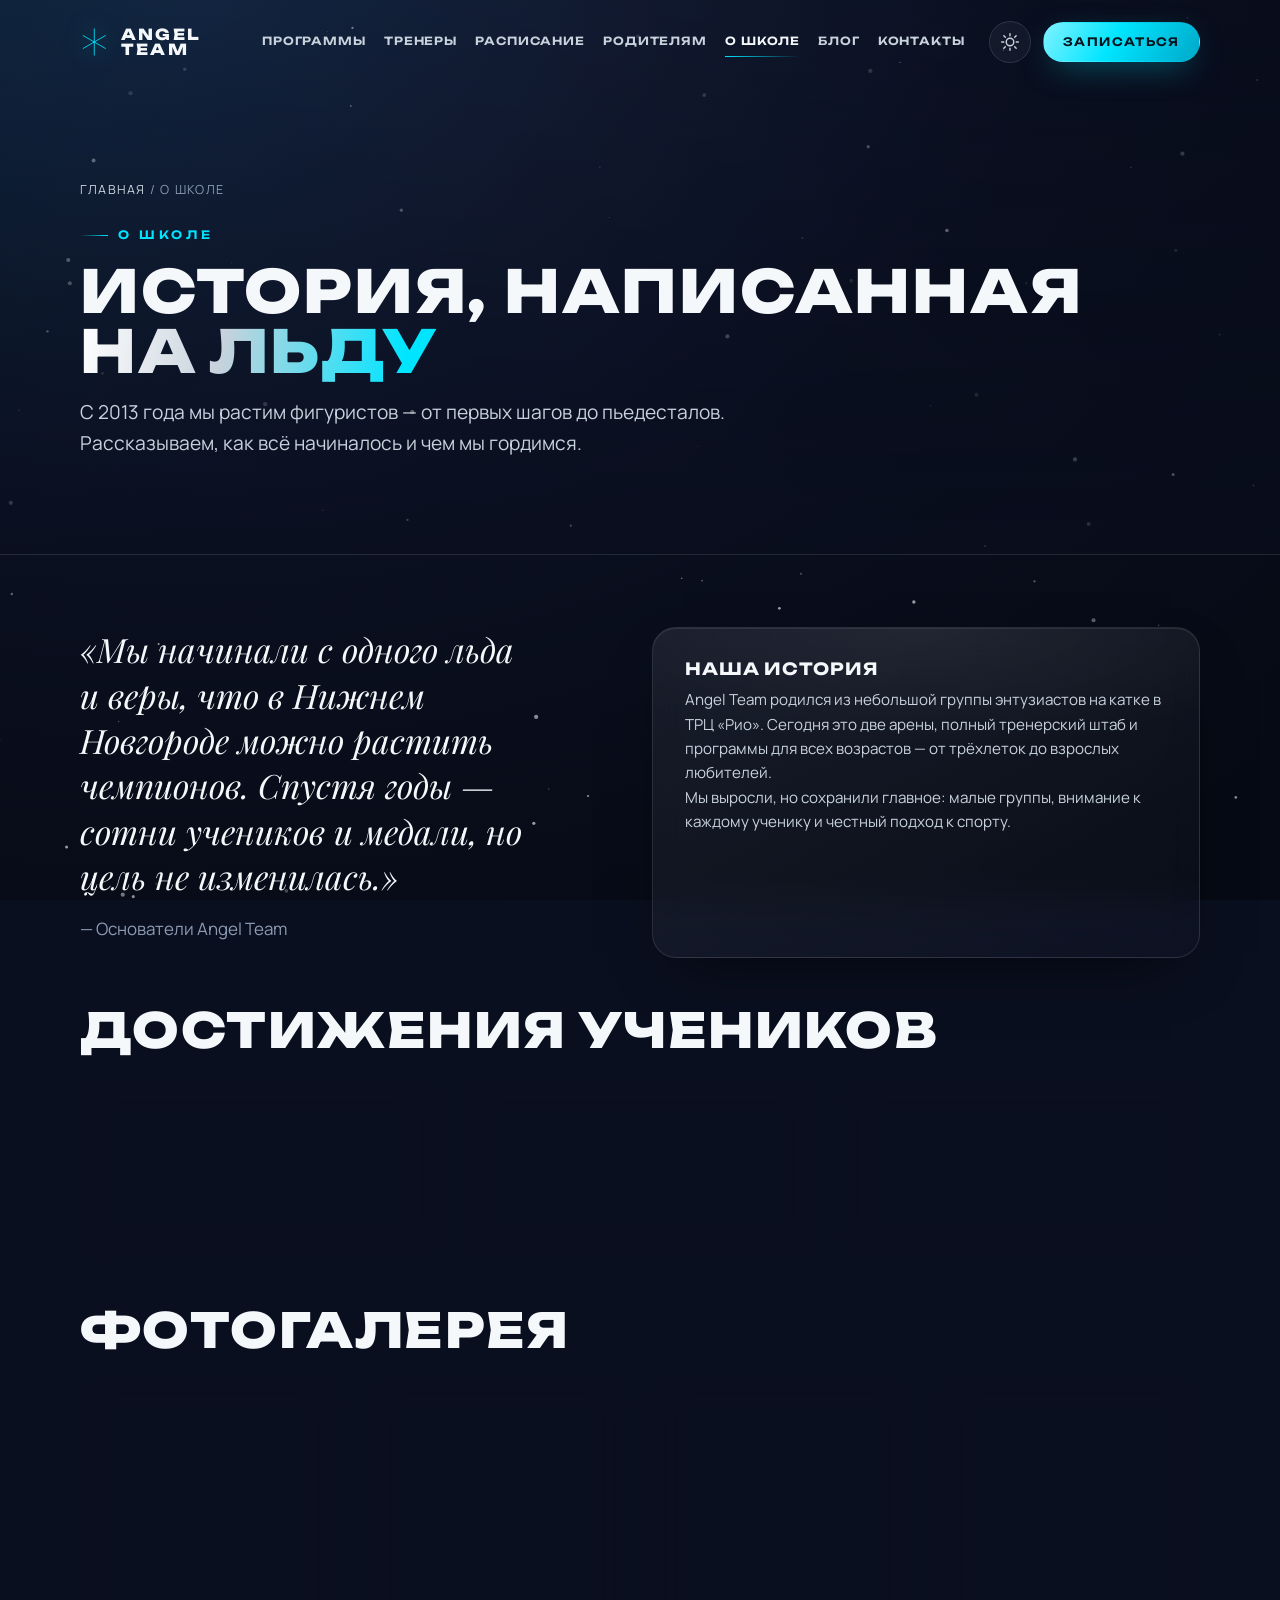
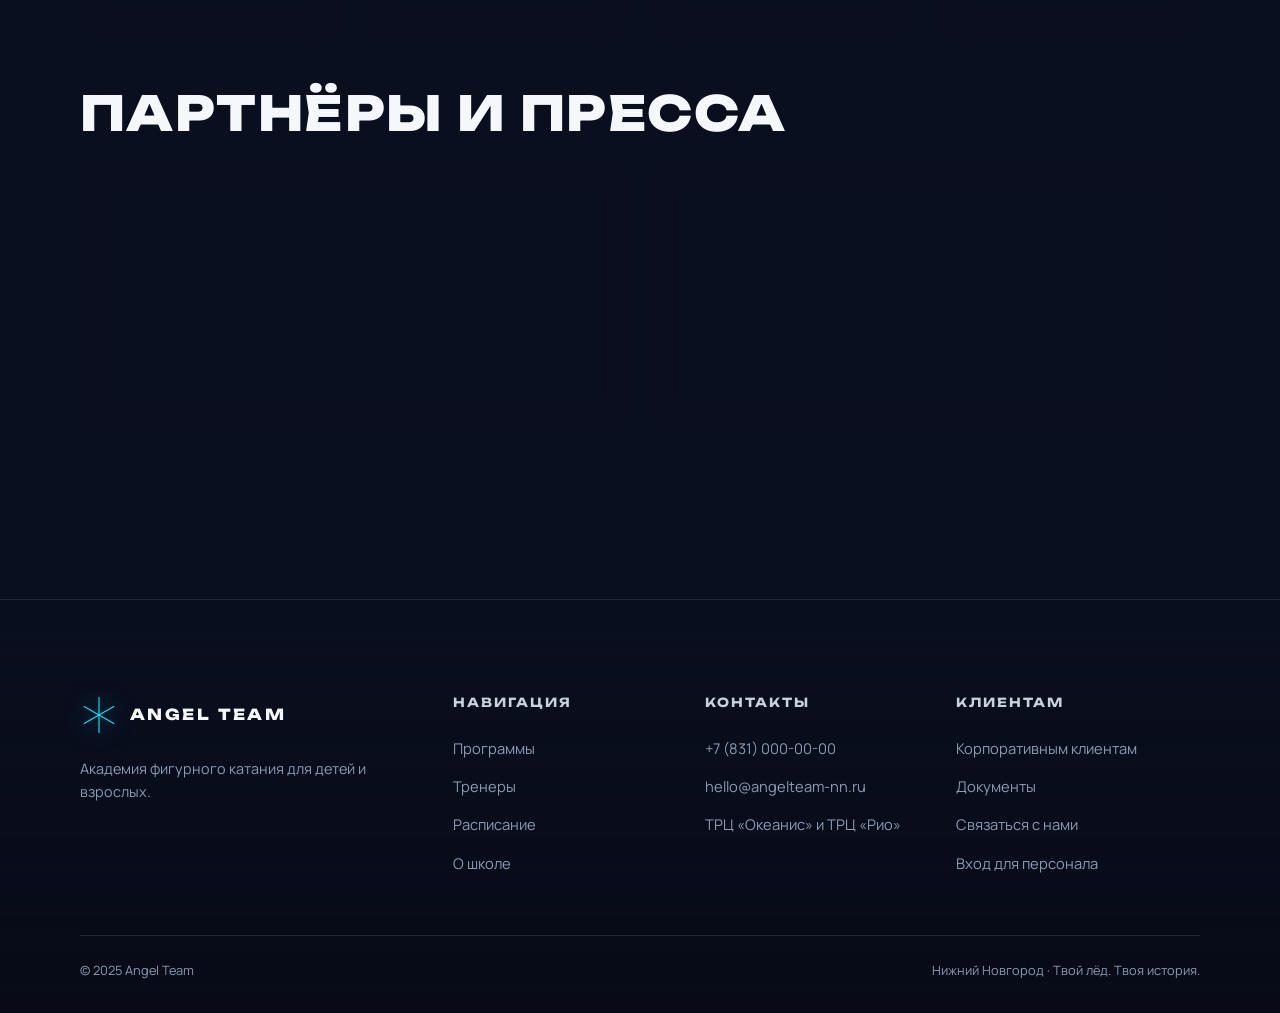
<file: about.html>
<!DOCTYPE html>
<html lang="ru">
<head>
  <meta charset="UTF-8" />
  <meta name="viewport" content="width=device-width, initial-scale=1.0" />
  <title>О школе — Angel Team · Школа фигурного катания</title>
  <meta name="description" content="История школы фигурного катания Angel Team, достижения учеников, фотогалерея с соревнований, партнёры и пресса о нас." />
  <link rel="canonical" href="https://angelteam-nn.ru/about.html" />
  <link rel="preconnect" href="https://fonts.googleapis.com" />
  <link rel="preconnect" href="https://fonts.gstatic.com" crossorigin />
  <link href="https://fonts.googleapis.com/css2?family=Unbounded:wght@400;600;700;800&family=Manrope:wght@300;400;500;600;700&family=Playfair+Display:ital,wght@1,400;1,500&display=swap" rel="stylesheet" />
  <link rel="stylesheet" href="assets/css/style.css" />
</head>
<body>
  <a class="skip-link" href="#main">Перейти к содержимому</a>
  <canvas id="snow" aria-hidden="true"></canvas>

  <header class="nav" data-nav>
    <div class="container nav__inner">
      <a class="logo" href="index.html" aria-label="Angel Team — на главную">
        <svg class="logo__mark" viewBox="0 0 100 100" fill="none" aria-hidden="true"><g class="flake" stroke="currentColor" stroke-width="3" stroke-linecap="round"><path d="M50 4v92"/><path d="M11 27.5l78 45"/><path d="M11 72.5l78-45"/><circle cx="50" cy="50" r="3" fill="currentColor" stroke="none"/></g></svg>
        <span class="logo__word">Angel Team<span class="logo__sub">школа фигурного катания</span></span>
      </a>
      <nav class="nav__menu" id="menu" aria-label="Основная навигация">
        <a class="nav__link" href="programs.html">Программы</a>
        <a class="nav__link" href="trainers.html">Тренеры</a>
        <a class="nav__link" href="schedule.html">Расписание</a>
        <a class="nav__link" href="parents.html">Родителям</a>
        <a class="nav__link is-active" href="about.html">О школе</a>
        <a class="nav__link" href="blog.html">Блог</a>
        <a class="nav__link" href="contacts.html">Контакты</a>
        <button class="nav__theme" data-theme-toggle aria-label="Переключить тему" aria-pressed="false">
          <svg class="sun" viewBox="0 0 24 24" fill="none" stroke="currentColor" stroke-width="1.7" stroke-linecap="round" stroke-linejoin="round"><circle cx="12" cy="12" r="4.5"/><path d="M12 2v2.5M12 19.5V22M2 12h2.5M19.5 12H22M4.6 4.6l1.8 1.8M17.6 17.6l1.8 1.8M4.6 19.4l1.8-1.8M17.6 6.4l1.8-1.8"/></svg>
          <svg class="moon" viewBox="0 0 24 24" fill="none" stroke="currentColor" stroke-width="1.7" stroke-linecap="round" stroke-linejoin="round"><path d="M20 14.5A8.5 8.5 0 0 1 9.5 4a8.5 8.5 0 1 0 10.5 10.5z"/></svg>
          <span>Тема</span>
        </button>
      </nav>
      <div class="nav__actions">
        <button class="icon-btn theme-toggle" data-theme-toggle aria-label="Переключить тему" aria-pressed="false">
          <svg class="sun" viewBox="0 0 24 24" fill="none" stroke="currentColor" stroke-width="1.7" stroke-linecap="round" stroke-linejoin="round"><circle cx="12" cy="12" r="4.5"/><path d="M12 2v2.5M12 19.5V22M2 12h2.5M19.5 12H22M4.6 4.6l1.8 1.8M17.6 17.6l1.8 1.8M4.6 19.4l1.8-1.8M17.6 6.4l1.8-1.8"/></svg>
          <svg class="moon" viewBox="0 0 24 24" fill="none" stroke="currentColor" stroke-width="1.7" stroke-linecap="round" stroke-linejoin="round"><path d="M20 14.5A8.5 8.5 0 0 1 9.5 4a8.5 8.5 0 1 0 10.5 10.5z"/></svg>
        </button>
        <a class="btn btn-primary btn-sm nav__cta" href="contacts.html#form">Записаться</a>
        <button class="burger nav__burger" aria-label="Открыть меню" aria-expanded="false" aria-controls="menu"><span></span><span></span><span></span></button>
      </div>
    </div>
  </header>

  <main id="main">
    <section class="page-hero">
      <div class="page-hero__bg" aria-hidden="true"></div>
      <div class="container">
        <nav class="crumb" aria-label="Хлебные крошки"><a href="index.html">Главная</a> / О школе</nav>
        <p class="eyebrow reveal">О школе</p>
        <h1 class="display display--xl reveal" data-delay="1">История, написанная<br /><span class="text-gradient">на льду</span></h1>
        <p class="lead reveal" data-delay="2">С 2013 года мы растим фигуристов — от первых шагов до пьедесталов. Рассказываем, как всё начиналось и чем мы гордимся.</p>
      </div>
    </section>

    <section class="section section--tight">
      <div class="container">
        <div class="grid-2">
          <div class="reveal">
            <p class="quote">«Мы начинали с одного льда и веры, что в Нижнем Новгороде можно растить чемпионов. Спустя годы — сотни учеников и медали, но цель не изменилась.»</p>
            <p class="mt-2" style="color:var(--txt-faint)">— Основатели Angel Team</p>
          </div>
          <div class="glass feature reveal" data-delay="1">
            <h3>Наша история</h3>
            <p style="color:var(--txt-muted)">Angel Team родился из небольшой группы энтузиастов на катке в ТРЦ «Рио». Сегодня это две арены, полный тренерский штаб и программы для всех возрастов — от трёхлеток до взрослых любителей.</p>
            <p style="color:var(--txt-muted); margin:0">Мы выросли, но сохранили главное: малые группы, внимание к каждому ученику и честный подход к спорту.</p>
          </div>
        </div>

        <h2 class="display display--lg mt-5 reveal">Достижения учеников</h2>
        <div class="grid-3 mt-3">
          <article class="glass adv reveal"><div class="adv__num">150+</div><h3>Медалей</h3><p>На городских, областных и всероссийских соревнованиях за время работы школы.</p></article>
          <article class="glass adv reveal" data-delay="1"><div class="adv__num">40+</div><h3>Разрядников</h3><p>Учеников, выполнивших юношеские и взрослые спортивные разряды.</p></article>
          <article class="glass adv reveal" data-delay="2"><div class="adv__num">3</div><h3>Победителя ПФО</h3><p>Наши спортсмены поднимались на пьедестал первенства Приволжского округа.</p></article>
        </div>

        <h2 class="display display--lg mt-5 reveal">Фотогалерея</h2>
        <div class="grid-4 mt-3">
          <div class="glass card-link reveal" style="aspect-ratio:1; background:linear-gradient(150deg,#1a2845,#0a0f1f); display:grid; place-items:center"><span style="color:var(--txt-faint); font-size:0.8rem">Фото с турнира</span></div>
          <div class="glass card-link reveal" data-delay="1" style="aspect-ratio:1; background:linear-gradient(150deg,#16233f,#0a0f1f); display:grid; place-items:center"><span style="color:var(--txt-faint); font-size:0.8rem">Прокаты</span></div>
          <div class="glass card-link reveal" data-delay="2" style="aspect-ratio:1; background:linear-gradient(150deg,#13203c,#0a0f1f); display:grid; place-items:center"><span style="color:var(--txt-faint); font-size:0.8rem">Тренировки</span></div>
          <div class="glass card-link reveal" data-delay="3" style="aspect-ratio:1; background:linear-gradient(150deg,#1b2a4a,#0a0f1f); display:grid; place-items:center"><span style="color:var(--txt-faint); font-size:0.8rem">Награждения</span></div>
        </div>

        <h2 class="display display--lg mt-5 reveal">Партнёры и пресса</h2>
        <div class="grid-2 mt-3">
          <div class="glass feature reveal">
            <h3>Партнёры</h3>
            <ul class="meta-list">
              <li><span class="k">Арены</span><span>ТРЦ «Океанис», ТРЦ «Рио»</span></li>
              <li><span class="k">Магазины</span><span>Спортивные магазины коньков и экипировки (скидка ученикам)</span></li>
              <li><span class="k">Федерация</span><span>Федерация фигурного катания региона</span></li>
            </ul>
          </div>
          <div class="glass feature reveal" data-delay="1">
            <h3>Пресса о нас</h3>
            <ul class="meta-list">
              <li><span class="k">2024</span><span>«Angel Team: как частная школа растит чемпионов» — городской портал</span></li>
              <li><span class="k">2023</span><span>Репортаж о летних сборах школы — региональное ТВ</span></li>
              <li><span class="k">2022</span><span>Интервью с тренерами о детском спорте — журнал о здоровье</span></li>
            </ul>
          </div>
        </div>
      </div>
    </section>
  </main>

  <footer class="footer">
    <div class="container">
      <div class="footer__grid">
        <div>
          <a class="logo" href="index.html" aria-label="Angel Team — на главную">
            <svg class="logo__mark" viewBox="0 0 100 100" fill="none" aria-hidden="true"><g class="flake" stroke="currentColor" stroke-width="3" stroke-linecap="round"><path d="M50 4v92"/><path d="M11 27.5l78 45"/><path d="M11 72.5l78-45"/><circle cx="50" cy="50" r="3" fill="currentColor" stroke="none"/></g></svg>
            <span class="logo__word">Angel Team</span>
          </a>
          <p class="mt-2" style="color:var(--txt-faint); font-size:0.9rem">Академия фигурного катания для детей и взрослых.</p>
        </div>
        <nav aria-label="Навигация в подвале">
          <h4>Навигация</h4>
          <ul>
            <li><a href="programs.html">Программы</a></li>
            <li><a href="trainers.html">Тренеры</a></li>
            <li><a href="schedule.html">Расписание</a></li>
            <li><a href="about.html">О школе</a></li>
          </ul>
          <button class="nav__theme" data-theme-toggle aria-label="Переключить тему" aria-pressed="false">
          <svg class="sun" viewBox="0 0 24 24" fill="none" stroke="currentColor" stroke-width="1.7" stroke-linecap="round" stroke-linejoin="round"><circle cx="12" cy="12" r="4.5"/><path d="M12 2v2.5M12 19.5V22M2 12h2.5M19.5 12H22M4.6 4.6l1.8 1.8M17.6 17.6l1.8 1.8M4.6 19.4l1.8-1.8M17.6 6.4l1.8-1.8"/></svg>
          <svg class="moon" viewBox="0 0 24 24" fill="none" stroke="currentColor" stroke-width="1.7" stroke-linecap="round" stroke-linejoin="round"><path d="M20 14.5A8.5 8.5 0 0 1 9.5 4a8.5 8.5 0 1 0 10.5 10.5z"/></svg>
          <span>Тема</span>
        </button>
      </nav>
        <div>
          <h4>Контакты</h4>
          <ul>
            <li><a href="tel:+78310000000">+7 (831) 000-00-00</a></li>
            <li><a href="mailto:hello@angelteam-nn.ru">hello@angelteam-nn.ru</a></li>
            <li><span>ТРЦ «Океанис» и ТРЦ «Рио»</span></li>
          </ul>
        </div>
        <div>
          <h4>Клиентам</h4>
          <ul>
            <li><a href="corporate.html">Корпоративным клиентам</a></li>
            <li><a href="parents.html#docs">Документы</a></li>
            <li><a href="contacts.html">Связаться с нами</a></li>
            <li><a href="admin.html">Вход для персонала</a></li>
          </ul>
        </div>
      </div>
      <div class="footer__bottom"><span>© 2025 Angel Team</span><span>Нижний Новгород · Твой лёд. Твоя история.</span></div>
    </div>
  </footer>

  <script src="assets/js/main.js"></script>
</body>
</html>
</file>
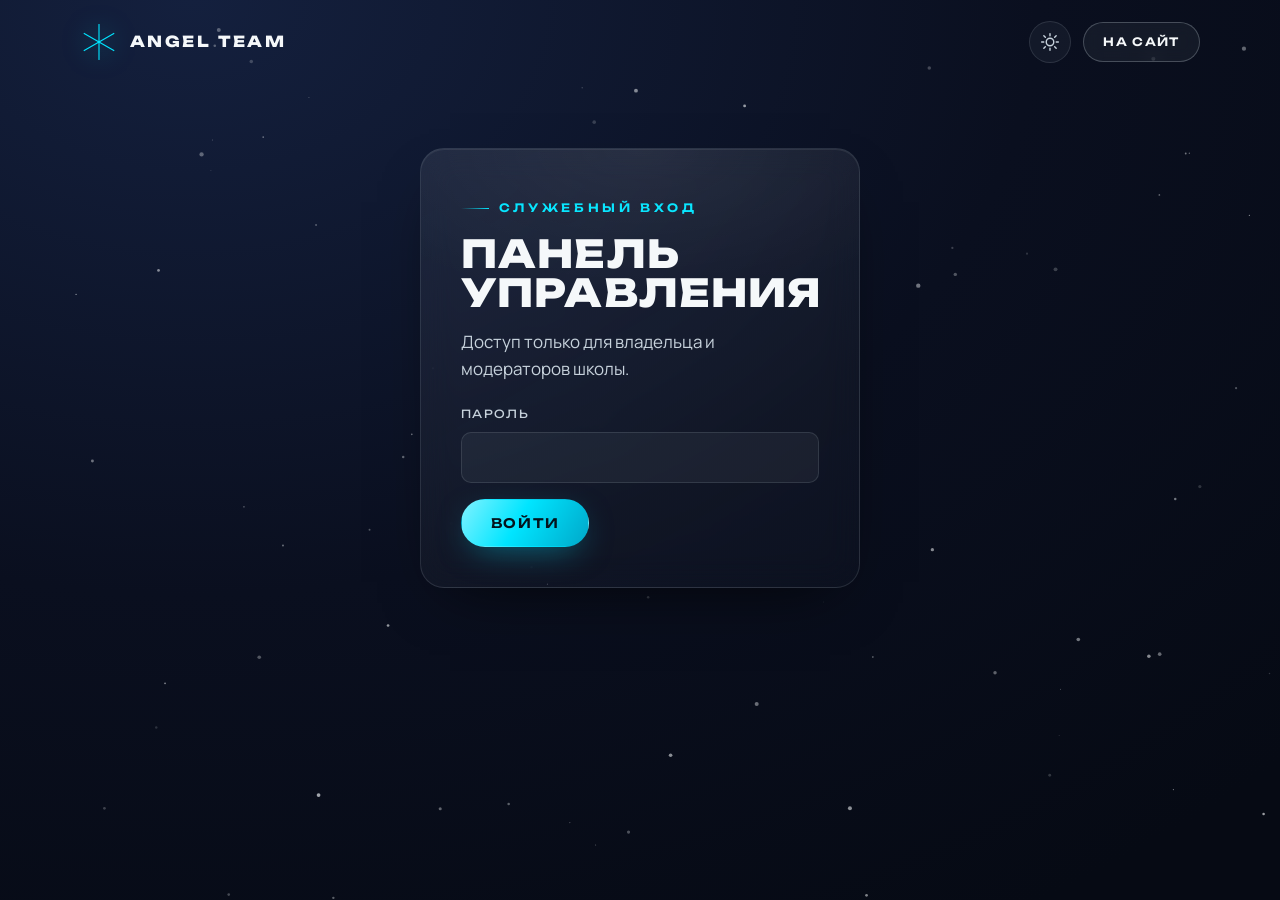
<file: admin.html>
<!DOCTYPE html>
<html lang="ru">
<head>
  <meta charset="UTF-8" />
  <meta name="viewport" content="width=device-width, initial-scale=1.0" />
  <meta name="robots" content="noindex, nofollow" />
  <title>Панель управления — Angel Team</title>
  <link rel="preconnect" href="https://fonts.googleapis.com" />
  <link rel="preconnect" href="https://fonts.gstatic.com" crossorigin />
  <link href="https://fonts.googleapis.com/css2?family=Unbounded:wght@400;600;700;800&family=Manrope:wght@300;400;500;600;700&family=Playfair+Display:ital,wght@1,400;1,500&display=swap" rel="stylesheet" />
  <link rel="stylesheet" href="assets/css/style.css" />
</head>
<body>
  <a class="skip-link" href="#main">Перейти к содержимому</a>
  <canvas id="snow" aria-hidden="true"></canvas>

  <header class="nav" data-nav>
    <div class="container nav__inner">
      <a class="logo" href="index.html" aria-label="Angel Team — на главную">
        <svg class="logo__mark" viewBox="0 0 100 100" fill="none" aria-hidden="true"><g class="flake" stroke="currentColor" stroke-width="3" stroke-linecap="round"><path d="M50 4v92"/><path d="M11 27.5l78 45"/><path d="M11 72.5l78-45"/><circle cx="50" cy="50" r="3" fill="currentColor" stroke="none"/></g></svg>
        <span class="logo__word">Angel Team<span class="logo__sub">панель управления</span></span>
      </a>
      <div class="nav__actions">
        <button class="icon-btn theme-toggle" data-theme-toggle aria-label="Переключить тему" aria-pressed="false">
          <svg class="sun" viewBox="0 0 24 24" fill="none" stroke="currentColor" stroke-width="1.7" stroke-linecap="round" stroke-linejoin="round"><circle cx="12" cy="12" r="4.5"/><path d="M12 2v2.5M12 19.5V22M2 12h2.5M19.5 12H22M4.6 4.6l1.8 1.8M17.6 17.6l1.8 1.8M4.6 19.4l1.8-1.8M17.6 6.4l1.8-1.8"/></svg>
          <svg class="moon" viewBox="0 0 24 24" fill="none" stroke="currentColor" stroke-width="1.7" stroke-linecap="round" stroke-linejoin="round"><path d="M20 14.5A8.5 8.5 0 0 1 9.5 4a8.5 8.5 0 1 0 10.5 10.5z"/></svg>
        </button>
        <a class="btn btn-ghost btn-sm" href="index.html">На сайт</a>
      </div>
    </div>
  </header>

  <main id="main" class="admin">
    <div class="container">

      <!-- ===== LOGIN ===== -->
      <section data-login-view>
        <div class="glass admin-login">
          <p class="eyebrow">Служебный вход</p>
          <h1 class="display display--md">Панель управления</h1>
          <p style="color:var(--txt-muted)">Доступ только для владельца и модераторов школы.</p>
          <form class="mt-3" data-admin-login>
            <div class="field">
              <label for="admin-pass">Пароль</label>
              <input type="password" id="admin-pass" name="password" autocomplete="current-password" required />
              <span class="error">Введите пароль</span>
            </div>
            <button class="btn btn-primary mt-2" type="submit">Войти</button>
            <div class="form-status" role="alert" aria-live="polite"></div>
          </form>
        </div>
      </section>

      <!-- ===== DASHBOARD ===== -->
      <section data-dashboard hidden>
        <div class="admin-head">
          <div>
            <p class="eyebrow">Панель управления</p>
            <h1 class="display display--md">Angel Team</h1>
          </div>
          <div class="flex gap-2 flex-wrap">
            <button class="btn btn-danger btn-sm" data-logout>Выйти</button>
          </div>
        </div>

        <div class="admin-tabs" role="tablist">
          <button class="chip is-active" data-tab="schedule" role="tab">Расписание</button>
          <button class="chip" data-tab="blog" role="tab">Блог</button>
        </div>

        <!-- Schedule -->
        <div class="admin-pane is-open" data-pane="schedule">
          <div class="admin-head">
            <h2 style="font-size:1.15rem; margin:0" class="display">Занятия на неделе</h2>
            <button class="btn btn-primary btn-sm" data-add-schedule>+ Добавить занятие</button>
          </div>

          <form class="admin-form" data-schedule-form hidden>
            <input type="hidden" data-s-id />
            <div class="form-grid">
              <div class="field">
                <label for="s-day">День</label>
                <select id="s-day" data-s-day>
                  <option value="1">Понедельник</option>
                  <option value="2">Вторник</option>
                  <option value="3">Среда</option>
                  <option value="4">Четверг</option>
                  <option value="5">Пятница</option>
                  <option value="6">Суббота</option>
                  <option value="7">Воскресенье</option>
                </select>
              </div>
              <div class="field">
                <label for="s-time">Время</label>
                <input id="s-time" type="text" data-s-time placeholder="17:00" />
              </div>
              <div class="field full">
                <label for="s-name">Программа</label>
                <input id="s-name" type="text" data-s-name placeholder="Малыши 3–5 лет" />
              </div>
              <div class="field">
                <label for="s-level">Уровень</label>
                <select id="s-level" data-s-level>
                  <option value="kids">Дети</option>
                  <option value="sport">Спорт</option>
                  <option value="adult">Взрослые</option>
                </select>
              </div>
              <div class="field">
                <label for="s-venue">Площадка</label>
                <select id="s-venue" data-s-venue>
                  <option value="okeanis">ТРЦ «Океанис»</option>
                  <option value="rio">ТРЦ «Рио»</option>
                </select>
              </div>
            </div>
            <div class="flex gap-2 mt-2">
              <button class="btn btn-primary btn-sm" type="submit">Сохранить</button>
              <button class="btn btn-quiet btn-sm" type="button" data-s-cancel>Отмена</button>
            </div>
          </form>

          <div data-schedule-list></div>
          <button class="btn btn-quiet btn-sm mt-3" data-reset-schedule>Сбросить к демо-данным</button>
        </div>

        <!-- Blog -->
        <div class="admin-pane" data-pane="blog">
          <div class="admin-head">
            <h2 style="font-size:1.15rem; margin:0" class="display">Публикации</h2>
            <button class="btn btn-primary btn-sm" data-add-blog>+ Добавить запись</button>
          </div>

          <form class="admin-form" data-blog-form hidden>
            <input type="hidden" data-b-id />
            <div class="form-grid">
              <div class="field full">
                <label for="b-title">Заголовок</label>
                <input id="b-title" type="text" data-b-title placeholder="Заголовок публикации" />
              </div>
              <div class="field">
                <label for="b-date">Дата</label>
                <input id="b-date" type="text" data-b-date placeholder="12 мая 2025" />
              </div>
              <div class="field">
                <label for="b-cat">Категория</label>
                <input id="b-cat" type="text" data-b-cat placeholder="Анонс / Новость / Статья" />
              </div>
              <div class="field full">
                <label for="b-body">Текст</label>
                <textarea id="b-body" rows="4" data-b-body placeholder="Текст публикации…"></textarea>
              </div>
            </div>
            <div class="flex gap-2 mt-2">
              <button class="btn btn-primary btn-sm" type="submit">Сохранить</button>
              <button class="btn btn-quiet btn-sm" type="button" data-b-cancel>Отмена</button>
            </div>
          </form>

          <div data-blog-list></div>
          <button class="btn btn-quiet btn-sm mt-3" data-reset-blog>Сбросить к демо-данным</button>
        </div>
      </section>

    </div>
  </main>

  <script src="assets/js/main.js"></script>
  <script>
    (function () {
      "use strict";
      var PASS_HASH = "9498d2eecedc1a481002fbcd560cb2662026aefa5986f15125adb50f0bb8c0dd"; // sha256("angel2025")
      var SESSION_KEY = "at_admin";
      var SESSION_MS = 8 * 3600 * 1000;

      var store = window.AT_STORE;
      var loginView = document.querySelector("[data-login-view]");
      var dashView = document.querySelector("[data-dashboard]");
      var loginForm = document.querySelector("[data-admin-login]");
      var loginStatus = loginForm ? loginForm.querySelector(".form-status") : null;

      function escapeHtml(s) {
        return String(s == null ? "" : s).replace(/[&<>"']/g, function (c) {
          return { "&": "&amp;", "<": "&lt;", ">": "&gt;", '"': "&quot;", "'": "&#39;" }[c];
        });
      }

      async function sha256(str) {
        var buf = await crypto.subtle.digest("SHA-256", new TextEncoder().encode(str));
        return Array.from(new Uint8Array(buf)).map(function (b) { return b.toString(16).padStart(2, "0"); }).join("");
      }

      function isAuthed() {
        try { return Number(localStorage.getItem(SESSION_KEY)) > Date.now(); } catch (e) { return false; }
      }
      function setAuthed() {
        try { localStorage.setItem(SESSION_KEY, String(Date.now() + SESSION_MS)); } catch (e) {}
      }
      function clearAuth() {
        try { localStorage.removeItem(SESSION_KEY); } catch (e) {}
      }

      function show(authed) {
        loginView.hidden = authed;
        dashView.hidden = !authed;
        if (authed) renderAll();
      }

      /* ---- login ---- */
      loginForm.addEventListener("submit", async function (e) {
        e.preventDefault();
        var field = loginForm.querySelector(".field");
        var pass = loginForm.querySelector("#admin-pass").value;
        var hash;
        try { hash = await sha256(pass); }
        catch (err) {
          loginStatus.className = "form-status is-visible bad";
          loginStatus.textContent = "Браузер не поддерживает безопасное хеширование. Откройте сайт через https или локальный сервер.";
          return;
        }
        if (hash === PASS_HASH) {
          setAuthed();
          loginStatus.className = "form-status is-visible ok";
          loginStatus.textContent = "Доступ разрешён.";
          show(true);
          loginForm.reset();
        } else {
          loginStatus.className = "form-status is-visible bad";
          loginStatus.textContent = "Неверный пароль.";
        }
      });

      document.querySelector("[data-logout]").addEventListener("click", function () {
        clearAuth();
        show(false);
      });

      /* ---- tabs ---- */
      document.querySelectorAll("[data-tab]").forEach(function (t) {
        t.addEventListener("click", function () {
          document.querySelectorAll("[data-tab]").forEach(function (x) { x.classList.remove("is-active"); });
          t.classList.add("is-active");
          document.querySelectorAll("[data-pane]").forEach(function (p) { p.classList.remove("is-open"); });
          document.querySelector('[data-pane="' + t.dataset.tab + '"]').classList.add("is-open");
        });
      });

      /* ---- schedule CRUD ---- */
      var sForm = document.querySelector("[data-schedule-form]");
      var sList = document.querySelector("[data-schedule-list]");
      var DAYS = ["Пн", "Вт", "Ср", "Чт", "Пт", "Сб", "Вс"];
      var VENUES = { okeanis: "Океанис", rio: "Рио" };
      var LEVELS = { kids: "Дети", sport: "Спорт", adult: "Взрослые" };

      function renderSchedule() {
        var items = store.getSchedule().sort(function (a, b) {
          return (+a.day - +b.day) || (a.time || "").localeCompare(b.time || "");
        });
        if (!items.length) { sList.innerHTML = '<p style="color:var(--txt-faint)">Нет занятий.</p>'; return; }
        sList.innerHTML = items.map(function (it) {
          return '<div class="admin-row">' +
            '<div class="admin-row__main">' +
            '<div class="admin-row__title">' + escapeHtml(it.name) + "</div>" +
            '<div class="admin-row__sub">' + DAYS[(+it.day - 1)] + " · " + escapeHtml(it.time) + " · " + (LEVELS[it.level] || it.level) + " · " + (VENUES[it.venue] || it.venue) + "</div>" +
            "</div>" +
            '<div class="admin-row__actions">' +
            '<button class="btn btn-quiet btn-sm" data-s-edit="' + it.id + '">Изменить</button>' +
            '<button class="btn btn-danger btn-sm" data-s-del="' + it.id + '">Удалить</button>' +
            "</div></div>";
        }).join("");
      }

      function openScheduleForm(item) {
        sForm.hidden = false;
        sForm.querySelector("[data-s-id]").value = item ? item.id : "";
        sForm.querySelector("[data-s-day]").value = item ? item.day : 1;
        sForm.querySelector("[data-s-time]").value = item ? item.time : "";
        sForm.querySelector("[data-s-name]").value = item ? item.name : "";
        sForm.querySelector("[data-s-level]").value = item ? item.level : "kids";
        sForm.querySelector("[data-s-venue]").value = item ? item.venue : "okeanis";
        sForm.scrollIntoView({ behavior: "smooth", block: "start" });
      }

      document.querySelector("[data-add-schedule]").addEventListener("click", function () { openScheduleForm(null); });
      document.querySelector("[data-s-cancel]").addEventListener("click", function () { sForm.hidden = true; });

      sForm.addEventListener("submit", function (e) {
        e.preventDefault();
        var items = store.getSchedule();
        var id = sForm.querySelector("[data-s-id]").value;
        var obj = {
          day: +sForm.querySelector("[data-s-day]").value,
          time: sForm.querySelector("[data-s-time]").value.trim(),
          name: sForm.querySelector("[data-s-name]").value.trim(),
          level: sForm.querySelector("[data-s-level]").value,
          venue: sForm.querySelector("[data-s-venue]").value
        };
        if (!obj.name || !obj.time) { alert("Заполните время и название программы."); return; }
        if (id) {
          items = items.map(function (it) { return String(it.id) === String(id) ? Object.assign({}, it, obj) : it; });
        } else {
          obj.id = store.nextId(items);
          items.push(obj);
        }
        store.saveSchedule(items);
        sForm.hidden = true;
        renderSchedule();
      });

      sList.addEventListener("click", function (e) {
        var ed = e.target.closest("[data-s-edit]");
        var del = e.target.closest("[data-s-del]");
        var items = store.getSchedule();
        if (ed) {
          var it = items.find(function (x) { return String(x.id) === String(ed.dataset.sEdit); });
          if (it) openScheduleForm(it);
        }
        if (del) {
          if (confirm("Удалить занятие?")) {
            store.saveSchedule(items.filter(function (x) { return String(x.id) !== String(del.dataset.sDel); }));
            renderSchedule();
          }
        }
      });

      document.querySelector("[data-reset-schedule]").addEventListener("click", function () {
        if (confirm("Вернуть демо-расписание?")) { store.resetSchedule(); renderSchedule(); }
      });

      /* ---- blog CRUD ---- */
      var bForm = document.querySelector("[data-blog-form]");
      var bList = document.querySelector("[data-blog-list]");

      function renderBlog() {
        var items = store.getBlog();
        if (!items.length) { bList.innerHTML = '<p style="color:var(--txt-faint)">Нет публикаций.</p>'; return; }
        bList.innerHTML = items.map(function (it) {
          return '<div class="admin-row">' +
            '<div class="admin-row__main">' +
            '<div class="admin-row__title">' + escapeHtml(it.title) + "</div>" +
            '<div class="admin-row__sub">' + escapeHtml(it.date) + " · " + escapeHtml(it.category) + "</div>" +
            "</div>" +
            '<div class="admin-row__actions">' +
            '<button class="btn btn-quiet btn-sm" data-b-edit="' + it.id + '">Изменить</button>' +
            '<button class="btn btn-danger btn-sm" data-b-del="' + it.id + '">Удалить</button>' +
            "</div></div>";
        }).join("");
      }

      function openBlogForm(item) {
        bForm.hidden = false;
        bForm.querySelector("[data-b-id]").value = item ? item.id : "";
        bForm.querySelector("[data-b-title]").value = item ? item.title : "";
        bForm.querySelector("[data-b-date]").value = item ? item.date : "";
        bForm.querySelector("[data-b-cat]").value = item ? item.category : "";
        bForm.querySelector("[data-b-body]").value = item ? item.body : "";
        bForm.scrollIntoView({ behavior: "smooth", block: "start" });
      }

      document.querySelector("[data-add-blog]").addEventListener("click", function () { openBlogForm(null); });
      document.querySelector("[data-b-cancel]").addEventListener("click", function () { bForm.hidden = true; });

      bForm.addEventListener("submit", function (e) {
        e.preventDefault();
        var items = store.getBlog();
        var id = bForm.querySelector("[data-b-id]").value;
        var obj = {
          title: bForm.querySelector("[data-b-title]").value.trim(),
          date: bForm.querySelector("[data-b-date]").value.trim(),
          category: bForm.querySelector("[data-b-cat]").value.trim(),
          body: bForm.querySelector("[data-b-body]").value.trim()
        };
        if (!obj.title) { alert("Укажите заголовок."); return; }
        if (id) {
          items = items.map(function (it) { return String(it.id) === String(id) ? Object.assign({}, it, obj) : it; });
        } else {
          obj.id = store.nextId(items);
          items.unshift(obj);
        }
        store.saveBlog(items);
        bForm.hidden = true;
        renderBlog();
      });

      bList.addEventListener("click", function (e) {
        var ed = e.target.closest("[data-b-edit]");
        var del = e.target.closest("[data-b-del]");
        var items = store.getBlog();
        if (ed) {
          var it = items.find(function (x) { return String(x.id) === String(ed.dataset.bEdit); });
          if (it) openBlogForm(it);
        }
        if (del) {
          if (confirm("Удалить публикацию?")) {
            store.saveBlog(items.filter(function (x) { return String(x.id) !== String(del.dataset.bDel); }));
            renderBlog();
          }
        }
      });

      document.querySelector("[data-reset-blog]").addEventListener("click", function () {
        if (confirm("Вернуть демо-записи блога?")) { store.resetBlog(); renderBlog(); }
      });

      function renderAll() { renderSchedule(); renderBlog(); }

      show(isAuthed());
    })();
  </script>
</body>
</html>
</file>
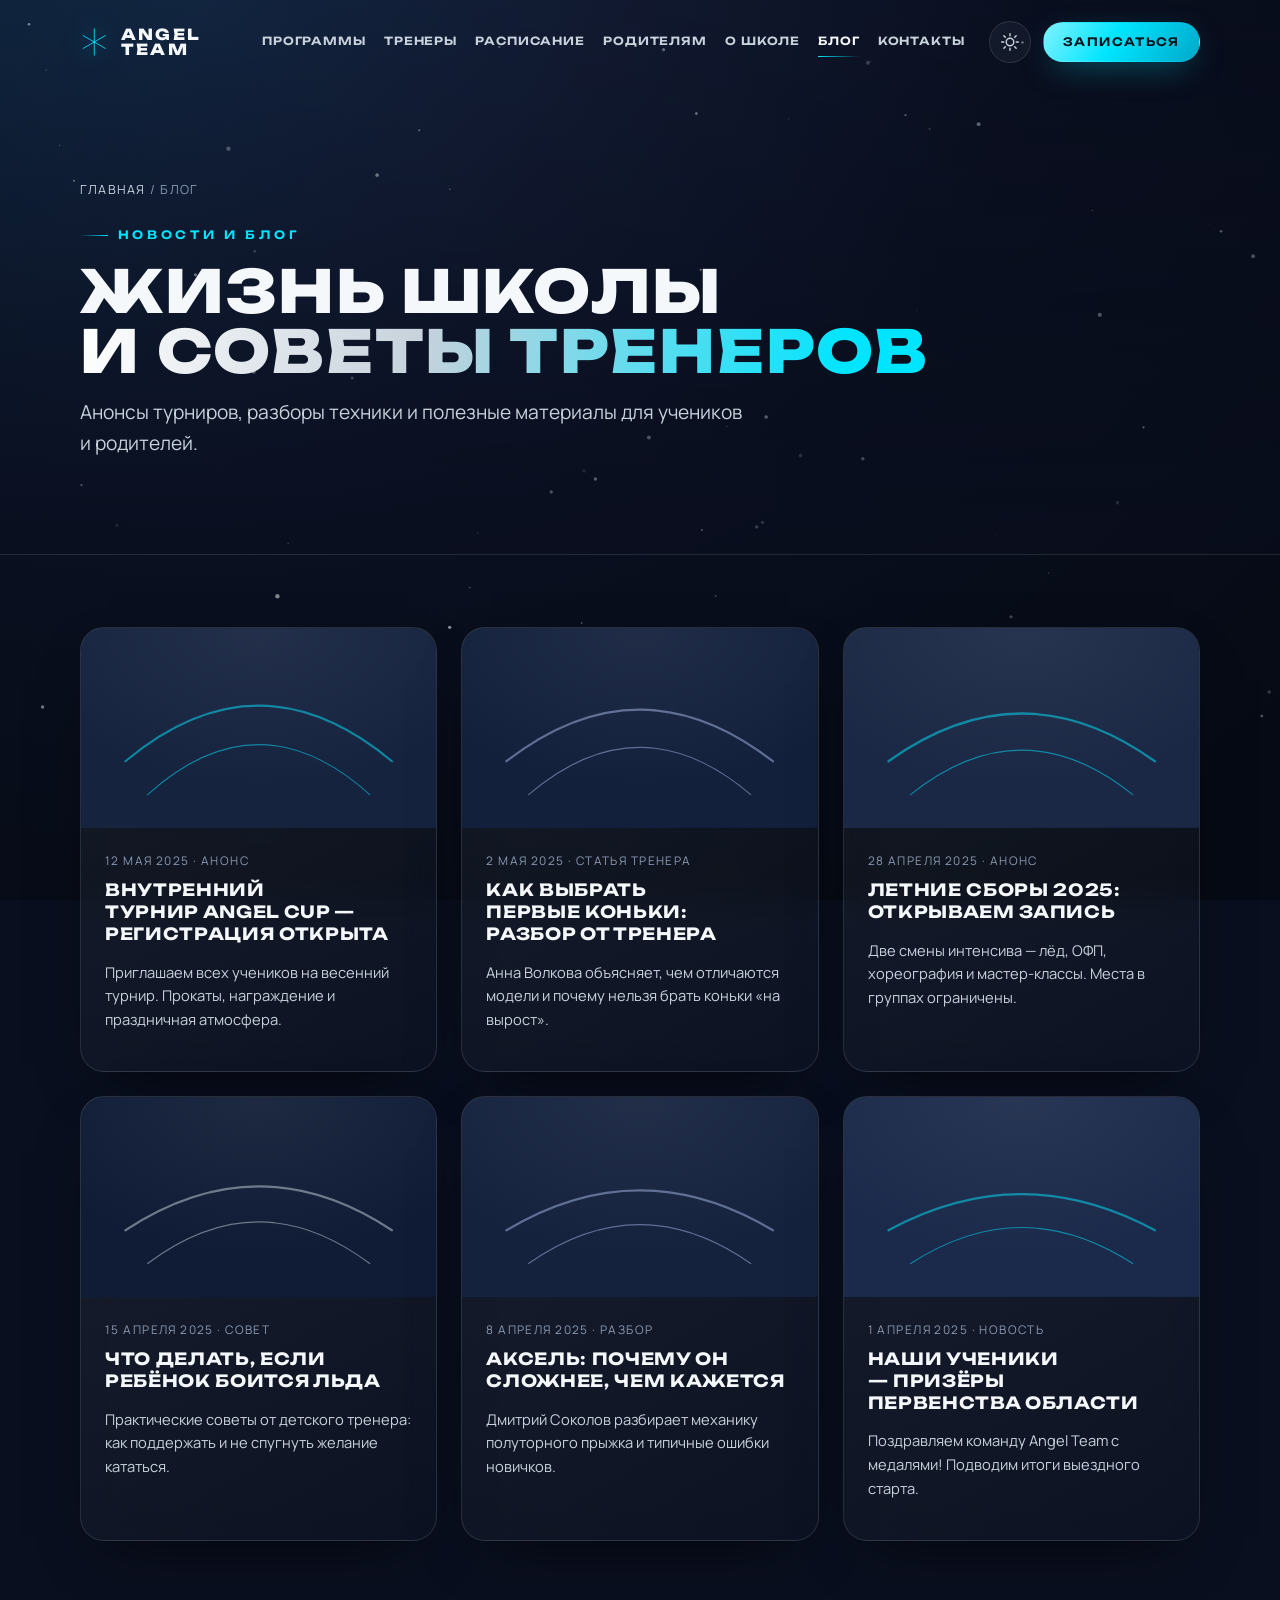
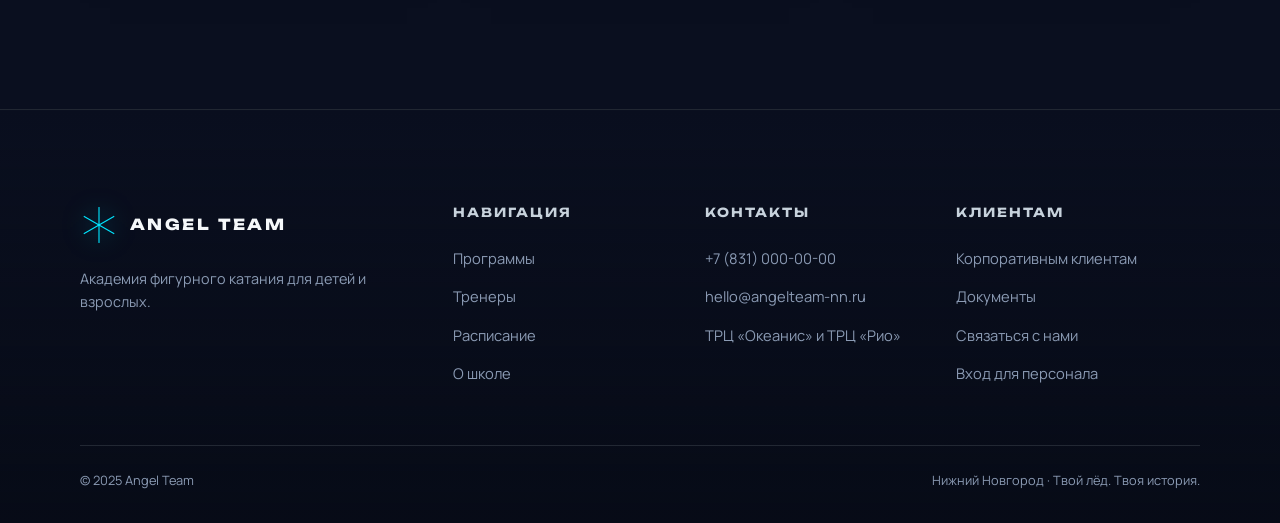
<file: blog.html>
<!DOCTYPE html>
<html lang="ru">
<head>
  <meta charset="UTF-8" />
  <meta name="viewport" content="width=device-width, initial-scale=1.0" />
  <title>Новости и блог — Angel Team · Школа фигурного катания</title>
  <meta name="description" content="Новости школы фигурного катания Angel Team: анонсы турниров и сборов, статьи тренеров, советы и разборы техники." />
  <link rel="canonical" href="https://angelteam-nn.ru/blog.html" />
  <link rel="preconnect" href="https://fonts.googleapis.com" />
  <link rel="preconnect" href="https://fonts.gstatic.com" crossorigin />
  <link href="https://fonts.googleapis.com/css2?family=Unbounded:wght@400;600;700;800&family=Manrope:wght@300;400;500;600;700&family=Playfair+Display:ital,wght@1,400;1,500&display=swap" rel="stylesheet" />
  <link rel="stylesheet" href="assets/css/style.css" />
</head>
<body>
  <a class="skip-link" href="#main">Перейти к содержимому</a>
  <canvas id="snow" aria-hidden="true"></canvas>

  <header class="nav" data-nav>
    <div class="container nav__inner">
      <a class="logo" href="index.html" aria-label="Angel Team — на главную">
        <svg class="logo__mark" viewBox="0 0 100 100" fill="none" aria-hidden="true"><g class="flake" stroke="currentColor" stroke-width="3" stroke-linecap="round"><path d="M50 4v92"/><path d="M11 27.5l78 45"/><path d="M11 72.5l78-45"/><circle cx="50" cy="50" r="3" fill="currentColor" stroke="none"/></g></svg>
        <span class="logo__word">Angel Team<span class="logo__sub">школа фигурного катания</span></span>
      </a>
      <nav class="nav__menu" id="menu" aria-label="Основная навигация">
        <a class="nav__link" href="programs.html">Программы</a>
        <a class="nav__link" href="trainers.html">Тренеры</a>
        <a class="nav__link" href="schedule.html">Расписание</a>
        <a class="nav__link" href="parents.html">Родителям</a>
        <a class="nav__link" href="about.html">О школе</a>
        <a class="nav__link is-active" href="blog.html">Блог</a>
        <a class="nav__link" href="contacts.html">Контакты</a>
        <button class="nav__theme" data-theme-toggle aria-label="Переключить тему" aria-pressed="false">
          <svg class="sun" viewBox="0 0 24 24" fill="none" stroke="currentColor" stroke-width="1.7" stroke-linecap="round" stroke-linejoin="round"><circle cx="12" cy="12" r="4.5"/><path d="M12 2v2.5M12 19.5V22M2 12h2.5M19.5 12H22M4.6 4.6l1.8 1.8M17.6 17.6l1.8 1.8M4.6 19.4l1.8-1.8M17.6 6.4l1.8-1.8"/></svg>
          <svg class="moon" viewBox="0 0 24 24" fill="none" stroke="currentColor" stroke-width="1.7" stroke-linecap="round" stroke-linejoin="round"><path d="M20 14.5A8.5 8.5 0 0 1 9.5 4a8.5 8.5 0 1 0 10.5 10.5z"/></svg>
          <span>Тема</span>
        </button>
      </nav>
      <div class="nav__actions">
        <button class="icon-btn theme-toggle" data-theme-toggle aria-label="Переключить тему" aria-pressed="false">
          <svg class="sun" viewBox="0 0 24 24" fill="none" stroke="currentColor" stroke-width="1.7" stroke-linecap="round" stroke-linejoin="round"><circle cx="12" cy="12" r="4.5"/><path d="M12 2v2.5M12 19.5V22M2 12h2.5M19.5 12H22M4.6 4.6l1.8 1.8M17.6 17.6l1.8 1.8M4.6 19.4l1.8-1.8M17.6 6.4l1.8-1.8"/></svg>
          <svg class="moon" viewBox="0 0 24 24" fill="none" stroke="currentColor" stroke-width="1.7" stroke-linecap="round" stroke-linejoin="round"><path d="M20 14.5A8.5 8.5 0 0 1 9.5 4a8.5 8.5 0 1 0 10.5 10.5z"/></svg>
        </button>
        <a class="btn btn-primary btn-sm nav__cta" href="contacts.html#form">Записаться</a>
        <button class="burger nav__burger" aria-label="Открыть меню" aria-expanded="false" aria-controls="menu"><span></span><span></span><span></span></button>
      </div>
    </div>
  </header>

  <main id="main">
    <section class="page-hero">
      <div class="page-hero__bg" aria-hidden="true"></div>
      <div class="container">
        <nav class="crumb" aria-label="Хлебные крошки"><a href="index.html">Главная</a> / Блог</nav>
        <p class="eyebrow reveal">Новости и блог</p>
        <h1 class="display display--xl reveal" data-delay="1">Жизнь школы<br /><span class="text-gradient">и советы тренеров</span></h1>
        <p class="lead reveal" data-delay="2">Анонсы турниров, разборы техники и полезные материалы для учеников и родителей.</p>
      </div>
    </section>

    <section class="section section--tight">
      <div class="container">
        <div class="grid-3" data-blog-grid></div>
      </div>
    </section>
  </main>

  <footer class="footer">
    <div class="container">
      <div class="footer__grid">
        <div>
          <a class="logo" href="index.html" aria-label="Angel Team — на главную">
            <svg class="logo__mark" viewBox="0 0 100 100" fill="none" aria-hidden="true"><g class="flake" stroke="currentColor" stroke-width="3" stroke-linecap="round"><path d="M50 4v92"/><path d="M11 27.5l78 45"/><path d="M11 72.5l78-45"/><circle cx="50" cy="50" r="3" fill="currentColor" stroke="none"/></g></svg>
            <span class="logo__word">Angel Team</span>
          </a>
          <p class="mt-2" style="color:var(--txt-faint); font-size:0.9rem">Академия фигурного катания для детей и взрослых.</p>
        </div>
        <nav aria-label="Навигация в подвале">
          <h4>Навигация</h4>
          <ul>
            <li><a href="programs.html">Программы</a></li>
            <li><a href="trainers.html">Тренеры</a></li>
            <li><a href="schedule.html">Расписание</a></li>
            <li><a href="about.html">О школе</a></li>
          </ul>
          <button class="nav__theme" data-theme-toggle aria-label="Переключить тему" aria-pressed="false">
          <svg class="sun" viewBox="0 0 24 24" fill="none" stroke="currentColor" stroke-width="1.7" stroke-linecap="round" stroke-linejoin="round"><circle cx="12" cy="12" r="4.5"/><path d="M12 2v2.5M12 19.5V22M2 12h2.5M19.5 12H22M4.6 4.6l1.8 1.8M17.6 17.6l1.8 1.8M4.6 19.4l1.8-1.8M17.6 6.4l1.8-1.8"/></svg>
          <svg class="moon" viewBox="0 0 24 24" fill="none" stroke="currentColor" stroke-width="1.7" stroke-linecap="round" stroke-linejoin="round"><path d="M20 14.5A8.5 8.5 0 0 1 9.5 4a8.5 8.5 0 1 0 10.5 10.5z"/></svg>
          <span>Тема</span>
        </button>
      </nav>
        <div>
          <h4>Контакты</h4>
          <ul>
            <li><a href="tel:+78310000000">+7 (831) 000-00-00</a></li>
            <li><a href="mailto:hello@angelteam-nn.ru">hello@angelteam-nn.ru</a></li>
            <li><span>ТРЦ «Океанис» и ТРЦ «Рио»</span></li>
          </ul>
        </div>
        <div>
          <h4>Клиентам</h4>
          <ul>
            <li><a href="corporate.html">Корпоративным клиентам</a></li>
            <li><a href="parents.html#docs">Документы</a></li>
            <li><a href="contacts.html">Связаться с нами</a></li>
            <li><a href="admin.html">Вход для персонала</a></li>
          </ul>
        </div>
      </div>
      <div class="footer__bottom"><span>© 2025 Angel Team</span><span>Нижний Новгород · Твой лёд. Твоя история.</span></div>
    </div>
  </footer>

  <script src="assets/js/main.js"></script>
  <script>
    (function () {
      "use strict";
      var store = window.AT_STORE;
      var grid = document.querySelector("[data-blog-grid]");
      if (!grid || !store) return;

      // Цветовые заглушки-обложки (под реальные фото заменяются на <img>)
      var TONES = ["#16233f", "#13203c", "#1a2845", "#101c36", "#15223e", "#1b2a4a", "#14203e", "#182640"];
      var STROKES = ["#00E5FF", "#A8B8E8", "#00E5FF", "#C7D2DC", "#A8B8E8", "#00E5FF", "#C7D2DC", "#00E5FF"];

      function render() {
        var posts = store.getBlog();
        if (!posts.length) {
          grid.innerHTML = '<p style="color:var(--txt-faint)">Пока нет публикаций.</p>';
          return;
        }
        grid.innerHTML = posts.map(function (p, i) {
          var tone = TONES[i % TONES.length];
          var stroke = STROKES[i % STROKES.length];
          var media = '<svg viewBox="0 0 320 180" preserveAspectRatio="xMidYMid slice" aria-hidden="true">' +
            '<rect width="320" height="180" fill="' + tone + '"/>' +
            '<g fill="none" stroke="' + stroke + '" stroke-opacity=".5" stroke-linecap="round">' +
            '<path d="M40 120 Q160 ' + (20 + i * 7) + ' 280 120" stroke-width="2"/>' +
            '<path d="M60 150 Q160 ' + (60 + i * 5) + ' 260 150" stroke-width="1"/></g></svg>';

          return '<article class="glass card-link post-card reveal is-visible">' +
            '<div class="post-card__media">' + media + "</div>" +
            '<div class="post-card__body">' +
            '<div class="post-card__date">' + (p.date || "") + " · " + (p.category || "") + "</div>" +
            "<h3>" + escapeHtml(p.title) + "</h3>" +
            "<p>" + escapeHtml(p.body) + "</p>" +
            "</div></article>";
        }).join("");
      }

      function escapeHtml(s) {
        return String(s == null ? "" : s).replace(/[&<>"']/g, function (c) {
          return { "&": "&amp;", "<": "&lt;", ">": "&gt;", '"': "&quot;", "'": "&#39;" }[c];
        });
      }

      render();
    })();
  </script>
</body>
</html>
</file>
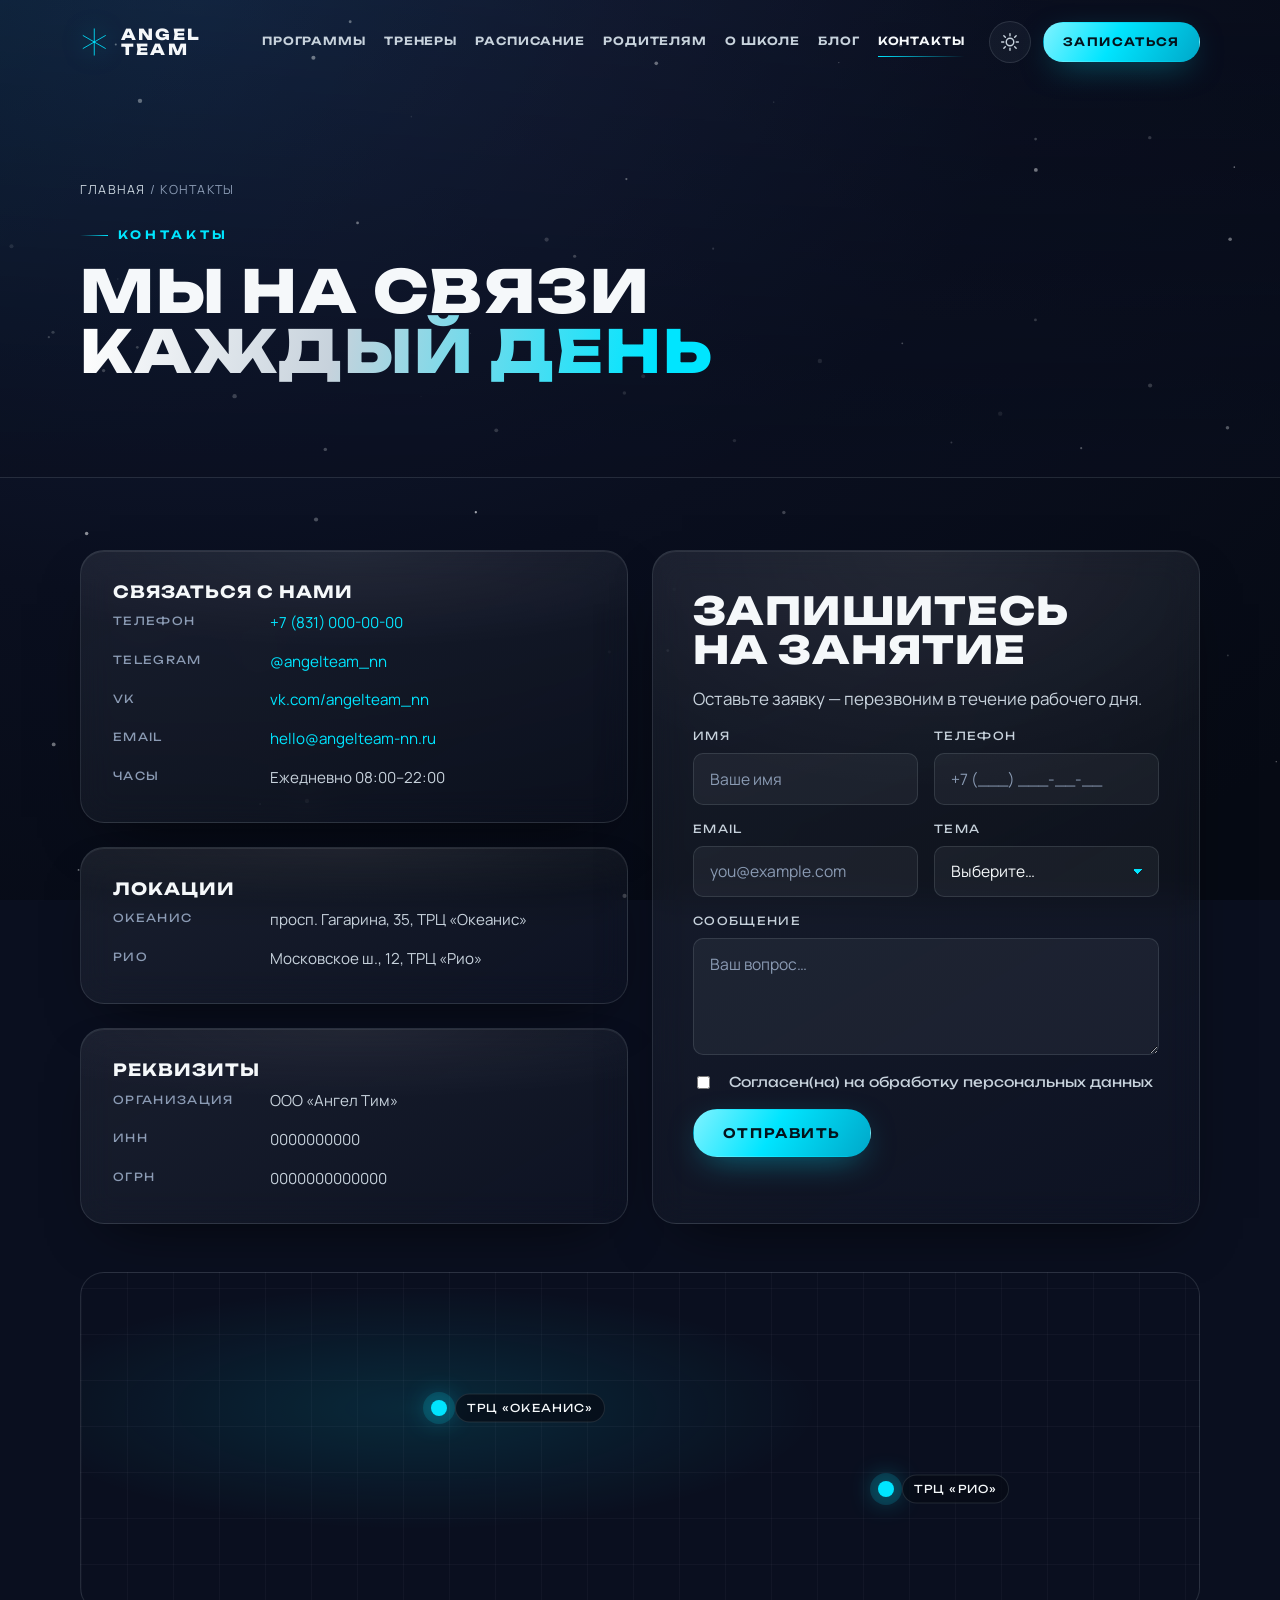
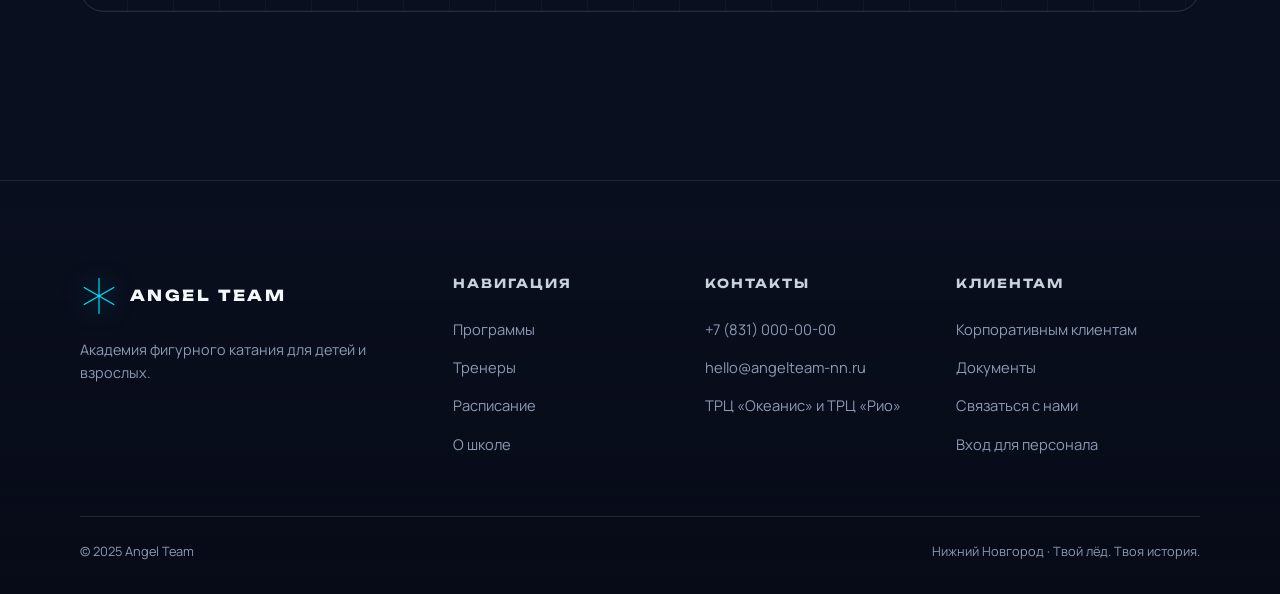
<file: contacts.html>
<!DOCTYPE html>
<html lang="ru">
<head>
  <meta charset="UTF-8" />
  <meta name="viewport" content="width=device-width, initial-scale=1.0" />
  <title>Контакты — Angel Team · Школа фигурного катания</title>
  <meta name="description" content="Контакты школы фигурного катания Angel Team: телефоны, мессенджеры, email, карта локаций, реквизиты и форма обратной связи." />
  <link rel="canonical" href="https://angelteam-nn.ru/contacts.html" />
  <link rel="preconnect" href="https://fonts.googleapis.com" />
  <link rel="preconnect" href="https://fonts.gstatic.com" crossorigin />
  <link href="https://fonts.googleapis.com/css2?family=Unbounded:wght@400;600;700;800&family=Manrope:wght@300;400;500;600;700&family=Playfair+Display:ital,wght@1,400;1,500&display=swap" rel="stylesheet" />
  <link rel="stylesheet" href="assets/css/style.css" />
</head>
<body>
  <a class="skip-link" href="#main">Перейти к содержимому</a>
  <canvas id="snow" aria-hidden="true"></canvas>

  <header class="nav" data-nav>
    <div class="container nav__inner">
      <a class="logo" href="index.html" aria-label="Angel Team — на главную">
        <svg class="logo__mark" viewBox="0 0 100 100" fill="none" aria-hidden="true"><g class="flake" stroke="currentColor" stroke-width="3" stroke-linecap="round"><path d="M50 4v92"/><path d="M11 27.5l78 45"/><path d="M11 72.5l78-45"/><circle cx="50" cy="50" r="3" fill="currentColor" stroke="none"/></g></svg>
        <span class="logo__word">Angel Team<span class="logo__sub">школа фигурного катания</span></span>
      </a>
      <nav class="nav__menu" id="menu" aria-label="Основная навигация">
        <a class="nav__link" href="programs.html">Программы</a>
        <a class="nav__link" href="trainers.html">Тренеры</a>
        <a class="nav__link" href="schedule.html">Расписание</a>
        <a class="nav__link" href="parents.html">Родителям</a>
        <a class="nav__link" href="about.html">О школе</a>
        <a class="nav__link" href="blog.html">Блог</a>
        <a class="nav__link is-active" href="contacts.html">Контакты</a>
        <button class="nav__theme" data-theme-toggle aria-label="Переключить тему" aria-pressed="false">
          <svg class="sun" viewBox="0 0 24 24" fill="none" stroke="currentColor" stroke-width="1.7" stroke-linecap="round" stroke-linejoin="round"><circle cx="12" cy="12" r="4.5"/><path d="M12 2v2.5M12 19.5V22M2 12h2.5M19.5 12H22M4.6 4.6l1.8 1.8M17.6 17.6l1.8 1.8M4.6 19.4l1.8-1.8M17.6 6.4l1.8-1.8"/></svg>
          <svg class="moon" viewBox="0 0 24 24" fill="none" stroke="currentColor" stroke-width="1.7" stroke-linecap="round" stroke-linejoin="round"><path d="M20 14.5A8.5 8.5 0 0 1 9.5 4a8.5 8.5 0 1 0 10.5 10.5z"/></svg>
          <span>Тема</span>
        </button>
      </nav>
      <div class="nav__actions">
        <button class="icon-btn theme-toggle" data-theme-toggle aria-label="Переключить тему" aria-pressed="false">
          <svg class="sun" viewBox="0 0 24 24" fill="none" stroke="currentColor" stroke-width="1.7" stroke-linecap="round" stroke-linejoin="round"><circle cx="12" cy="12" r="4.5"/><path d="M12 2v2.5M12 19.5V22M2 12h2.5M19.5 12H22M4.6 4.6l1.8 1.8M17.6 17.6l1.8 1.8M4.6 19.4l1.8-1.8M17.6 6.4l1.8-1.8"/></svg>
          <svg class="moon" viewBox="0 0 24 24" fill="none" stroke="currentColor" stroke-width="1.7" stroke-linecap="round" stroke-linejoin="round"><path d="M20 14.5A8.5 8.5 0 0 1 9.5 4a8.5 8.5 0 1 0 10.5 10.5z"/></svg>
        </button>
        <a class="btn btn-primary btn-sm nav__cta" href="contacts.html#form">Записаться</a>
        <button class="burger nav__burger" aria-label="Открыть меню" aria-expanded="false" aria-controls="menu"><span></span><span></span><span></span></button>
      </div>
    </div>
  </header>

  <main id="main">
    <section class="page-hero">
      <div class="page-hero__bg" aria-hidden="true"></div>
      <div class="container">
        <nav class="crumb" aria-label="Хлебные крошки"><a href="index.html">Главная</a> / Контакты</nav>
        <p class="eyebrow reveal">Контакты</p>
        <h1 class="display display--xl reveal" data-delay="1">Мы на связи<br /><span class="text-gradient">каждый день</span></h1>
      </div>
    </section>

    <section class="section section--tight">
      <div class="container">
        <div class="grid-2">
          <div>
            <div class="glass feature reveal">
              <h3>Связаться с нами</h3>
              <ul class="meta-list">
                <li><span class="k">Телефон</span><a href="tel:+78310000000">+7 (831) 000-00-00</a></li>
                <li><span class="k">Telegram</span><a href="https://t.me/angelteam_nn" target="_blank" rel="noopener">@angelteam_nn</a></li>
                <li><span class="k">VK</span><a href="https://vk.com/angelteam_nn" target="_blank" rel="noopener">vk.com/angelteam_nn</a></li>
                <li><span class="k">Email</span><a href="mailto:hello@angelteam-nn.ru">hello@angelteam-nn.ru</a></li>
                <li><span class="k">Часы</span><span>Ежедневно 08:00–22:00</span></li>
              </ul>
            </div>

            <div class="glass feature mt-3 reveal" data-delay="1">
              <h3>Локации</h3>
              <ul class="meta-list">
                <li><span class="k">Океанис</span><span>просп. Гагарина, 35, ТРЦ «Океанис»</span></li>
                <li><span class="k">Рио</span><span>Московское ш., 12, ТРЦ «Рио»</span></li>
              </ul>
            </div>

            <div class="glass feature mt-3 reveal" data-delay="2">
              <h3>Реквизиты</h3>
              <ul class="meta-list">
                <li><span class="k">Организация</span><span>ООО «Ангел Тим»</span></li>
                <li><span class="k">ИНН</span><span>0000000000</span></li>
                <li><span class="k">ОГРН</span><span>0000000000000</span></li>
              </ul>
            </div>
          </div>

          <div class="glass reveal" data-delay="1" id="form" style="padding: clamp(1.5rem, 4vw, 2.5rem)">
            <h2 class="display display--md">Запишитесь на занятие</h2>
            <p style="color:var(--txt-muted)">Оставьте заявку — перезвоним в течение рабочего дня.</p>
            <form class="form-grid" data-validate novalidate>
              <div class="field">
                <label for="k-name">Имя</label>
                <input id="k-name" name="name" type="text" placeholder="Ваше имя" required />
                <span class="error">Укажите имя</span>
              </div>
              <div class="field">
                <label for="k-phone">Телефон</label>
                <input id="k-phone" name="phone" type="tel" placeholder="+7 (___) ___-__-__" required />
                <span class="error">Укажите телефон</span>
              </div>
              <div class="field">
                <label for="k-email">Email</label>
                <input id="k-email" name="email" type="email" placeholder="you@example.com" />
                <span class="error">Проверьте email</span>
              </div>
              <div class="field">
                <label for="k-topic">Тема</label>
                <select id="k-topic" name="topic" required>
                  <option value="">Выберите…</option>
                  <option>Запись на занятие</option>
                  <option>Вопрос по программам</option>
                  <option>Сотрудничество</option>
                  <option>Другое</option>
                </select>
                <span class="error">Выберите тему</span>
              </div>
              <div class="field full">
                <label for="k-msg">Сообщение</label>
                <textarea id="k-msg" name="message" rows="4" placeholder="Ваш вопрос…"></textarea>
              </div>
              <div class="field full">
                <label class="flex items-center gap-2" style="font-size:0.85rem; letter-spacing:0; text-transform:none; cursor:pointer">
                  <input type="checkbox" data-consent style="width:auto" /> Согласен(на) на обработку персональных данных
                </label>
                <span class="error">Необходимо согласие</span>
              </div>
              <div class="full">
                <button class="btn btn-primary" type="submit">Отправить</button>
                <div class="form-status" role="status" aria-live="polite"></div>
              </div>
            </form>
          </div>
        </div>

        <div class="loc__map mt-5 reveal" style="min-height:340px" role="img" aria-label="Карта расположения арен Angel Team">
          <span class="loc__pin" style="left:32%; top:40%" data-label="ТРЦ «Океанис»"></span>
          <span class="loc__pin" style="left:72%; top:64%" data-label="ТРЦ «Рио»"></span>
        </div>
      </div>
    </section>
  </main>

  <footer class="footer">
    <div class="container">
      <div class="footer__grid">
        <div>
          <a class="logo" href="index.html" aria-label="Angel Team — на главную">
            <svg class="logo__mark" viewBox="0 0 100 100" fill="none" aria-hidden="true"><g class="flake" stroke="currentColor" stroke-width="3" stroke-linecap="round"><path d="M50 4v92"/><path d="M11 27.5l78 45"/><path d="M11 72.5l78-45"/><circle cx="50" cy="50" r="3" fill="currentColor" stroke="none"/></g></svg>
            <span class="logo__word">Angel Team</span>
          </a>
          <p class="mt-2" style="color:var(--txt-faint); font-size:0.9rem">Академия фигурного катания для детей и взрослых.</p>
        </div>
        <nav aria-label="Навигация в подвале">
          <h4>Навигация</h4>
          <ul>
            <li><a href="programs.html">Программы</a></li>
            <li><a href="trainers.html">Тренеры</a></li>
            <li><a href="schedule.html">Расписание</a></li>
            <li><a href="about.html">О школе</a></li>
          </ul>
          <button class="nav__theme" data-theme-toggle aria-label="Переключить тему" aria-pressed="false">
          <svg class="sun" viewBox="0 0 24 24" fill="none" stroke="currentColor" stroke-width="1.7" stroke-linecap="round" stroke-linejoin="round"><circle cx="12" cy="12" r="4.5"/><path d="M12 2v2.5M12 19.5V22M2 12h2.5M19.5 12H22M4.6 4.6l1.8 1.8M17.6 17.6l1.8 1.8M4.6 19.4l1.8-1.8M17.6 6.4l1.8-1.8"/></svg>
          <svg class="moon" viewBox="0 0 24 24" fill="none" stroke="currentColor" stroke-width="1.7" stroke-linecap="round" stroke-linejoin="round"><path d="M20 14.5A8.5 8.5 0 0 1 9.5 4a8.5 8.5 0 1 0 10.5 10.5z"/></svg>
          <span>Тема</span>
        </button>
      </nav>
        <div>
          <h4>Контакты</h4>
          <ul>
            <li><a href="tel:+78310000000">+7 (831) 000-00-00</a></li>
            <li><a href="mailto:hello@angelteam-nn.ru">hello@angelteam-nn.ru</a></li>
            <li><span>ТРЦ «Океанис» и ТРЦ «Рио»</span></li>
          </ul>
        </div>
        <div>
          <h4>Клиентам</h4>
          <ul>
            <li><a href="corporate.html">Корпоративным клиентам</a></li>
            <li><a href="parents.html#docs">Документы</a></li>
            <li><a href="contacts.html">Связаться с нами</a></li>
            <li><a href="admin.html">Вход для персонала</a></li>
          </ul>
        </div>
      </div>
      <div class="footer__bottom"><span>© 2025 Angel Team</span><span>Нижний Новгород · Твой лёд. Твоя история.</span></div>
    </div>
  </footer>

  <script src="assets/js/main.js"></script>
</body>
</html>
</file>
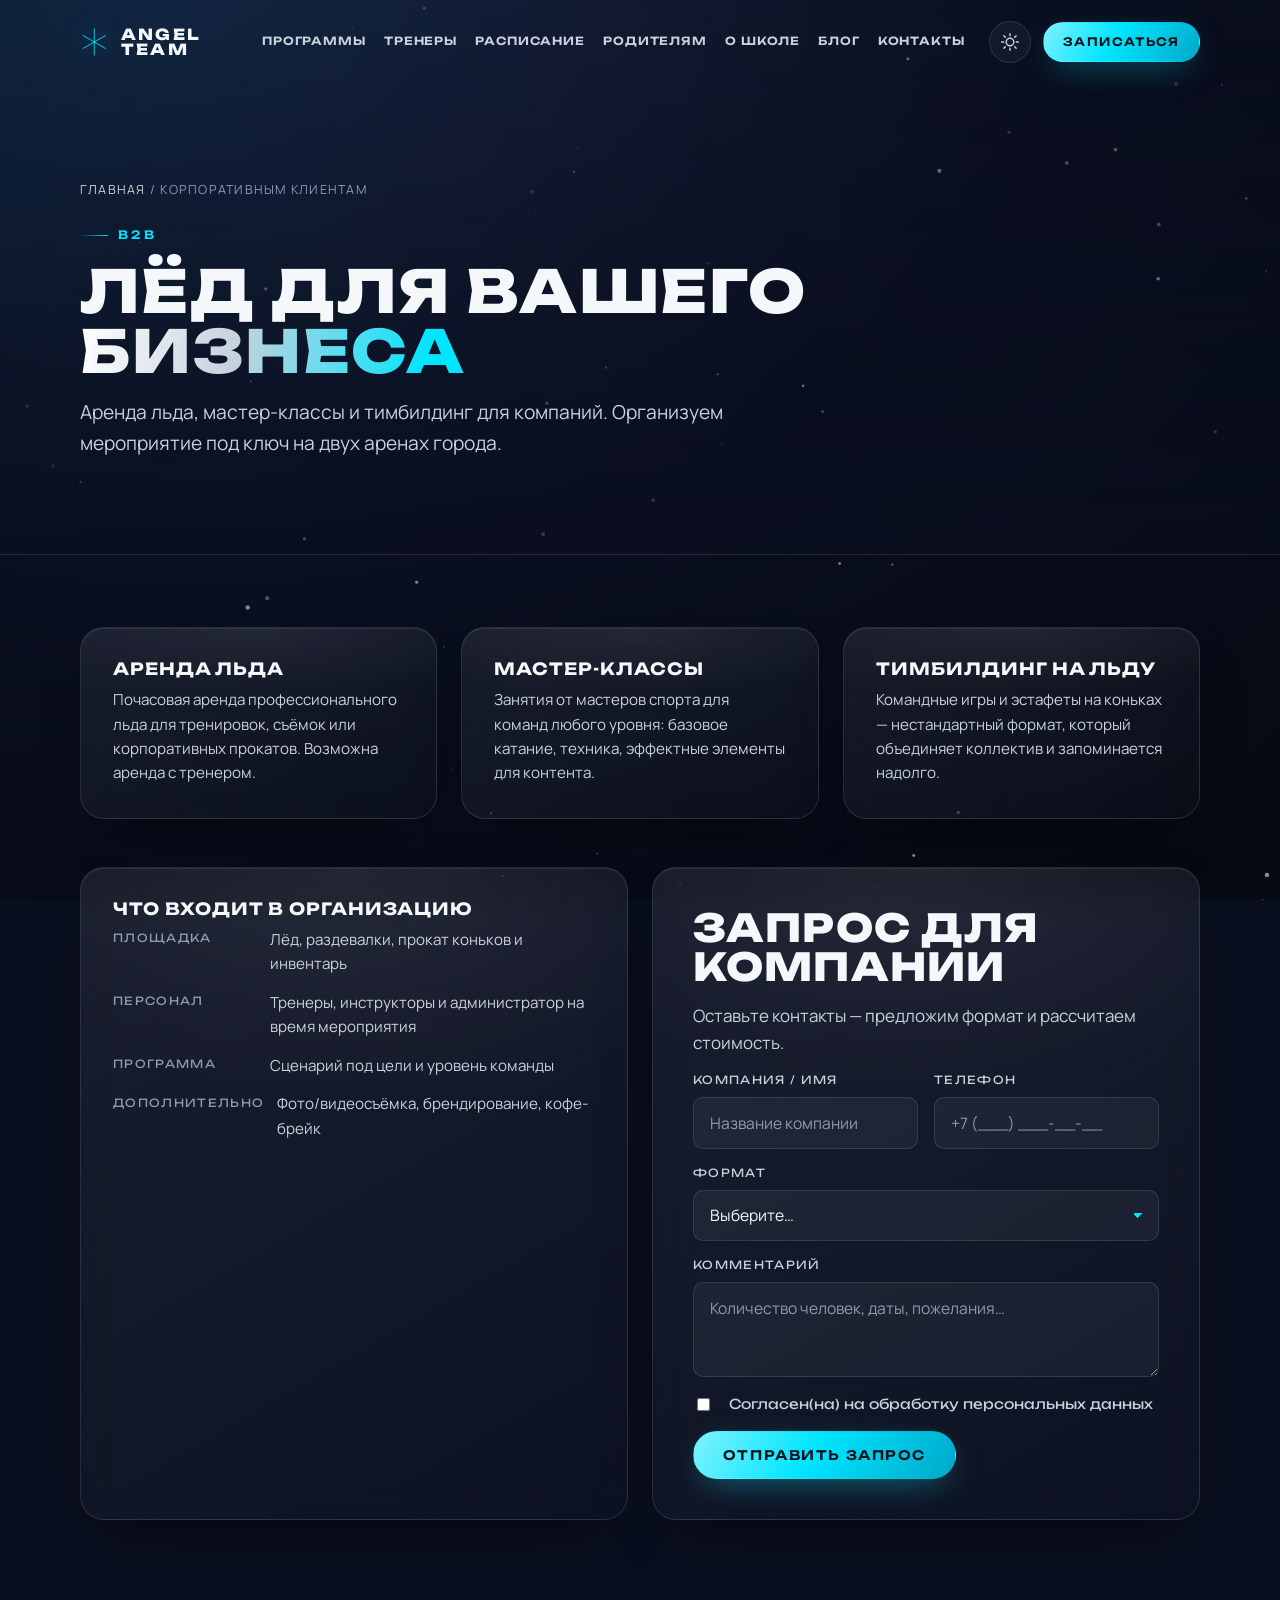
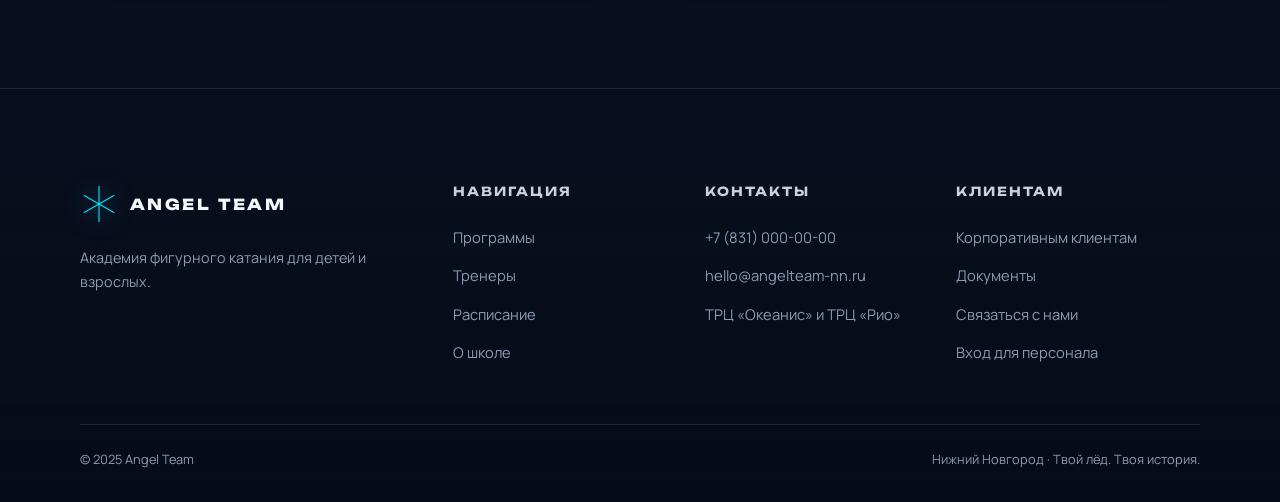
<file: corporate.html>
<!DOCTYPE html>
<html lang="ru">
<head>
  <meta charset="UTF-8" />
  <meta name="viewport" content="width=device-width, initial-scale=1.0" />
  <title>Корпоративным клиентам — Angel Team · Аренда льда и тимбилдинг</title>
  <meta name="description" content="B2B-предложения Angel Team: аренда льда, мастер-классы для компаний и тимбилдинг на льду в Нижнем Новгороде. Оставьте запрос." />
  <link rel="canonical" href="https://angelteam-nn.ru/corporate.html" />
  <link rel="preconnect" href="https://fonts.googleapis.com" />
  <link rel="preconnect" href="https://fonts.gstatic.com" crossorigin />
  <link href="https://fonts.googleapis.com/css2?family=Unbounded:wght@400;600;700;800&family=Manrope:wght@300;400;500;600;700&family=Playfair+Display:ital,wght@1,400;1,500&display=swap" rel="stylesheet" />
  <link rel="stylesheet" href="assets/css/style.css" />
</head>
<body>
  <a class="skip-link" href="#main">Перейти к содержимому</a>
  <canvas id="snow" aria-hidden="true"></canvas>

  <header class="nav" data-nav>
    <div class="container nav__inner">
      <a class="logo" href="index.html" aria-label="Angel Team — на главную">
        <svg class="logo__mark" viewBox="0 0 100 100" fill="none" aria-hidden="true"><g class="flake" stroke="currentColor" stroke-width="3" stroke-linecap="round"><path d="M50 4v92"/><path d="M11 27.5l78 45"/><path d="M11 72.5l78-45"/><circle cx="50" cy="50" r="3" fill="currentColor" stroke="none"/></g></svg>
        <span class="logo__word">Angel Team<span class="logo__sub">школа фигурного катания</span></span>
      </a>
      <nav class="nav__menu" id="menu" aria-label="Основная навигация">
        <a class="nav__link" href="programs.html">Программы</a>
        <a class="nav__link" href="trainers.html">Тренеры</a>
        <a class="nav__link" href="schedule.html">Расписание</a>
        <a class="nav__link" href="parents.html">Родителям</a>
        <a class="nav__link" href="about.html">О школе</a>
        <a class="nav__link" href="blog.html">Блог</a>
        <a class="nav__link" href="contacts.html">Контакты</a>
        <button class="nav__theme" data-theme-toggle aria-label="Переключить тему" aria-pressed="false">
          <svg class="sun" viewBox="0 0 24 24" fill="none" stroke="currentColor" stroke-width="1.7" stroke-linecap="round" stroke-linejoin="round"><circle cx="12" cy="12" r="4.5"/><path d="M12 2v2.5M12 19.5V22M2 12h2.5M19.5 12H22M4.6 4.6l1.8 1.8M17.6 17.6l1.8 1.8M4.6 19.4l1.8-1.8M17.6 6.4l1.8-1.8"/></svg>
          <svg class="moon" viewBox="0 0 24 24" fill="none" stroke="currentColor" stroke-width="1.7" stroke-linecap="round" stroke-linejoin="round"><path d="M20 14.5A8.5 8.5 0 0 1 9.5 4a8.5 8.5 0 1 0 10.5 10.5z"/></svg>
          <span>Тема</span>
        </button>
      </nav>
      <div class="nav__actions">
        <button class="icon-btn theme-toggle" data-theme-toggle aria-label="Переключить тему" aria-pressed="false">
          <svg class="sun" viewBox="0 0 24 24" fill="none" stroke="currentColor" stroke-width="1.7" stroke-linecap="round" stroke-linejoin="round"><circle cx="12" cy="12" r="4.5"/><path d="M12 2v2.5M12 19.5V22M2 12h2.5M19.5 12H22M4.6 4.6l1.8 1.8M17.6 17.6l1.8 1.8M4.6 19.4l1.8-1.8M17.6 6.4l1.8-1.8"/></svg>
          <svg class="moon" viewBox="0 0 24 24" fill="none" stroke="currentColor" stroke-width="1.7" stroke-linecap="round" stroke-linejoin="round"><path d="M20 14.5A8.5 8.5 0 0 1 9.5 4a8.5 8.5 0 1 0 10.5 10.5z"/></svg>
        </button>
        <a class="btn btn-primary btn-sm nav__cta" href="contacts.html#form">Записаться</a>
        <button class="burger nav__burger" aria-label="Открыть меню" aria-expanded="false" aria-controls="menu"><span></span><span></span><span></span></button>
      </div>
    </div>
  </header>

  <main id="main">
    <section class="page-hero">
      <div class="page-hero__bg" aria-hidden="true"></div>
      <div class="container">
        <nav class="crumb" aria-label="Хлебные крошки"><a href="index.html">Главная</a> / Корпоративным клиентам</nav>
        <p class="eyebrow reveal">B2B</p>
        <h1 class="display display--xl reveal" data-delay="1">Лёд для вашего<br /><span class="text-gradient">бизнеса</span></h1>
        <p class="lead reveal" data-delay="2">Аренда льда, мастер-классы и тимбилдинг для компаний. Организуем мероприятие под ключ на двух аренах города.</p>
      </div>
    </section>

    <section class="section section--tight">
      <div class="container">
        <div class="grid-3">
          <article class="glass feature reveal" data-ice-sound>
            <h3>Аренда льда</h3>
            <p>Почасовая аренда профессионального льда для тренировок, съёмок или корпоративных прокатов. Возможна аренда с тренером.</p>
          </article>
          <article class="glass feature reveal" data-delay="1" data-ice-sound>
            <h3>Мастер-классы</h3>
            <p>Занятия от мастеров спорта для команд любого уровня: базовое катание, техника, эффектные элементы для контента.</p>
          </article>
          <article class="glass feature reveal" data-delay="2" data-ice-sound>
            <h3>Тимбилдинг на льду</h3>
            <p>Командные игры и эстафеты на коньках — нестандартный формат, который объединяет коллектив и запоминается надолго.</p>
          </article>
        </div>

        <div class="grid-2 mt-5">
          <div class="glass feature reveal">
            <h3>Что входит в организацию</h3>
            <ul class="meta-list">
              <li><span class="k">Площадка</span><span>Лёд, раздевалки, прокат коньков и инвентарь</span></li>
              <li><span class="k">Персонал</span><span>Тренеры, инструкторы и администратор на время мероприятия</span></li>
              <li><span class="k">Программа</span><span>Сценарий под цели и уровень команды</span></li>
              <li><span class="k">Дополнительно</span><span>Фото/видеосъёмка, брендирование, кофе-брейк</span></li>
            </ul>
          </div>

          <div class="glass reveal" data-delay="1" style="padding: clamp(1.5rem, 4vw, 2.5rem)">
            <h2 class="display display--md">Запрос для компании</h2>
            <p style="color:var(--txt-muted)">Оставьте контакты — предложим формат и рассчитаем стоимость.</p>
            <form class="form-grid" data-validate novalidate>
              <div class="field">
                <label for="b-name">Компания / имя</label>
                <input id="b-name" name="company" type="text" placeholder="Название компании" required />
                <span class="error">Укажите название</span>
              </div>
              <div class="field">
                <label for="b-phone">Телефон</label>
                <input id="b-phone" name="phone" type="tel" placeholder="+7 (___) ___-__-__" required />
                <span class="error">Укажите телефон</span>
              </div>
              <div class="field full">
                <label for="b-type">Формат</label>
                <select id="b-type" name="format" required>
                  <option value="">Выберите…</option>
                  <option>Аренда льда</option>
                  <option>Мастер-класс</option>
                  <option>Тимбилдинг</option>
                  <option>Смешанный формат</option>
                </select>
                <span class="error">Выберите формат</span>
              </div>
              <div class="field full">
                <label for="b-msg">Комментарий</label>
                <textarea id="b-msg" name="message" rows="3" placeholder="Количество человек, даты, пожелания…"></textarea>
              </div>
              <div class="field full">
                <label class="flex items-center gap-2" style="font-size:0.85rem; letter-spacing:0; text-transform:none; cursor:pointer">
                  <input type="checkbox" data-consent style="width:auto" /> Согласен(на) на обработку персональных данных
                </label>
                <span class="error">Необходимо согласие</span>
              </div>
              <div class="full">
                <button class="btn btn-primary" type="submit">Отправить запрос</button>
                <div class="form-status" role="status" aria-live="polite"></div>
              </div>
            </form>
          </div>
        </div>
      </div>
    </section>
  </main>

  <footer class="footer">
    <div class="container">
      <div class="footer__grid">
        <div>
          <a class="logo" href="index.html" aria-label="Angel Team — на главную">
            <svg class="logo__mark" viewBox="0 0 100 100" fill="none" aria-hidden="true"><g class="flake" stroke="currentColor" stroke-width="3" stroke-linecap="round"><path d="M50 4v92"/><path d="M11 27.5l78 45"/><path d="M11 72.5l78-45"/><circle cx="50" cy="50" r="3" fill="currentColor" stroke="none"/></g></svg>
            <span class="logo__word">Angel Team</span>
          </a>
          <p class="mt-2" style="color:var(--txt-faint); font-size:0.9rem">Академия фигурного катания для детей и взрослых.</p>
        </div>
        <nav aria-label="Навигация в подвале">
          <h4>Навигация</h4>
          <ul>
            <li><a href="programs.html">Программы</a></li>
            <li><a href="trainers.html">Тренеры</a></li>
            <li><a href="schedule.html">Расписание</a></li>
            <li><a href="about.html">О школе</a></li>
          </ul>
          <button class="nav__theme" data-theme-toggle aria-label="Переключить тему" aria-pressed="false">
          <svg class="sun" viewBox="0 0 24 24" fill="none" stroke="currentColor" stroke-width="1.7" stroke-linecap="round" stroke-linejoin="round"><circle cx="12" cy="12" r="4.5"/><path d="M12 2v2.5M12 19.5V22M2 12h2.5M19.5 12H22M4.6 4.6l1.8 1.8M17.6 17.6l1.8 1.8M4.6 19.4l1.8-1.8M17.6 6.4l1.8-1.8"/></svg>
          <svg class="moon" viewBox="0 0 24 24" fill="none" stroke="currentColor" stroke-width="1.7" stroke-linecap="round" stroke-linejoin="round"><path d="M20 14.5A8.5 8.5 0 0 1 9.5 4a8.5 8.5 0 1 0 10.5 10.5z"/></svg>
          <span>Тема</span>
        </button>
      </nav>
        <div>
          <h4>Контакты</h4>
          <ul>
            <li><a href="tel:+78310000000">+7 (831) 000-00-00</a></li>
            <li><a href="mailto:hello@angelteam-nn.ru">hello@angelteam-nn.ru</a></li>
            <li><span>ТРЦ «Океанис» и ТРЦ «Рио»</span></li>
          </ul>
        </div>
        <div>
          <h4>Клиентам</h4>
          <ul>
            <li><a href="corporate.html">Корпоративным клиентам</a></li>
            <li><a href="parents.html#docs">Документы</a></li>
            <li><a href="contacts.html">Связаться с нами</a></li>
            <li><a href="admin.html">Вход для персонала</a></li>
          </ul>
        </div>
      </div>
      <div class="footer__bottom"><span>© 2025 Angel Team</span><span>Нижний Новгород · Твой лёд. Твоя история.</span></div>
    </div>
  </footer>

  <script src="assets/js/main.js"></script>
</body>
</html>
</file>
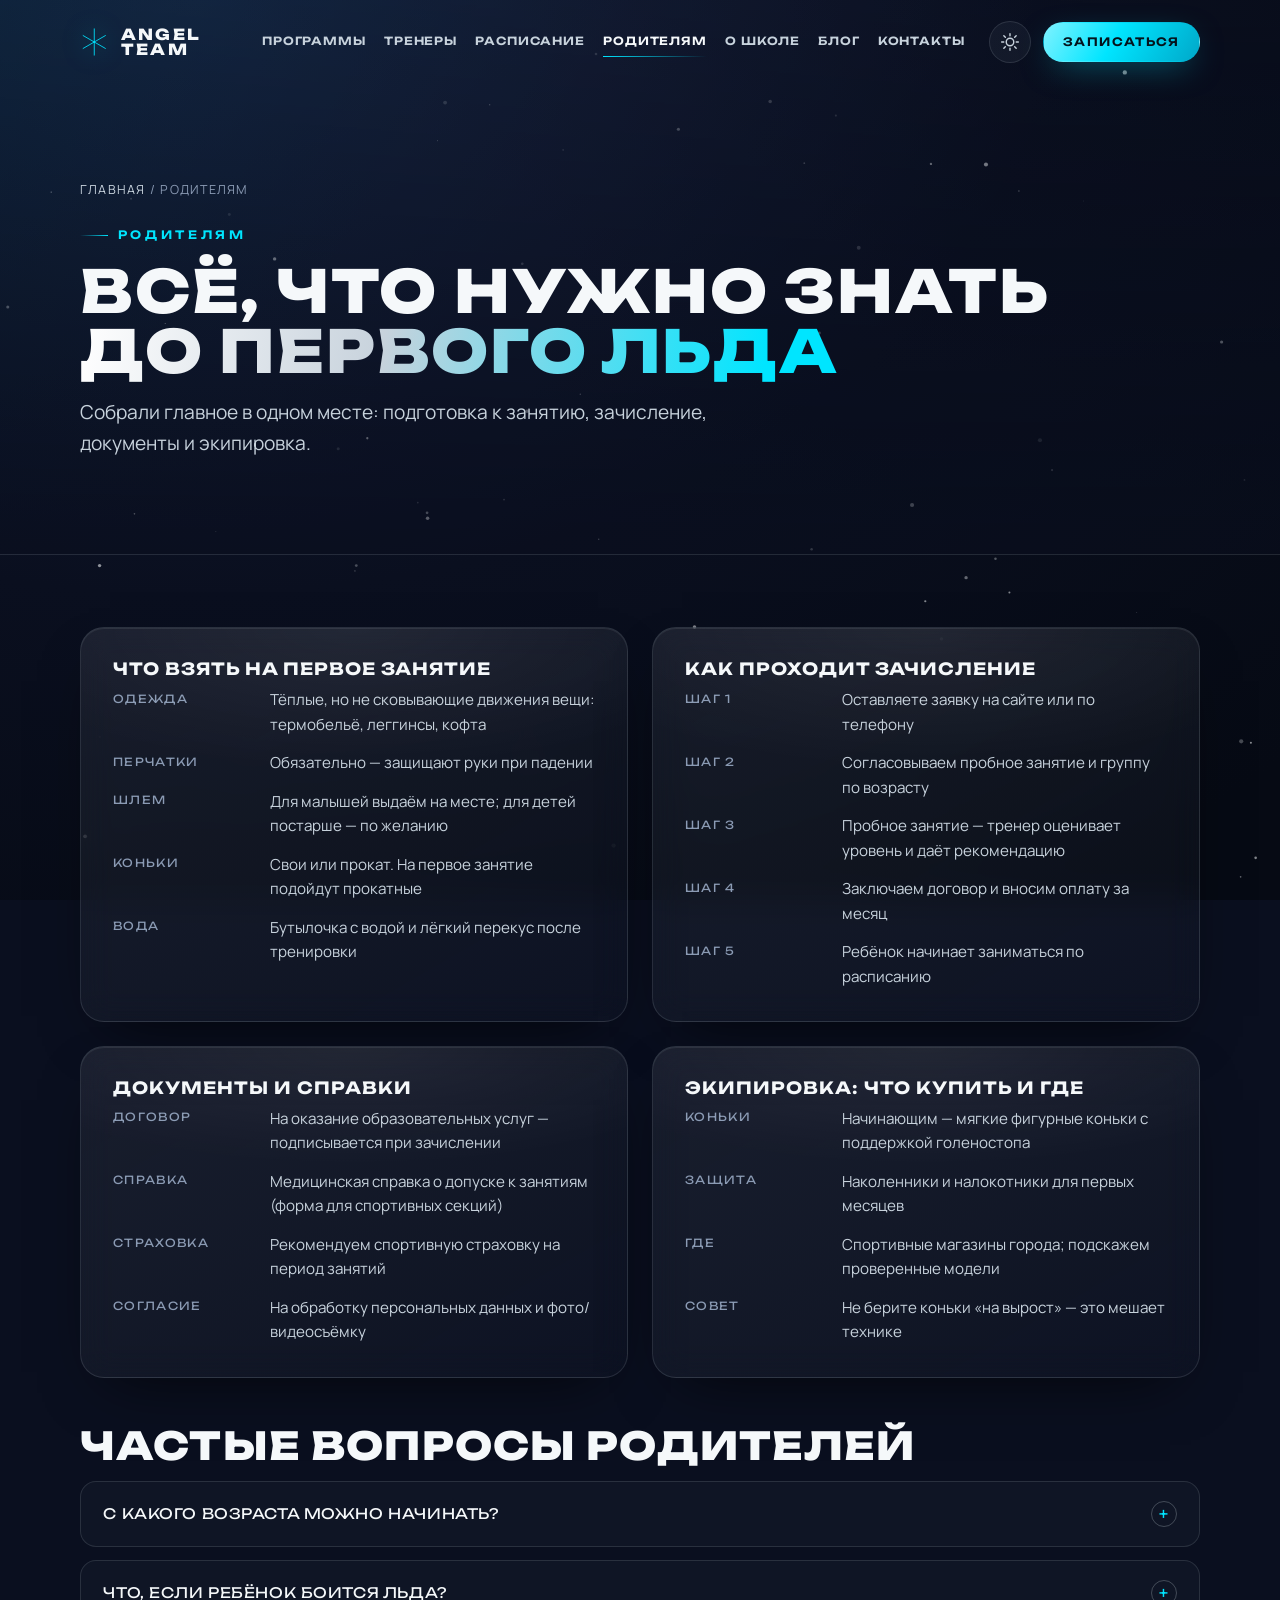
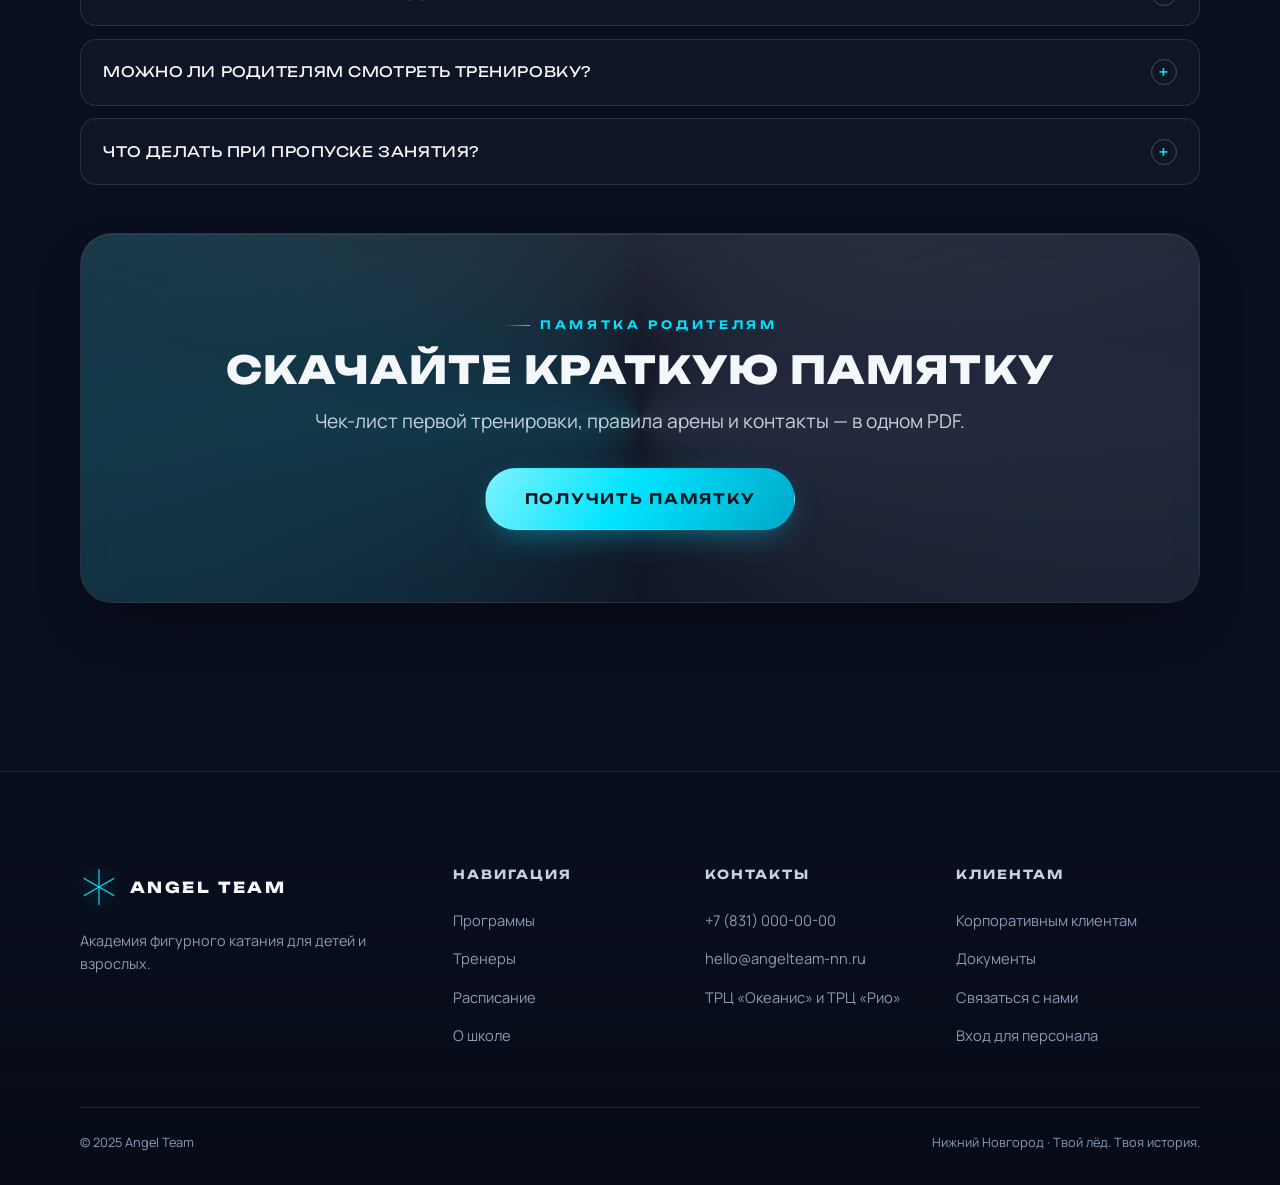
<file: parents.html>
<!DOCTYPE html>
<html lang="ru">
<head>
  <meta charset="UTF-8" />
  <meta name="viewport" content="width=device-width, initial-scale=1.0" />
  <title>Родителям — Angel Team · Школа фигурного катания</title>
  <meta name="description" content="Памятка родителям школы фигурного катания Angel Team: что взять на первое занятие, как проходит зачисление, документы и справки, экипировка, FAQ." />
  <link rel="canonical" href="https://angelteam-nn.ru/parents.html" />
  <link rel="preconnect" href="https://fonts.googleapis.com" />
  <link rel="preconnect" href="https://fonts.gstatic.com" crossorigin />
  <link href="https://fonts.googleapis.com/css2?family=Unbounded:wght@400;600;700;800&family=Manrope:wght@300;400;500;600;700&family=Playfair+Display:ital,wght@1,400;1,500&display=swap" rel="stylesheet" />
  <link rel="stylesheet" href="assets/css/style.css" />
</head>
<body>
  <a class="skip-link" href="#main">Перейти к содержимому</a>
  <canvas id="snow" aria-hidden="true"></canvas>

  <header class="nav" data-nav>
    <div class="container nav__inner">
      <a class="logo" href="index.html" aria-label="Angel Team — на главную">
        <svg class="logo__mark" viewBox="0 0 100 100" fill="none" aria-hidden="true"><g class="flake" stroke="currentColor" stroke-width="3" stroke-linecap="round"><path d="M50 4v92"/><path d="M11 27.5l78 45"/><path d="M11 72.5l78-45"/><circle cx="50" cy="50" r="3" fill="currentColor" stroke="none"/></g></svg>
        <span class="logo__word">Angel Team<span class="logo__sub">школа фигурного катания</span></span>
      </a>
      <nav class="nav__menu" id="menu" aria-label="Основная навигация">
        <a class="nav__link" href="programs.html">Программы</a>
        <a class="nav__link" href="trainers.html">Тренеры</a>
        <a class="nav__link" href="schedule.html">Расписание</a>
        <a class="nav__link is-active" href="parents.html">Родителям</a>
        <a class="nav__link" href="about.html">О школе</a>
        <a class="nav__link" href="blog.html">Блог</a>
        <a class="nav__link" href="contacts.html">Контакты</a>
        <button class="nav__theme" data-theme-toggle aria-label="Переключить тему" aria-pressed="false">
          <svg class="sun" viewBox="0 0 24 24" fill="none" stroke="currentColor" stroke-width="1.7" stroke-linecap="round" stroke-linejoin="round"><circle cx="12" cy="12" r="4.5"/><path d="M12 2v2.5M12 19.5V22M2 12h2.5M19.5 12H22M4.6 4.6l1.8 1.8M17.6 17.6l1.8 1.8M4.6 19.4l1.8-1.8M17.6 6.4l1.8-1.8"/></svg>
          <svg class="moon" viewBox="0 0 24 24" fill="none" stroke="currentColor" stroke-width="1.7" stroke-linecap="round" stroke-linejoin="round"><path d="M20 14.5A8.5 8.5 0 0 1 9.5 4a8.5 8.5 0 1 0 10.5 10.5z"/></svg>
          <span>Тема</span>
        </button>
      </nav>
      <div class="nav__actions">
        <button class="icon-btn theme-toggle" data-theme-toggle aria-label="Переключить тему" aria-pressed="false">
          <svg class="sun" viewBox="0 0 24 24" fill="none" stroke="currentColor" stroke-width="1.7" stroke-linecap="round" stroke-linejoin="round"><circle cx="12" cy="12" r="4.5"/><path d="M12 2v2.5M12 19.5V22M2 12h2.5M19.5 12H22M4.6 4.6l1.8 1.8M17.6 17.6l1.8 1.8M4.6 19.4l1.8-1.8M17.6 6.4l1.8-1.8"/></svg>
          <svg class="moon" viewBox="0 0 24 24" fill="none" stroke="currentColor" stroke-width="1.7" stroke-linecap="round" stroke-linejoin="round"><path d="M20 14.5A8.5 8.5 0 0 1 9.5 4a8.5 8.5 0 1 0 10.5 10.5z"/></svg>
        </button>
        <a class="btn btn-primary btn-sm nav__cta" href="contacts.html#form">Записаться</a>
        <button class="burger nav__burger" aria-label="Открыть меню" aria-expanded="false" aria-controls="menu"><span></span><span></span><span></span></button>
      </div>
    </div>
  </header>

  <main id="main">
    <section class="page-hero">
      <div class="page-hero__bg" aria-hidden="true"></div>
      <div class="container">
        <nav class="crumb" aria-label="Хлебные крошки"><a href="index.html">Главная</a> / Родителям</nav>
        <p class="eyebrow reveal">Родителям</p>
        <h1 class="display display--xl reveal" data-delay="1">Всё, что нужно знать<br /><span class="text-gradient">до первого льда</span></h1>
        <p class="lead reveal" data-delay="2">Собрали главное в одном месте: подготовка к занятию, зачисление, документы и экипировка.</p>
      </div>
    </section>

    <section class="section section--tight">
      <div class="container">
        <div class="grid-2">
          <div class="glass feature reveal">
            <h3>Что взять на первое занятие</h3>
            <ul class="meta-list">
              <li><span class="k">Одежда</span><span>Тёплые, но не сковывающие движения вещи: термобельё, леггинсы, кофта</span></li>
              <li><span class="k">Перчатки</span><span>Обязательно — защищают руки при падении</span></li>
              <li><span class="k">Шлем</span><span>Для малышей выдаём на месте; для детей постарше — по желанию</span></li>
              <li><span class="k">Коньки</span><span>Свои или прокат. На первое занятие подойдут прокатные</span></li>
              <li><span class="k">Вода</span><span>Бутылочка с водой и лёгкий перекус после тренировки</span></li>
            </ul>
          </div>
          <div class="glass feature reveal" data-delay="1">
            <h3>Как проходит зачисление</h3>
            <ul class="meta-list">
              <li><span class="k">Шаг 1</span><span>Оставляете заявку на сайте или по телефону</span></li>
              <li><span class="k">Шаг 2</span><span>Согласовываем пробное занятие и группу по возрасту</span></li>
              <li><span class="k">Шаг 3</span><span>Пробное занятие — тренер оценивает уровень и даёт рекомендацию</span></li>
              <li><span class="k">Шаг 4</span><span>Заключаем договор и вносим оплату за месяц</span></li>
              <li><span class="k">Шаг 5</span><span>Ребёнок начинает заниматься по расписанию</span></li>
            </ul>
          </div>
        </div>

        <div class="grid-2 mt-3" id="docs">
          <div class="glass feature reveal">
            <h3>Документы и справки</h3>
            <ul class="meta-list">
              <li><span class="k">Договор</span><span>На оказание образовательных услуг — подписывается при зачислении</span></li>
              <li><span class="k">Справка</span><span>Медицинская справка о допуске к занятиям (форма для спортивных секций)</span></li>
              <li><span class="k">Страховка</span><span>Рекомендуем спортивную страховку на период занятий</span></li>
              <li><span class="k">Согласие</span><span>На обработку персональных данных и фото/видеосъёмку</span></li>
            </ul>
          </div>
          <div class="glass feature reveal" data-delay="1" id="equip">
            <h3>Экипировка: что купить и где</h3>
            <ul class="meta-list">
              <li><span class="k">Коньки</span><span>Начинающим — мягкие фигурные коньки с поддержкой голеностопа</span></li>
              <li><span class="k">Защита</span><span>Наколенники и налокотники для первых месяцев</span></li>
              <li><span class="k">Где</span><span>Спортивные магазины города; подскажем проверенные модели</span></li>
              <li><span class="k">Совет</span><span>Не берите коньки «на вырост» — это мешает технике</span></li>
            </ul>
          </div>
        </div>

        <h2 class="display display--md mt-5 reveal">Частые вопросы родителей</h2>
        <div class="accordion mt-2 reveal">
          <div class="acc-item"><button class="acc-item__q" aria-expanded="false"><span>С какого возраста можно начинать?</span><span class="plus" aria-hidden="true">+</span></button><div class="acc-item__a"><div class="acc-item__a-inner">Мы берём детей с 3 лет в группу «Малыши». До 6 лет занятия построены на игре и не перегружают ребёнка.</div></div></div>
          <div class="acc-item"><button class="acc-item__q" aria-expanded="false"><span>Что, если ребёнок боится льда?</span><span class="plus" aria-hidden="true">+</span></button><div class="acc-item__a"><div class="acc-item__a-inner">Это нормально. Тренер и ассистент работают индивидуально, не заставляют и дают время привыкнуть. Большинство детей втягиваются за 2–3 занятия.</div></div></div>
          <div class="acc-item"><button class="acc-item__q" aria-expanded="false"><span>Можно ли родителям смотреть тренировку?</span><span class="plus" aria-hidden="true">+</span></button><div class="acc-item__a"><div class="acc-item__a-inner">Да, в обеих аренах есть зона ожидания с видом на лёд. Просим не отвлекать ребёнка во время занятия — вопросы лучше задать тренеру после.</div></div></div>
          <div class="acc-item"><button class="acc-item__q" aria-expanded="false"><span>Что делать при пропуске занятия?</span><span class="plus" aria-hidden="true">+</span></button><div class="acc-item__a"><div class="acc-item__a-inner">Сообщите администратору заранее. Пропущенное занятие можно отработать в другой группе того же уровня в течение месяца.</div></div></div>
        </div>

        <div class="glass cta-band mt-5 reveal">
          <p class="eyebrow">Памятка родителям</p>
          <h2 class="display display--md">Скачайте краткую памятку</h2>
          <p class="lead mx-auto">Чек-лист первой тренировки, правила арены и контакты — в одном PDF.</p>
          <a class="btn btn-primary btn-lg mt-2" href="#trial" style="position:relative;z-index:1">Получить памятку</a>
        </div>
      </div>
    </section>
  </main>

  <footer class="footer">
    <div class="container">
      <div class="footer__grid">
        <div>
          <a class="logo" href="index.html" aria-label="Angel Team — на главную">
            <svg class="logo__mark" viewBox="0 0 100 100" fill="none" aria-hidden="true"><g class="flake" stroke="currentColor" stroke-width="3" stroke-linecap="round"><path d="M50 4v92"/><path d="M11 27.5l78 45"/><path d="M11 72.5l78-45"/><circle cx="50" cy="50" r="3" fill="currentColor" stroke="none"/></g></svg>
            <span class="logo__word">Angel Team</span>
          </a>
          <p class="mt-2" style="color:var(--txt-faint); font-size:0.9rem">Академия фигурного катания для детей и взрослых.</p>
        </div>
        <nav aria-label="Навигация в подвале">
          <h4>Навигация</h4>
          <ul>
            <li><a href="programs.html">Программы</a></li>
            <li><a href="trainers.html">Тренеры</a></li>
            <li><a href="schedule.html">Расписание</a></li>
            <li><a href="about.html">О школе</a></li>
          </ul>
          <button class="nav__theme" data-theme-toggle aria-label="Переключить тему" aria-pressed="false">
          <svg class="sun" viewBox="0 0 24 24" fill="none" stroke="currentColor" stroke-width="1.7" stroke-linecap="round" stroke-linejoin="round"><circle cx="12" cy="12" r="4.5"/><path d="M12 2v2.5M12 19.5V22M2 12h2.5M19.5 12H22M4.6 4.6l1.8 1.8M17.6 17.6l1.8 1.8M4.6 19.4l1.8-1.8M17.6 6.4l1.8-1.8"/></svg>
          <svg class="moon" viewBox="0 0 24 24" fill="none" stroke="currentColor" stroke-width="1.7" stroke-linecap="round" stroke-linejoin="round"><path d="M20 14.5A8.5 8.5 0 0 1 9.5 4a8.5 8.5 0 1 0 10.5 10.5z"/></svg>
          <span>Тема</span>
        </button>
      </nav>
        <div>
          <h4>Контакты</h4>
          <ul>
            <li><a href="tel:+78310000000">+7 (831) 000-00-00</a></li>
            <li><a href="mailto:hello@angelteam-nn.ru">hello@angelteam-nn.ru</a></li>
            <li><span>ТРЦ «Океанис» и ТРЦ «Рио»</span></li>
          </ul>
        </div>
        <div>
          <h4>Клиентам</h4>
          <ul>
            <li><a href="corporate.html">Корпоративным клиентам</a></li>
            <li><a href="parents.html#docs">Документы</a></li>
            <li><a href="contacts.html">Связаться с нами</a></li>
            <li><a href="admin.html">Вход для персонала</a></li>
          </ul>
        </div>
      </div>
      <div class="footer__bottom"><span>© 2025 Angel Team</span><span>Нижний Новгород · Твой лёд. Твоя история.</span></div>
    </div>
  </footer>

  <script src="assets/js/main.js"></script>
</body>
</html>
</file>
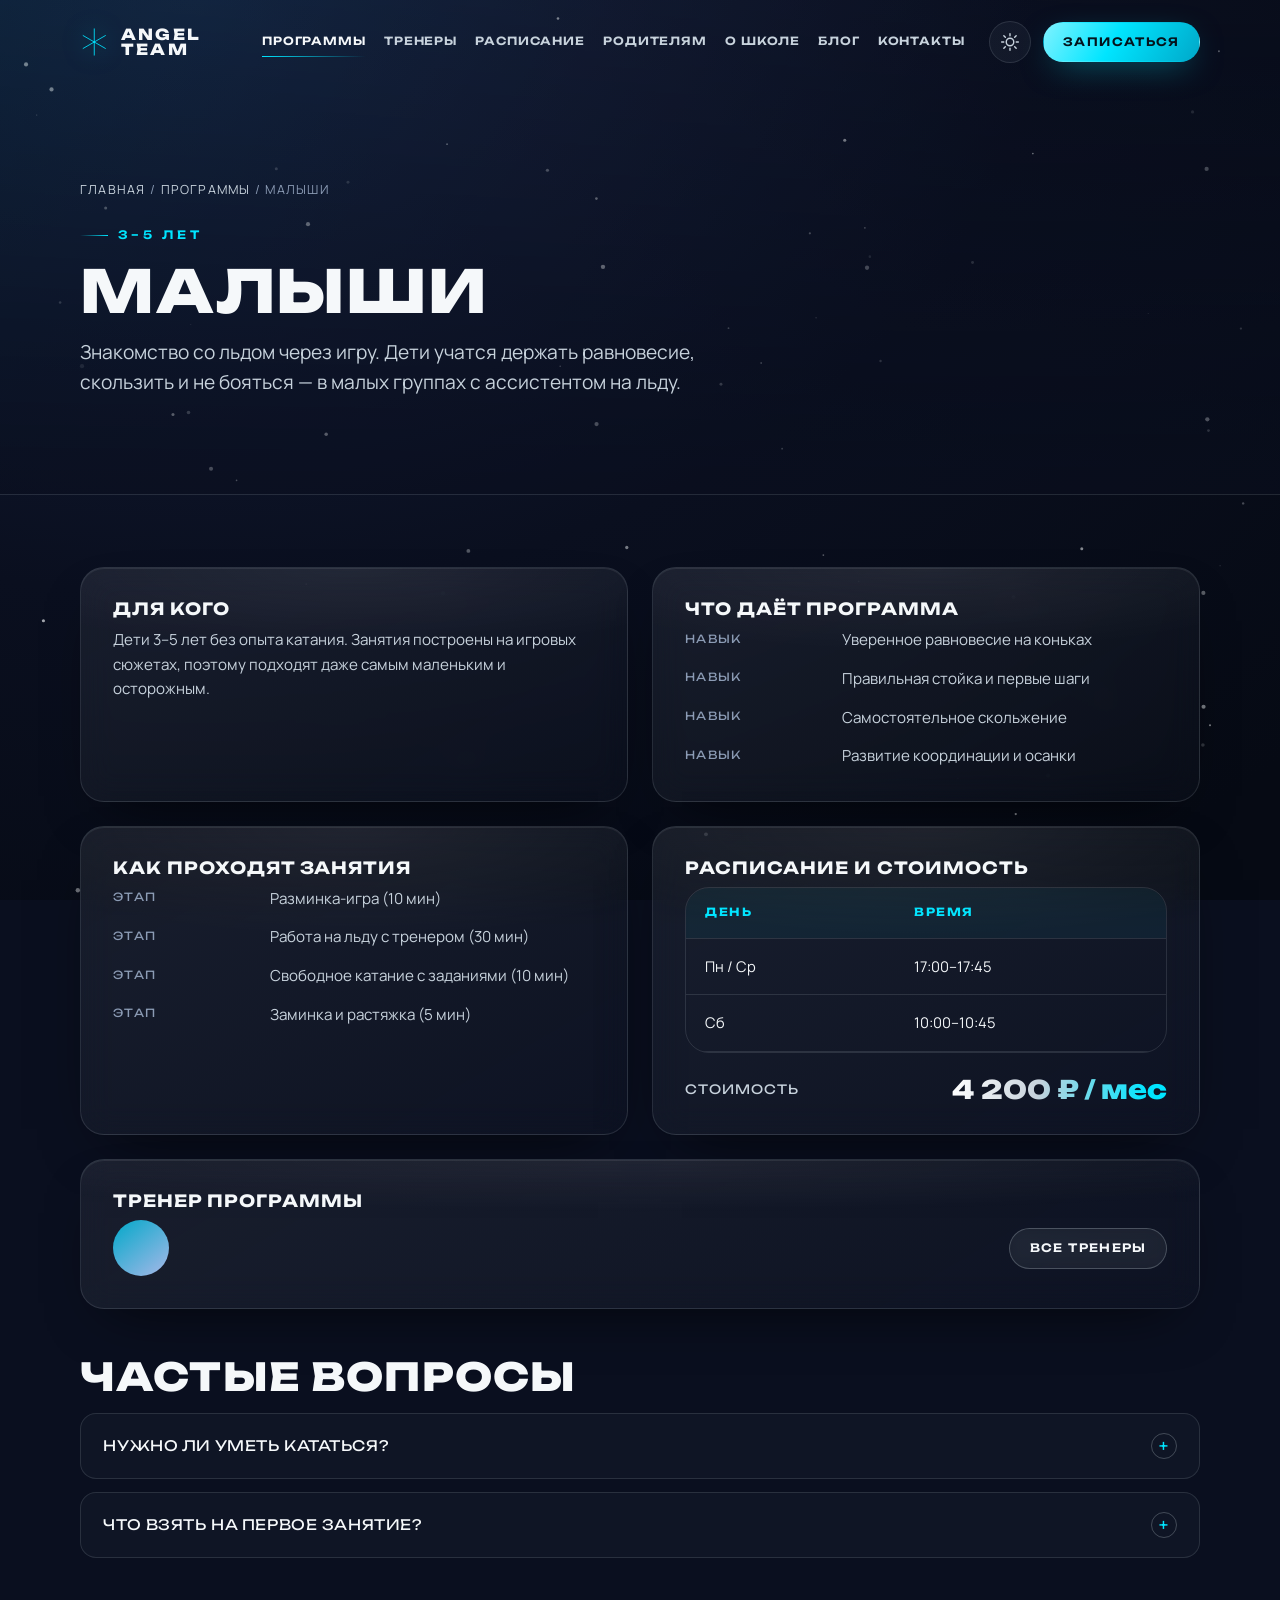
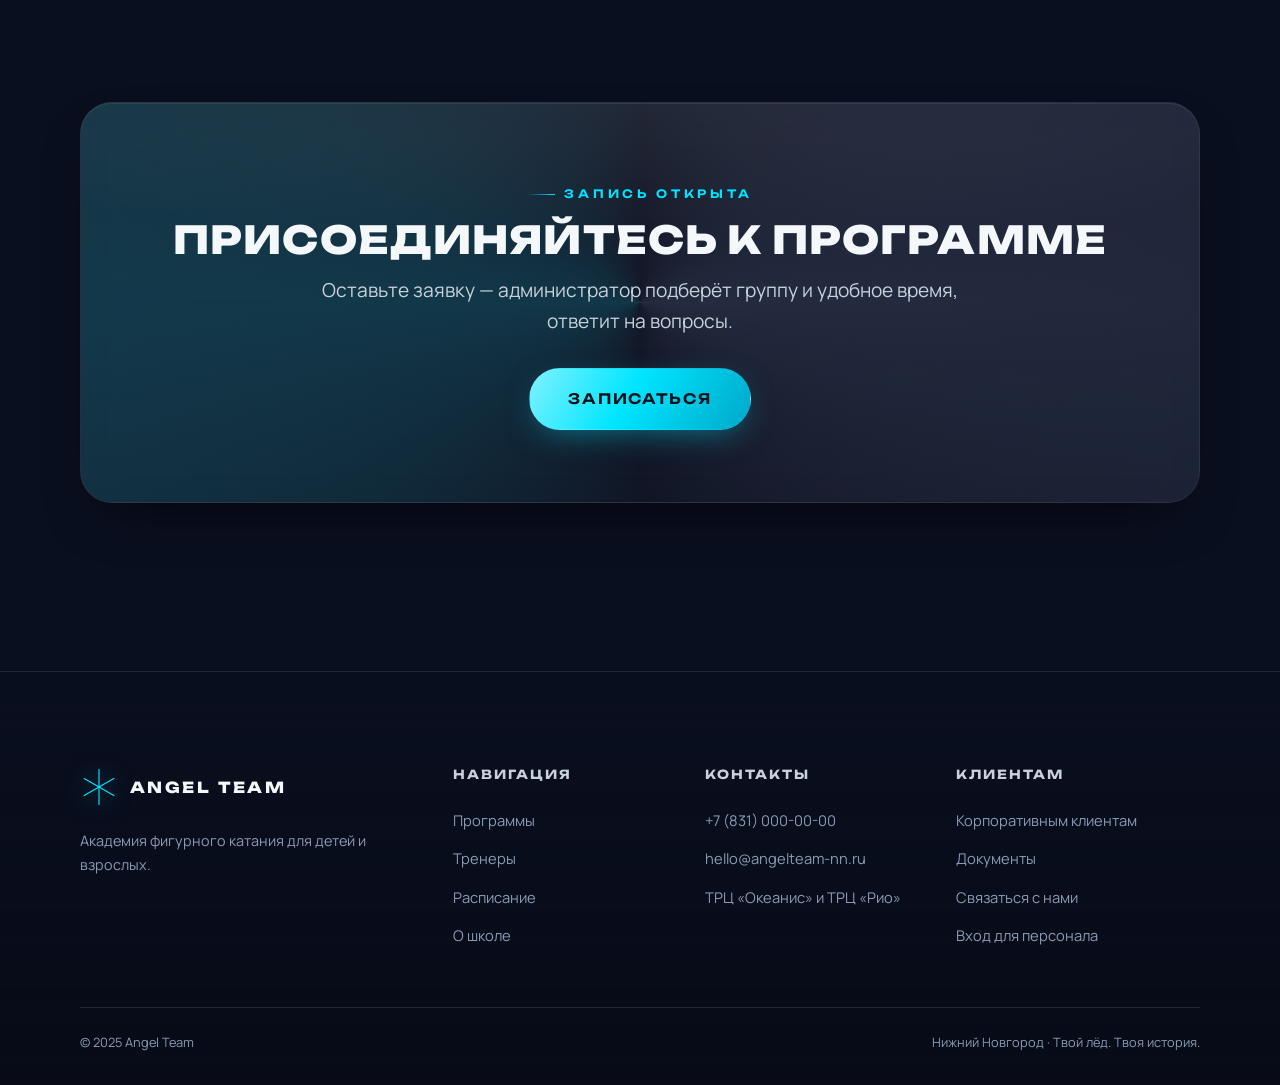
<file: program.html>
<!DOCTYPE html>
<html lang="ru">
<head>
  <meta charset="UTF-8" />
  <meta name="viewport" content="width=device-width, initial-scale=1.0" />
  <title>Программа — Angel Team · Фигурное катание</title>
  <meta name="description" content="Подробная информация о программе обучения в школе фигурного катания Angel Team: для кого, что даёт, структура занятий, расписание, стоимость, тренер, FAQ." />
  <link rel="canonical" href="https://angelteam-nn.ru/program.html" />
  <link rel="preconnect" href="https://fonts.googleapis.com" />
  <link rel="preconnect" href="https://fonts.gstatic.com" crossorigin />
  <link href="https://fonts.googleapis.com/css2?family=Unbounded:wght@400;600;700;800&family=Manrope:wght@300;400;500;600;700&family=Playfair+Display:ital,wght@1,400;1,500&display=swap" rel="stylesheet" />
  <link rel="stylesheet" href="assets/css/style.css" />
</head>
<body>
  <a class="skip-link" href="#main">Перейти к содержимому</a>
  <canvas id="snow" aria-hidden="true"></canvas>

  <header class="nav" data-nav>
    <div class="container nav__inner">
      <a class="logo" href="index.html" aria-label="Angel Team — на главную">
        <svg class="logo__mark" viewBox="0 0 100 100" fill="none" aria-hidden="true"><g class="flake" stroke="currentColor" stroke-width="3" stroke-linecap="round"><path d="M50 4v92"/><path d="M11 27.5l78 45"/><path d="M11 72.5l78-45"/><circle cx="50" cy="50" r="3" fill="currentColor" stroke="none"/></g></svg>
        <span class="logo__word">Angel Team</span>
      </a>
      <nav class="nav__menu" id="menu" aria-label="Основная навигация">
        <a class="nav__link is-active" href="programs.html">Программы</a>
        <a class="nav__link" href="trainers.html">Тренеры</a>
        <a class="nav__link" href="schedule.html">Расписание</a>
        <a class="nav__link" href="parents.html">Родителям</a>
        <a class="nav__link" href="about.html">О школе</a>
        <a class="nav__link" href="blog.html">Блог</a>
        <a class="nav__link" href="contacts.html">Контакты</a>
        <button class="nav__theme" data-theme-toggle aria-label="Переключить тему" aria-pressed="false">
          <svg class="sun" viewBox="0 0 24 24" fill="none" stroke="currentColor" stroke-width="1.7" stroke-linecap="round" stroke-linejoin="round"><circle cx="12" cy="12" r="4.5"/><path d="M12 2v2.5M12 19.5V22M2 12h2.5M19.5 12H22M4.6 4.6l1.8 1.8M17.6 17.6l1.8 1.8M4.6 19.4l1.8-1.8M17.6 6.4l1.8-1.8"/></svg>
          <svg class="moon" viewBox="0 0 24 24" fill="none" stroke="currentColor" stroke-width="1.7" stroke-linecap="round" stroke-linejoin="round"><path d="M20 14.5A8.5 8.5 0 0 1 9.5 4a8.5 8.5 0 1 0 10.5 10.5z"/></svg>
          <span>Тема</span>
        </button>
      </nav>
      <div class="nav__actions">
        <button class="icon-btn theme-toggle" data-theme-toggle aria-label="Переключить тему" aria-pressed="false">
          <svg class="sun" viewBox="0 0 24 24" fill="none" stroke="currentColor" stroke-width="1.7" stroke-linecap="round" stroke-linejoin="round"><circle cx="12" cy="12" r="4.5"/><path d="M12 2v2.5M12 19.5V22M2 12h2.5M19.5 12H22M4.6 4.6l1.8 1.8M17.6 17.6l1.8 1.8M4.6 19.4l1.8-1.8M17.6 6.4l1.8-1.8"/></svg>
          <svg class="moon" viewBox="0 0 24 24" fill="none" stroke="currentColor" stroke-width="1.7" stroke-linecap="round" stroke-linejoin="round"><path d="M20 14.5A8.5 8.5 0 0 1 9.5 4a8.5 8.5 0 1 0 10.5 10.5z"/></svg>
        </button>
        <a class="btn btn-primary btn-sm nav__cta" href="contacts.html#form">Записаться</a>
        <button class="burger nav__burger" aria-label="Открыть меню" aria-expanded="false" aria-controls="menu"><span></span><span></span><span></span></button>
      </div>
    </div>
  </header>

  <main id="main">
    <section class="page-hero">
      <div class="page-hero__bg" aria-hidden="true"></div>
      <div class="container">
        <nav class="crumb" aria-label="Хлебные крошки"><a href="index.html">Главная</a> / <a href="programs.html">Программы</a> / <span data-p-name></span></nav>
        <p class="eyebrow reveal" data-p-tag></p>
        <h1 class="display display--xl reveal" data-delay="1" data-p-name></h1>
        <p class="lead reveal" data-delay="2" data-p-hero></p>
      </div>
    </section>

    <section class="section section--tight">
      <div class="container">
        <div class="grid-2">
          <div class="glass feature reveal">
            <h3>Для кого</h3>
            <p data-p-audience></p>
          </div>
          <div class="glass feature reveal" data-delay="1">
            <h3>Что даёт программа</h3>
            <ul class="meta-list" data-p-benefits></ul>
          </div>
        </div>

        <div class="grid-2 mt-3">
          <div class="glass feature reveal">
            <h3>Как проходят занятия</h3>
            <ul class="meta-list" data-p-structure></ul>
          </div>
          <div class="glass feature reveal" data-delay="1">
            <h3>Расписание и стоимость</h3>
            <div class="schedule-wrap">
              <table class="schedule">
                <thead><tr><th>День</th><th>Время</th><th>Арена</th></tr></thead>
                <tbody data-p-schedule></tbody>
              </table>
            </div>
            <div class="mt-3 flex items-center justify-between flex-wrap gap-2">
              <span style="font-family:var(--font-display); font-size:0.8rem; letter-spacing:0.08em; text-transform:uppercase; color:var(--txt-muted)">Стоимость</span>
              <span class="stat__num" data-p-price style="font-size:1.6rem"></span>
            </div>
          </div>
        </div>

        <div class="glass feature mt-3 reveal">
          <h3>Тренер программы</h3>
          <div class="flex items-center gap-3 flex-wrap">
            <span class="testi__ava" data-p-trainer-initial style="width:56px;height:56px;font-size:1.1rem" aria-hidden="true"></span>
            <div>
              <div class="testi__name" data-p-trainer></div>
              <div class="testi__role" data-p-trainer-role></div>
            </div>
            <a class="btn btn-ghost btn-sm" href="trainers.html" style="margin-left:auto">Все тренеры</a>
          </div>
        </div>

        <h2 class="display display--md mt-5 reveal">Частые вопросы</h2>
        <div class="accordion mt-2" data-p-faq></div>
      </div>
    </section>

    <section class="section section--tight">
      <div class="container">
        <div class="glass cta-band">
          <p class="eyebrow">Запись открыта</p>
          <h2 class="display display--md">Присоединяйтесь к программе</h2>
          <p class="lead mx-auto">Оставьте заявку — администратор подберёт группу и удобное время, ответит на вопросы.</p>
          <a class="btn btn-primary btn-lg mt-2" href="contacts.html#form" style="position:relative;z-index:1">Записаться</a>
        </div>
      </div>
    </section>
  </main>

  <footer class="footer">
    <div class="container">
      <div class="footer__grid">
        <div>
          <a class="logo" href="index.html" aria-label="Angel Team — на главную">
            <svg class="logo__mark" viewBox="0 0 100 100" fill="none" aria-hidden="true"><g class="flake" stroke="currentColor" stroke-width="3" stroke-linecap="round"><path d="M50 4v92"/><path d="M11 27.5l78 45"/><path d="M11 72.5l78-45"/><circle cx="50" cy="50" r="3" fill="currentColor" stroke="none"/></g></svg>
            <span class="logo__word">Angel Team</span>
          </a>
          <p class="mt-2" style="color:var(--txt-faint); font-size:0.9rem">Академия фигурного катания для детей и взрослых.</p>
        </div>
        <nav aria-label="Навигация в подвале">
          <h4>Навигация</h4>
          <ul>
            <li><a href="programs.html">Программы</a></li>
            <li><a href="trainers.html">Тренеры</a></li>
            <li><a href="schedule.html">Расписание</a></li>
            <li><a href="about.html">О школе</a></li>
          </ul>
          <button class="nav__theme" data-theme-toggle aria-label="Переключить тему" aria-pressed="false">
          <svg class="sun" viewBox="0 0 24 24" fill="none" stroke="currentColor" stroke-width="1.7" stroke-linecap="round" stroke-linejoin="round"><circle cx="12" cy="12" r="4.5"/><path d="M12 2v2.5M12 19.5V22M2 12h2.5M19.5 12H22M4.6 4.6l1.8 1.8M17.6 17.6l1.8 1.8M4.6 19.4l1.8-1.8M17.6 6.4l1.8-1.8"/></svg>
          <svg class="moon" viewBox="0 0 24 24" fill="none" stroke="currentColor" stroke-width="1.7" stroke-linecap="round" stroke-linejoin="round"><path d="M20 14.5A8.5 8.5 0 0 1 9.5 4a8.5 8.5 0 1 0 10.5 10.5z"/></svg>
          <span>Тема</span>
        </button>
      </nav>
        <div>
          <h4>Контакты</h4>
          <ul>
            <li><a href="tel:+78310000000">+7 (831) 000-00-00</a></li>
            <li><a href="mailto:hello@angelteam-nn.ru">hello@angelteam-nn.ru</a></li>
            <li><span>ТРЦ «Океанис» и ТРЦ «Рио»</span></li>
          </ul>
        </div>
        <div>
          <h4>Клиентам</h4>
          <ul>
            <li><a href="corporate.html">Корпоративным клиентам</a></li>
            <li><a href="parents.html#docs">Документы</a></li>
            <li><a href="contacts.html">Связаться с нами</a></li>
            <li><a href="admin.html">Вход для персонала</a></li>
          </ul>
        </div>
      </div>
      <div class="footer__bottom"><span>© 2025 Angel Team</span><span>Нижний Новгород · Твой лёд. Твоя история.</span></div>
    </div>
  </footer>

  <script src="assets/js/main.js"></script>
  <script>
    (function () {
      "use strict";
      var PROGRAMS = {
        toddlers: {
          tag: "3–5 лет", name: "Малыши",
          hero: "Знакомство со льдом через игру. Дети учатся держать равновесие, скользить и не бояться — в малых группах с ассистентом на льду.",
          audience: "Дети 3–5 лет без опыта катания. Занятия построены на игровых сюжетах, поэтому подходят даже самым маленьким и осторожным.",
          benefits: ["Уверенное равновесие на коньках", "Правильная стойка и первые шаги", "Самостоятельное скольжение", "Развитие координации и осанки"],
          structure: ["Разминка-игра (10 мин)", "Работа на льду с тренером (30 мин)", "Свободное катание с заданиями (10 мин)", "Заминка и растяжка (5 мин)"],
          schedule: [["Пн / Ср", "17:00–17:45", "Океанис"], ["Сб", "10:00–10:45", "Рио"]],
          price: "4 200 ₽ / мес",
          trainer: "Игорь Крылов", trainerRole: "Тренер · малыши", trainerInitial: "ИК",
          faq: [
            { q: "Нужно ли уметь кататься?", a: "Нет, программа рассчитана на полный ноль. Мы начинаем с азов — как стоять и падать правильно." },
            { q: "Что взять на первое занятие?", a: "Тёплую одежду, перчатки и хорошее настроение. Коньки и шлем выдаём на месте." }
          ]
        },
        juniors: {
          tag: "6–12 лет", name: "Юниоры",
          hero: "Системная техническая база, с которой начинается настоящий спорт. Скольжение, вращения и первые прыжки под контролем тренера.",
          audience: "Дети 6–12 лет, которые хотят кататься уверенно и красиво, а при желании — перейти в спортивную группу.",
          benefits: ["Техника скольжения вперёд и назад", "Базовые вращения", "Первые прыжки (тулуп, сальхов)", "Хореография и выразительность"],
          structure: ["ОФП-разминка (10 мин)", "Скольжение и дорожки (20 мин)", "Вращения и прыжки (20 мин)", "Постановка элементов (10 мин)"],
          schedule: [["Вт / Чт", "17:00–18:00", "Океанис"], ["Сб", "11:00–12:00", "Океанис"]],
          price: "5 500 ₽ / мес",
          trainer: "Анна Волкова", trainerRole: "Старший тренер · МС", trainerInitial: "АВ",
          faq: [
            { q: "Можно ли перейти в спортивную группу?", a: "Да, перевод происходит по рекомендации тренера, когда ребёнок готов по технике и мотивации." },
            { q: "Сколько занятий в неделю?", a: "2–3 занятия в неделю. Для желающих больше — дополнительные слоты и индивидуальные тренировки." }
          ]
        },
        sports: {
          tag: "6–17 лет", name: "Спортивные группы",
          hero: "Подготовка к разрядам и соревнованиям. Индивидуальный план, отработка контента и сопровождение на стартах.",
          audience: "Дети и подростки с базовой подготовкой, нацеленные на соревновательную карьеру и выполнение разрядов.",
          benefits: ["Выполнение юношеских и III–II разрядов", "Отработка прыжков до лутца и акселя", "Соревновательные программы", "ОФП, хореография, психология старта"],
          structure: ["Интенсивная разминка (15 мин)", "Прыжковый блок (25 мин)", "Вращения и дорожки (15 мин)", "Прогон программ (15 мин)"],
          schedule: [["Пн / Ср / Пт", "16:00–18:00", "Океанис"], ["Сб", "09:00–11:00", "Океанис"]],
          price: "8 000 ₽ / мес",
          trainer: "Дмитрий Соколов", trainerRole: "Тренер · КМС", trainerInitial: "ДС",
          faq: [
            { q: "Как проходит отбор?", a: "Проводим просмотровое занятие: тренер оценивает технику, физику и мотивацию, затем даёт рекомендацию." },
            { q: "Участвуете ли в соревнованиях?", a: "Да, выезжаем на городские и областные старты, а также внутренние турниры Angel Team." }
          ]
        },
        "adult-beginner": {
          tag: "18+", name: "Взрослые с нуля",
          hero: "Мягкий старт для взрослых: равновесие, скольжение и уверенность на льду — без давления и спешки.",
          audience: "Взрослые без опыта катания, которые хотят научиться уверенно стоять и скользить на коньках.",
          benefits: ["Уверенное скольжение", "Правильное падение и торможение", "Осанка и равновесие", "Комфортная атмосфера без осуждения"],
          structure: ["Разминка (10 мин)", "Базовое скольжение (25 мин)", "Элементы по уровню (20 мин)", "Заминка (5 мин)"],
          schedule: [["Пн / Ср", "20:00–21:00", "Рио"], ["Сб", "12:00–13:00", "Рио"]],
          price: "4 800 ₽ / мес",
          trainer: "Анна Волкова", trainerRole: "Старший тренер · МС", trainerInitial: "АВ",
          faq: [
            { q: "Мне 30+, не поздно?", a: "Никогда не поздно. У нас занимаются ученики от 18 до 60+. Начинать можно в любом возрасте." },
            { q: "Нужна ли своя экипировка?", a: "На первых занятиях можно взять коньки в прокате. Шлем не обязателен, но рекомендуем." }
          ]
        },
        "adult-amateur": {
          tag: "18+", name: "Взрослые-любители",
          hero: "Для тех, кто уже катается и хочет большего: техника, вращения и первые прыжки в компании единомышленников.",
          audience: "Взрослые с базовым уровнем катания, которые хотят освоить техничные элементы и красиво двигаться на льду.",
          benefits: ["Чистые рёбра и дуги", "Вращения на двух ногах", "Первые прыжки", "Комьюнити любителей и выезды"],
          structure: ["Разминка (10 мин)", "Техника скольжения (20 мин)", "Вращения и прыжки (25 мин)", "Свободное катание (5 мин)"],
          schedule: [["Вт / Чт", "20:00–21:00", "Рио"], ["Вс", "11:00–12:00", "Океанис"]],
          price: "5 200 ₽ / мес",
          trainer: "Дмитрий Соколов", trainerRole: "Тренер · КМС", trainerInitial: "ДС",
          faq: [
            { q: "Какой уровень нужен?", a: "Достаточно уверенно скользить вперёд и назад и выполнять базовое торможение." },
            { q: "Есть ли выезды на открытый лёд?", a: "Да, организуем любительские прокаты и выезды на открытые катки зимой." }
          ]
        },
        individual: {
          tag: "1-на-1", name: "Индивидуальные тренировки",
          hero: "Максимум внимания тренера и программа, собранная под конкретную цель — от первого шага до сложного прыжка.",
          audience: "Любой уровень и возраст. Идеально для быстрого прогресса, отработки конкретного элемента или гибкого графика.",
          benefits: ["Персональный план тренировок", "Быстрый прогресс", "Гибкое расписание", "Разбор техники в деталях"],
          structure: ["Индивидуальная разминка", "Отработка целевых элементов", "Обратная связь и корректировка", "План самостоятельной работы"],
          schedule: [["По записи", "08:00–22:00", "Океанис / Рио"]],
          price: "от 2 500 ₽ / занятие",
          trainer: "Тренер под цель", trainerRole: "Подбираем специалиста", trainerInitial: "AT",
          faq: [
            { q: "Сколько длится занятие?", a: "45–60 минут в зависимости от уровня и целей. Возможны сдвоенные слоты." },
            { q: "Как выбрать тренера?", a: "На пробном занятии подберём специалиста под вашу задачу: прыжки, скольжение или хореографию." }
          ]
        },
        choreo: {
          tag: "офф-айс", name: "Хореография и ОФП",
          hero: "Красота движения рождается в зале. Осанка, выразительность и физическая подготовка — то, что делает катание по-настоящему красивым.",
          audience: "Фигуристы любого уровня, которым нужна балетная постановка, растяжка и общая физическая подготовка.",
          benefits: ["Осанка и пластика", "Растяжка и гибкость", "Сила и выносливость", "Постановка соревновательных программ"],
          structure: ["Балетный станок (15 мин)", "Растяжка (15 мин)", "ОФП / прыжковая имитация (20 мин)", "Постановка (10 мин)"],
          schedule: [["Ср", "19:00–20:00", "Рио"], ["Сб", "10:00–11:00", "Океанис"]],
          price: "3 500 ₽ / мес",
          trainer: "Мария Лебедева", trainerRole: "Хореограф", trainerInitial: "МЛ",
          faq: [
            { q: "Можно ли посещать только хореографию?", a: "Да, программа доступна отдельно от ледовых занятий — и как дополнение, и самостоятельно." },
            { q: "Нужна ли балетная подготовка?", a: "Нет, начинаем с базовых позиций и постепенно усложняем." }
          ]
        },
        "summer-camp": {
          tag: "каникулы", name: "Летние сборы",
          hero: "Интенсивные смены в каникулы: лёд, ОФП, хореография и мастер-классы. Максимум прогресса за короткий срок.",
          audience: "Дети 6–17 лет любого уровня. Идеально, чтобы не терять форму летом или сделать рывок перед сезоном.",
          benefits: ["Ежедневные ледовые тренировки", "ОФП и хореография", "Мастер-классы от чемпионов", "Смена окружения и мотивация"],
          structure: ["Утренний лёд (60 мин)", "ОФП и растяжка (45 мин)", "Хореография (45 мин)", "Вечерний лёд (60 мин)"],
          schedule: [["Июнь–август", "10:00–17:00", "Океанис"]],
          price: "от 18 000 ₽ / смена",
          trainer: "Команда Angel Team", trainerRole: "Полный тренерский штаб", trainerInitial: "AT",
          faq: [
            { q: "Сколько длится смена?", a: "Две недели, с понедельника по пятницу. Возможно пребывание на полдня или весь день." },
            { q: "Есть ли питание?", a: "Да, при полнодневном пребывании — обед и перекусы. Меню согласовано с родителями." }
          ]
        }
      };

      var slug = new URLSearchParams(location.search).get("p") || "toddlers";
      var d = PROGRAMS[slug] || PROGRAMS.toddlers;

      function set(sel, val) { var el = document.querySelector(sel); if (el) el.textContent = val; }
      function setAll(attr, val) {
        document.querySelectorAll("[data-" + attr + "]").forEach(function (el) { el.textContent = val; });
      }

      setAll("p-name", d.name);
      setAll("p-tag", d.tag);
      setAll("p-hero", d.hero);
      setAll("p-audience", d.audience);
      setAll("p-price", d.price);
      set("data-p-trainer", d.trainer);
      set("data-p-trainer-role", d.trainerRole);
      set("data-p-trainer-initial", d.trainerInitial);

      function list(items, cls) {
        return items.map(function (t) {
          return '<li class="' + cls + '"><span class="ico" style="color:var(--cyan)" aria-hidden="true">◆</span><span>' + t + "</span></li>";
        }).join("");
      }
      set("data-p-benefits", "");
      var b = document.querySelector("[data-p-benefits]");
      if (b) b.innerHTML = d.benefits.map(function (t) { return '<li><span class="k">Навык</span><span>' + t + "</span></li>"; }).join("");

      var s = document.querySelector("[data-p-structure]");
      if (s) s.innerHTML = d.structure.map(function (t) { return '<li><span class="k">Этап</span><span>' + t + "</span></li>"; }).join("");

      var tbody = document.querySelector("[data-p-schedule]");
      if (tbody) tbody.innerHTML = d.schedule.map(function (r) {
        return "<tr><td>" + r[0] + "</td><td>" + r[1] + "</td><td>" + r[2] + "</td></tr>";
      }).join("");

      var faq = document.querySelector("[data-p-faq]");
      if (faq) faq.innerHTML = d.faq.map(function (f, i) {
        return '<div class="acc-item"><button class="acc-item__q" aria-expanded="false"><span>' + f.q + '</span><span class="plus" aria-hidden="true">+</span></button><div class="acc-item__a"><div class="acc-item__a-inner">' + f.a + "</div></div></div>";
      }).join("");

      document.title = d.name + " — Angel Team · Фигурное катание";
    })();
  </script>
</body>
</html>
</file>
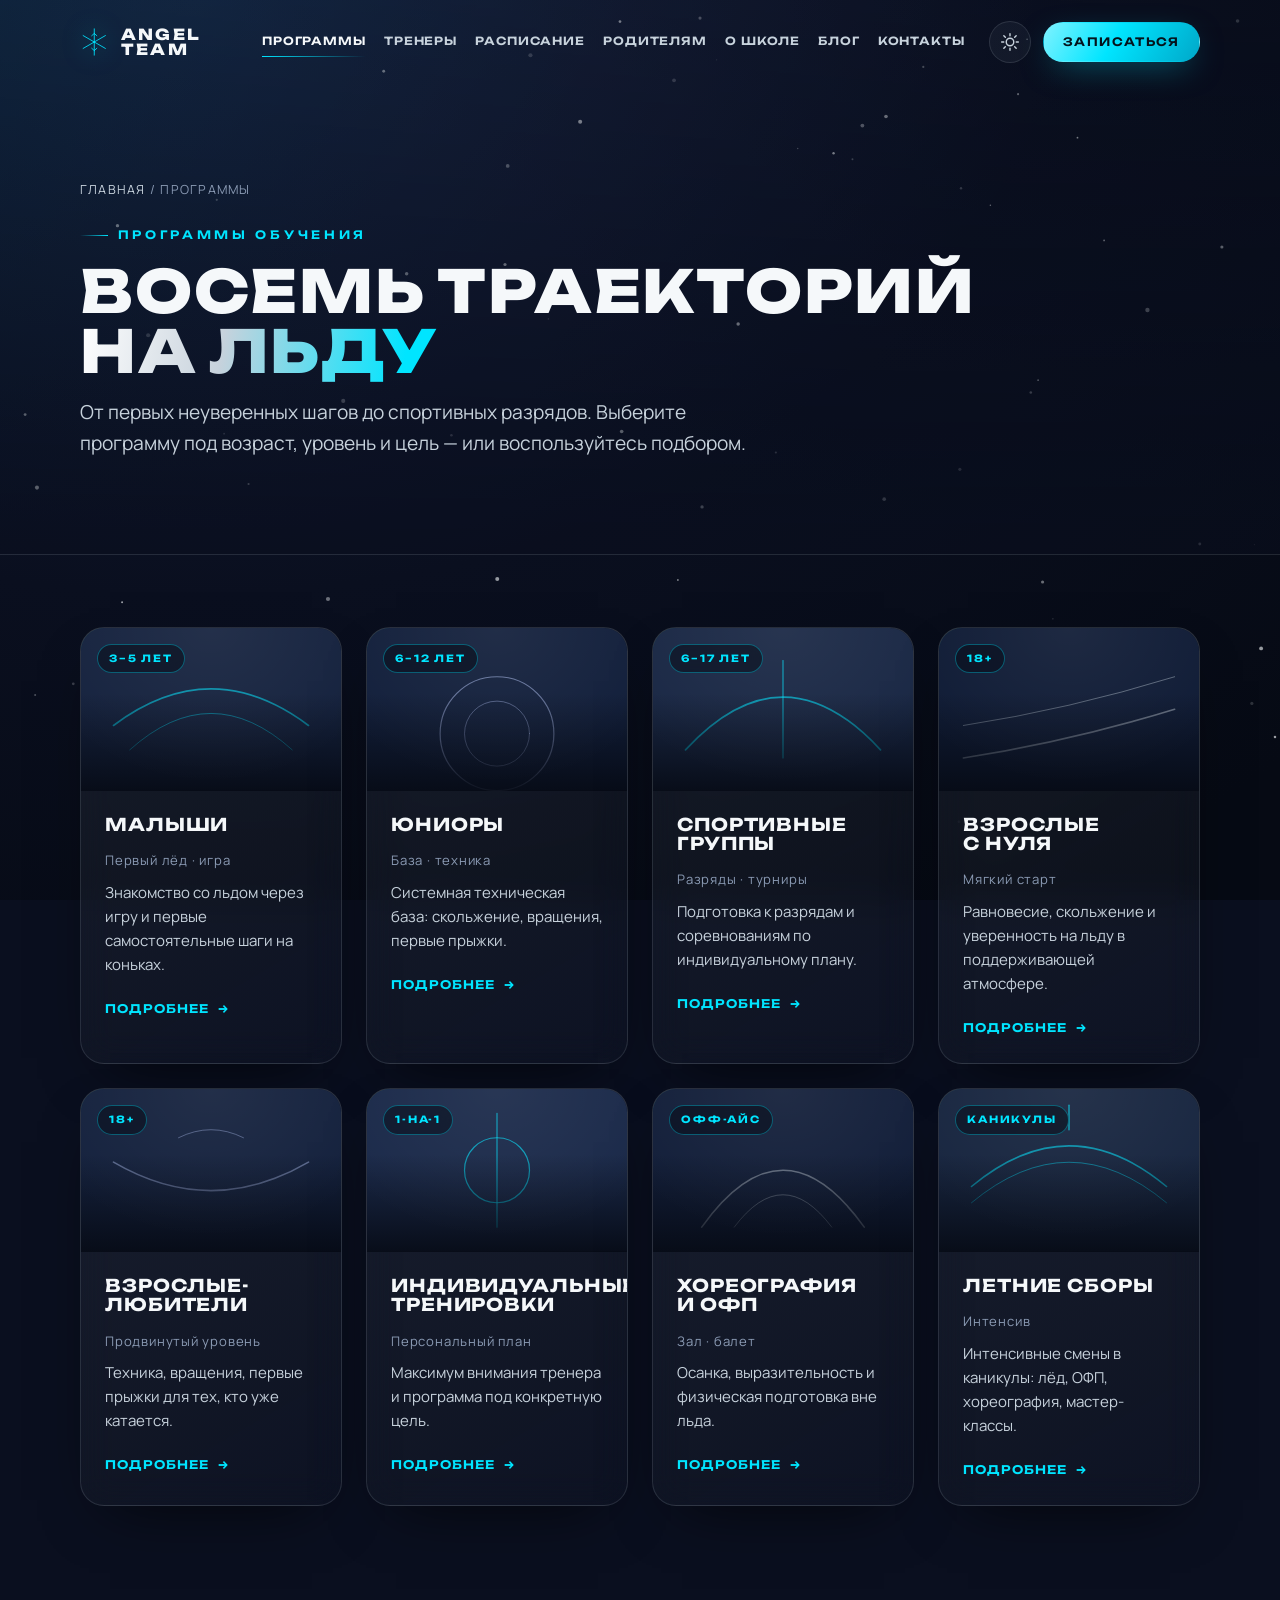
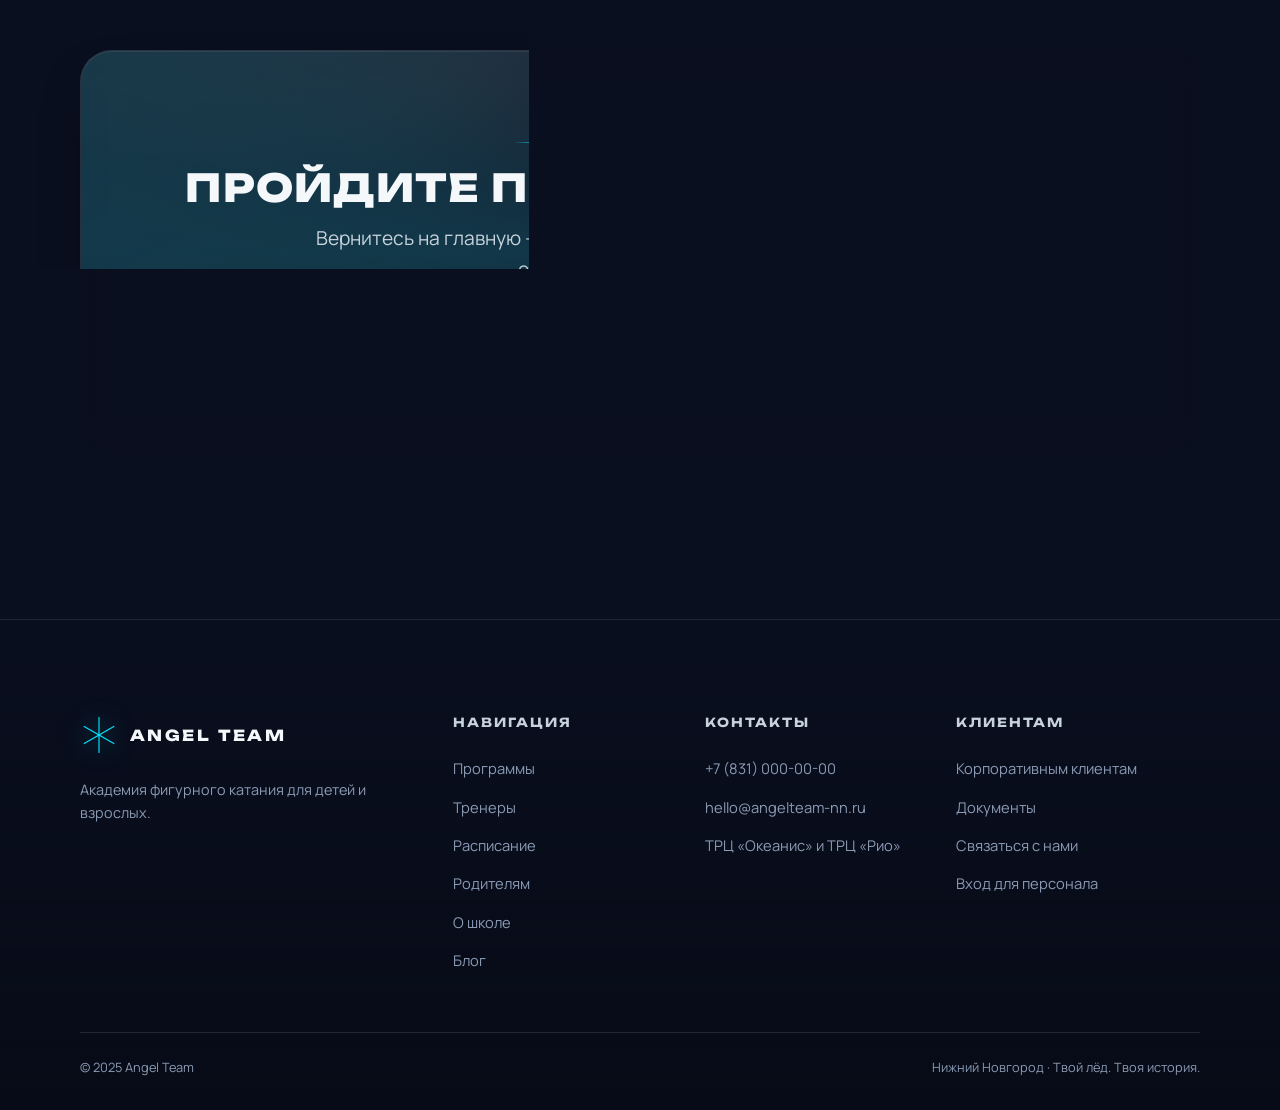
<file: programs.html>
<!DOCTYPE html>
<html lang="ru">
<head>
  <meta charset="UTF-8" />
  <meta name="viewport" content="width=device-width, initial-scale=1.0" />
  <title>Программы обучения — Angel Team · Фигурное катание Нижний Новгород</title>
  <meta name="description" content="Программы школы фигурного катания Angel Team: малыши 3–5 лет, юниоры, спортивные группы, взрослые с нуля, индивидуальные тренировки, хореография и ОФП, летние сборы." />
  <link rel="canonical" href="https://angelteam-nn.ru/programs.html" />
  <meta property="og:type" content="website" />
  <meta property="og:title" content="Программы обучения — Angel Team" />
  <meta property="og:description" content="Восемь траекторий на льду — от первых шагов до спортивных разрядов." />
  <link rel="preconnect" href="https://fonts.googleapis.com" />
  <link rel="preconnect" href="https://fonts.gstatic.com" crossorigin />
  <link href="https://fonts.googleapis.com/css2?family=Unbounded:wght@400;600;700;800&family=Manrope:wght@300;400;500;600;700&family=Playfair+Display:ital,wght@1,400;1,500&display=swap" rel="stylesheet" />
  <link rel="stylesheet" href="assets/css/style.css" />
</head>
<body>
  <a class="skip-link" href="#main">Перейти к содержимому</a>
  <canvas id="snow" aria-hidden="true"></canvas>

  <header class="nav" data-nav>
    <div class="container nav__inner">
      <a class="logo" href="index.html" aria-label="Angel Team — на главную">
        <svg class="logo__mark" viewBox="0 0 100 100" fill="none" aria-hidden="true">
          <g class="flake" stroke="currentColor" stroke-width="3" stroke-linecap="round" stroke-linejoin="round">
            <path d="M50 4v92"/><path d="M11 27.5l78 45"/><path d="M11 72.5l78-45"/>
            <path d="M50 20l-9 8M50 20l9 8"/><path d="M50 80l-9-8M50 80l9-8"/>
            <circle cx="50" cy="50" r="3" fill="currentColor" stroke="none"/>
          </g>
        </svg>
        <span class="logo__word">Angel Team<span class="logo__sub">школа фигурного катания</span></span>
      </a>
      <nav class="nav__menu" id="menu" aria-label="Основная навигация">
        <a class="nav__link is-active" href="programs.html">Программы</a>
        <a class="nav__link" href="trainers.html">Тренеры</a>
        <a class="nav__link" href="schedule.html">Расписание</a>
        <a class="nav__link" href="parents.html">Родителям</a>
        <a class="nav__link" href="about.html">О школе</a>
        <a class="nav__link" href="blog.html">Блог</a>
        <a class="nav__link" href="contacts.html">Контакты</a>
        <button class="nav__theme" data-theme-toggle aria-label="Переключить тему" aria-pressed="false">
          <svg class="sun" viewBox="0 0 24 24" fill="none" stroke="currentColor" stroke-width="1.7" stroke-linecap="round" stroke-linejoin="round"><circle cx="12" cy="12" r="4.5"/><path d="M12 2v2.5M12 19.5V22M2 12h2.5M19.5 12H22M4.6 4.6l1.8 1.8M17.6 17.6l1.8 1.8M4.6 19.4l1.8-1.8M17.6 6.4l1.8-1.8"/></svg>
          <svg class="moon" viewBox="0 0 24 24" fill="none" stroke="currentColor" stroke-width="1.7" stroke-linecap="round" stroke-linejoin="round"><path d="M20 14.5A8.5 8.5 0 0 1 9.5 4a8.5 8.5 0 1 0 10.5 10.5z"/></svg>
          <span>Тема</span>
        </button>
      </nav>
      <div class="nav__actions">
        <button class="icon-btn theme-toggle" data-theme-toggle aria-label="Переключить тему" aria-pressed="false">
          <svg class="sun" viewBox="0 0 24 24" fill="none" stroke="currentColor" stroke-width="1.7" stroke-linecap="round" stroke-linejoin="round"><circle cx="12" cy="12" r="4.5"/><path d="M12 2v2.5M12 19.5V22M2 12h2.5M19.5 12H22M4.6 4.6l1.8 1.8M17.6 17.6l1.8 1.8M4.6 19.4l1.8-1.8M17.6 6.4l1.8-1.8"/></svg>
          <svg class="moon" viewBox="0 0 24 24" fill="none" stroke="currentColor" stroke-width="1.7" stroke-linecap="round" stroke-linejoin="round"><path d="M20 14.5A8.5 8.5 0 0 1 9.5 4a8.5 8.5 0 1 0 10.5 10.5z"/></svg>
        </button>
        <a class="btn btn-primary btn-sm nav__cta" href="contacts.html#form">Записаться</a>
        <button class="burger nav__burger" aria-label="Открыть меню" aria-expanded="false" aria-controls="menu"><span></span><span></span><span></span></button>
      </div>
    </div>
  </header>

  <main id="main">
    <section class="page-hero">
      <div class="page-hero__bg" aria-hidden="true"></div>
      <div class="container">
        <nav class="crumb" aria-label="Хлебные крошки"><a href="index.html">Главная</a> / Программы</nav>
        <p class="eyebrow reveal">Программы обучения</p>
        <h1 class="display display--xl reveal" data-delay="1">Восемь траекторий<br /><span class="text-gradient">на льду</span></h1>
        <p class="lead reveal" data-delay="2">От первых неуверенных шагов до спортивных разрядов. Выберите программу под возраст, уровень и цель — или воспользуйтесь подбором.</p>
      </div>
    </section>

    <section class="section section--tight">
      <div class="container">
        <div class="grid-4">
          <a class="glass card-link program-card reveal" href="program.html?p=toddlers" data-ice-sound>
            <div class="program-card__media"><svg viewBox="0 0 320 200" preserveAspectRatio="xMidYMid slice" aria-hidden="true"><rect width="320" height="200" fill="#16233f"/><g fill="none" stroke="#00E5FF" stroke-opacity=".55" stroke-linecap="round"><path d="M40 120 Q160 30 280 120" stroke-width="2"/><path d="M60 150 Q160 60 260 150" stroke-width="1"/></g></svg><span class="program-card__tag">3–5 лет</span></div>
            <div class="program-card__body"><h3>Малыши</h3><div class="program-card__meta">Первый лёд · игра</div><p>Знакомство со льдом через игру и первые самостоятельные шаги на коньках.</p><span class="program-card__link">Подробнее <span class="arr" aria-hidden="true">→</span></span></div>
          </a>
          <a class="glass card-link program-card reveal" data-delay="1" href="program.html?p=juniors" data-ice-sound>
            <div class="program-card__media"><svg viewBox="0 0 320 200" preserveAspectRatio="xMidYMid slice" aria-hidden="true"><rect width="320" height="200" fill="#13203c"/><g fill="none" stroke="#A8B8E8" stroke-opacity=".55" stroke-linecap="round"><circle cx="160" cy="130" r="70" stroke-width="1.5"/><circle cx="160" cy="130" r="40" stroke-width="1"/></g></svg><span class="program-card__tag">6–12 лет</span></div>
            <div class="program-card__body"><h3>Юниоры</h3><div class="program-card__meta">База · техника</div><p>Системная техническая база: скольжение, вращения, первые прыжки.</p><span class="program-card__link">Подробнее <span class="arr" aria-hidden="true">→</span></span></div>
          </a>
          <a class="glass card-link program-card reveal" data-delay="2" href="program.html?p=sports" data-ice-sound>
            <div class="program-card__media"><svg viewBox="0 0 320 200" preserveAspectRatio="xMidYMid slice" aria-hidden="true"><rect width="320" height="200" fill="#1a2845"/><g fill="none" stroke="#00E5FF" stroke-opacity=".6" stroke-linecap="round"><path d="M40 150 Q160 20 280 150" stroke-width="2"/><path d="M160 40v120" stroke-width="1.5"/></g></svg><span class="program-card__tag">6–17 лет</span></div>
            <div class="program-card__body"><h3>Спортивные группы</h3><div class="program-card__meta">Разряды · турниры</div><p>Подготовка к разрядам и соревнованиям по индивидуальному плану.</p><span class="program-card__link">Подробнее <span class="arr" aria-hidden="true">→</span></span></div>
          </a>
          <a class="glass card-link program-card reveal" data-delay="3" href="program.html?p=adult-beginner" data-ice-sound>
            <div class="program-card__media"><svg viewBox="0 0 320 200" preserveAspectRatio="xMidYMid slice" aria-hidden="true"><rect width="320" height="200" fill="#101c36"/><g fill="none" stroke="#C7D2DC" stroke-opacity=".5" stroke-linecap="round"><path d="M30 160 Q160 140 290 100" stroke-width="2"/><path d="M30 120 Q160 100 290 60" stroke-width="1"/></g></svg><span class="program-card__tag">18+</span></div>
            <div class="program-card__body"><h3>Взрослые с нуля</h3><div class="program-card__meta">Мягкий старт</div><p>Равновесие, скольжение и уверенность на льду в поддерживающей атмосфере.</p><span class="program-card__link">Подробнее <span class="arr" aria-hidden="true">→</span></span></div>
          </a>
          <a class="glass card-link program-card reveal" href="program.html?p=adult-amateur" data-ice-sound>
            <div class="program-card__media"><svg viewBox="0 0 320 200" preserveAspectRatio="xMidYMid slice" aria-hidden="true"><rect width="320" height="200" fill="#15223e"/><g fill="none" stroke="#A8B8E8" stroke-opacity=".5" stroke-linecap="round"><path d="M40 90 Q160 160 280 90" stroke-width="2"/><path d="M120 60 Q160 40 200 60" stroke-width="1"/></g></svg><span class="program-card__tag">18+</span></div>
            <div class="program-card__body"><h3>Взрослые-любители</h3><div class="program-card__meta">Продвинутый уровень</div><p>Техника, вращения, первые прыжки для тех, кто уже катается.</p><span class="program-card__link">Подробнее <span class="arr" aria-hidden="true">→</span></span></div>
          </a>
          <a class="glass card-link program-card reveal" data-delay="1" href="program.html?p=individual" data-ice-sound>
            <div class="program-card__media"><svg viewBox="0 0 320 200" preserveAspectRatio="xMidYMid slice" aria-hidden="true"><rect width="320" height="200" fill="#1b2a4a"/><g fill="none" stroke="#00E5FF" stroke-opacity=".6" stroke-linecap="round"><path d="M160 30v140" stroke-width="1.5"/><circle cx="160" cy="100" r="40" stroke-width="1.5"/></g></svg><span class="program-card__tag">1-на-1</span></div>
            <div class="program-card__body"><h3>Индивидуальные тренировки</h3><div class="program-card__meta">Персональный план</div><p>Максимум внимания тренера и программа под конкретную цель.</p><span class="program-card__link">Подробнее <span class="arr" aria-hidden="true">→</span></span></div>
          </a>
          <a class="glass card-link program-card reveal" data-delay="2" href="program.html?p=choreo" data-ice-sound>
            <div class="program-card__media"><svg viewBox="0 0 320 200" preserveAspectRatio="xMidYMid slice" aria-hidden="true"><rect width="320" height="200" fill="#131f3a"/><g fill="none" stroke="#C7D2DC" stroke-opacity=".5" stroke-linecap="round"><path d="M60 170 Q160 30 260 170" stroke-width="2"/><path d="M100 170 Q160 90 220 170" stroke-width="1"/></g></svg><span class="program-card__tag">офф-айс</span></div>
            <div class="program-card__body"><h3>Хореография и ОФП</h3><div class="program-card__meta">Зал · балет</div><p>Осанка, выразительность и физическая подготовка вне льда.</p><span class="program-card__link">Подробнее <span class="arr" aria-hidden="true">→</span></span></div>
          </a>
          <a class="glass card-link program-card reveal" data-delay="3" href="program.html?p=summer-camp" data-ice-sound>
            <div class="program-card__media"><svg viewBox="0 0 320 200" preserveAspectRatio="xMidYMid slice" aria-hidden="true"><rect width="320" height="200" fill="#182640"/><g fill="none" stroke="#00E5FF" stroke-opacity=".55" stroke-linecap="round"><path d="M40 120 Q160 20 280 120" stroke-width="2"/><path d="M40 140 Q160 40 280 140" stroke-width="1"/><path d="M160 20v30" stroke-width="2"/></g></svg><span class="program-card__tag">каникулы</span></div>
            <div class="program-card__body"><h3>Летние сборы</h3><div class="program-card__meta">Интенсив</div><p>Интенсивные смены в каникулы: лёд, ОФП, хореография, мастер-классы.</p><span class="program-card__link">Подробнее <span class="arr" aria-hidden="true">→</span></span></div>
          </a>
        </div>
      </div>
    </section>

    <section class="section section--tight" id="trial">
      <div class="container">
        <div class="glass cta-band">
          <p class="eyebrow">Не определились?</p>
          <h2 class="display display--md">Пройдите подбор за 10 секунд</h2>
          <p class="lead mx-auto">Вернитесь на главную — интерактивный подбор программы подскажет оптимальную траекторию.</p>
          <a class="btn btn-primary btn-lg mt-2" href="index.html#trial" style="position:relative;z-index:1">На главную</a>
        </div>
      </div>
    </section>
  </main>

  <footer class="footer">
    <div class="container">
      <div class="footer__grid">
        <div>
          <a class="logo" href="index.html" aria-label="Angel Team — на главную">
            <svg class="logo__mark" viewBox="0 0 100 100" fill="none" aria-hidden="true"><g class="flake" stroke="currentColor" stroke-width="3" stroke-linecap="round"><path d="M50 4v92"/><path d="M11 27.5l78 45"/><path d="M11 72.5l78-45"/><circle cx="50" cy="50" r="3" fill="currentColor" stroke="none"/></g></svg>
            <span class="logo__word">Angel Team</span>
          </a>
          <p class="mt-2" style="color:var(--txt-faint); font-size:0.9rem">Академия фигурного катания для детей и взрослых.</p>
        </div>
        <nav aria-label="Навигация в подвале">
          <h4>Навигация</h4>
          <ul>
            <li><a href="programs.html">Программы</a></li>
            <li><a href="trainers.html">Тренеры</a></li>
            <li><a href="schedule.html">Расписание</a></li>
            <li><a href="parents.html">Родителям</a></li>
            <li><a href="about.html">О школе</a></li>
            <li><a href="blog.html">Блог</a></li>
          </ul>
          <button class="nav__theme" data-theme-toggle aria-label="Переключить тему" aria-pressed="false">
          <svg class="sun" viewBox="0 0 24 24" fill="none" stroke="currentColor" stroke-width="1.7" stroke-linecap="round" stroke-linejoin="round"><circle cx="12" cy="12" r="4.5"/><path d="M12 2v2.5M12 19.5V22M2 12h2.5M19.5 12H22M4.6 4.6l1.8 1.8M17.6 17.6l1.8 1.8M4.6 19.4l1.8-1.8M17.6 6.4l1.8-1.8"/></svg>
          <svg class="moon" viewBox="0 0 24 24" fill="none" stroke="currentColor" stroke-width="1.7" stroke-linecap="round" stroke-linejoin="round"><path d="M20 14.5A8.5 8.5 0 0 1 9.5 4a8.5 8.5 0 1 0 10.5 10.5z"/></svg>
          <span>Тема</span>
        </button>
      </nav>
        <div>
          <h4>Контакты</h4>
          <ul>
            <li><a href="tel:+78310000000">+7 (831) 000-00-00</a></li>
            <li><a href="mailto:hello@angelteam-nn.ru">hello@angelteam-nn.ru</a></li>
            <li><span>ТРЦ «Океанис» и ТРЦ «Рио»</span></li>
          </ul>
        </div>
        <div>
          <h4>Клиентам</h4>
          <ul>
            <li><a href="corporate.html">Корпоративным клиентам</a></li>
            <li><a href="parents.html#docs">Документы</a></li>
            <li><a href="contacts.html">Связаться с нами</a></li>
            <li><a href="admin.html">Вход для персонала</a></li>
          </ul>
        </div>
      </div>
      <div class="footer__bottom"><span>© 2025 Angel Team</span><span>Нижний Новгород · Твой лёд. Твоя история.</span></div>
    </div>
  </footer>

  <script src="assets/js/main.js"></script>
</body>
</html>
</file>
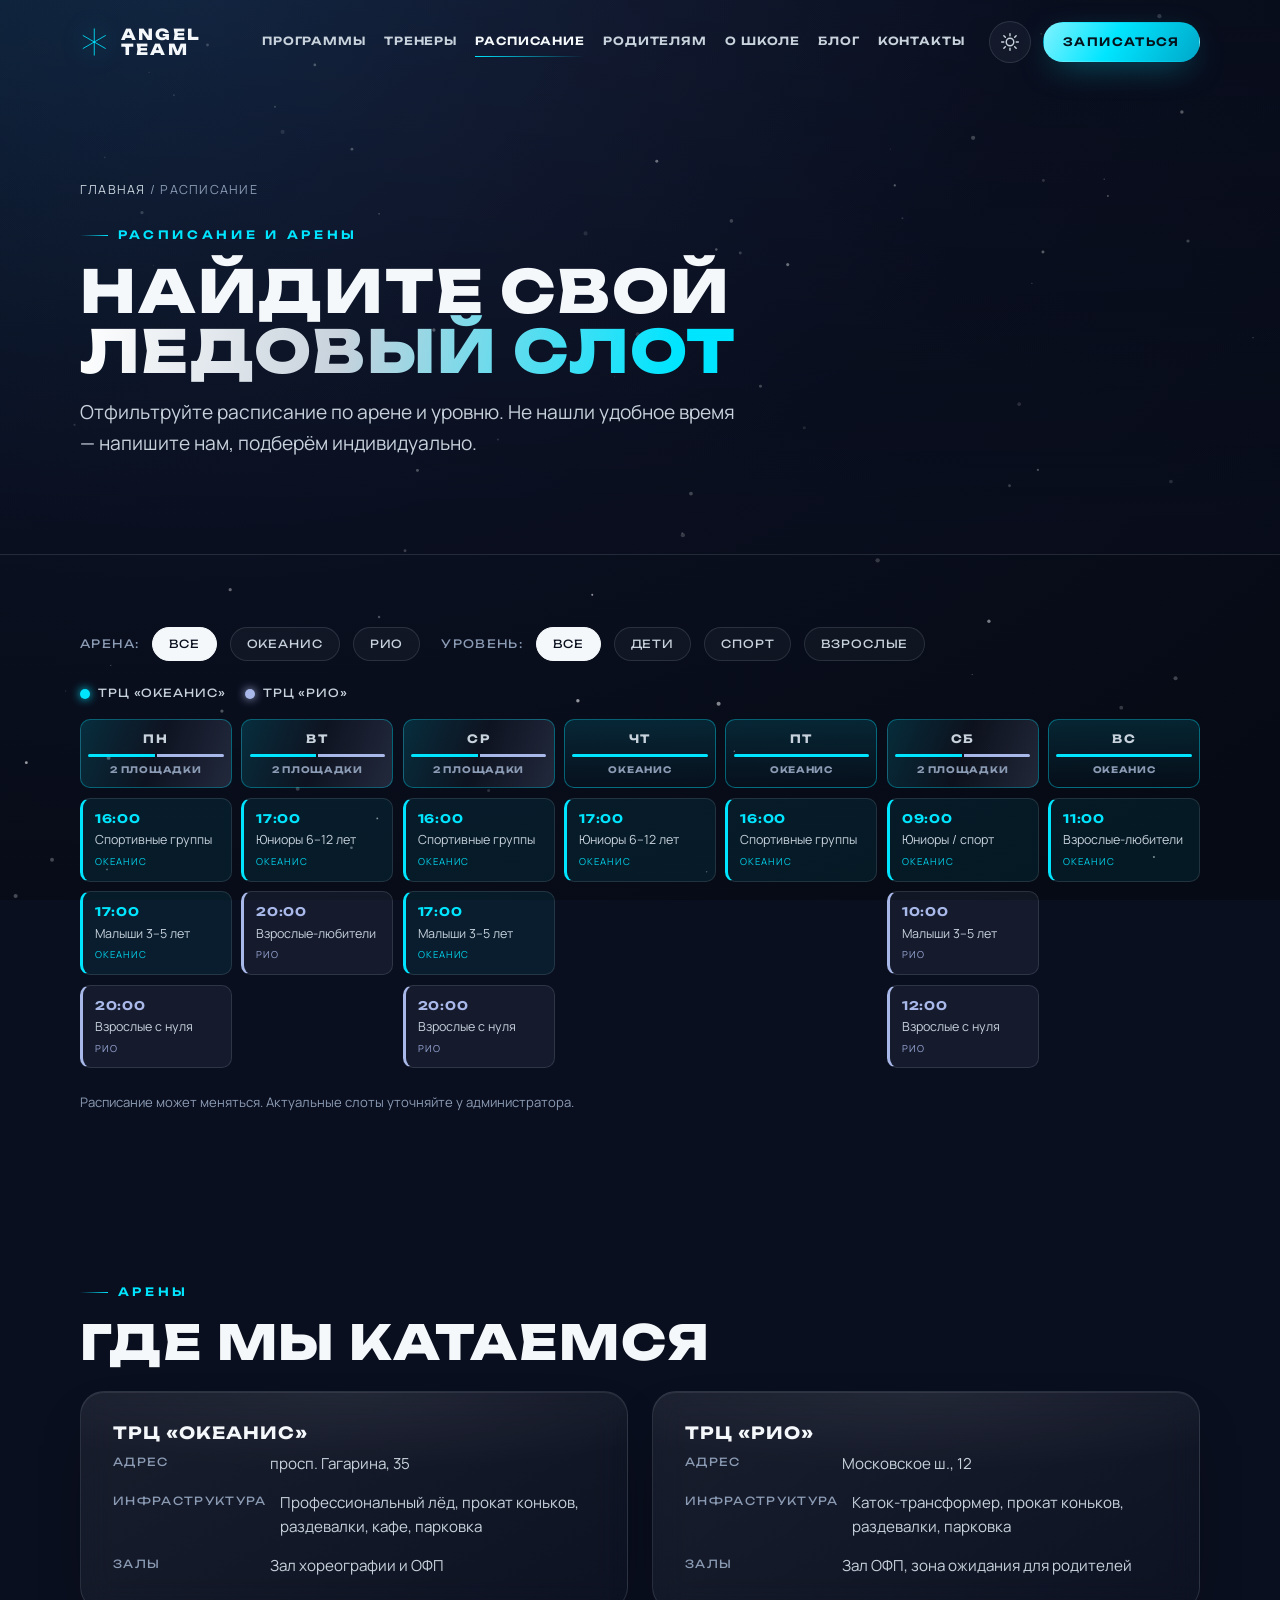
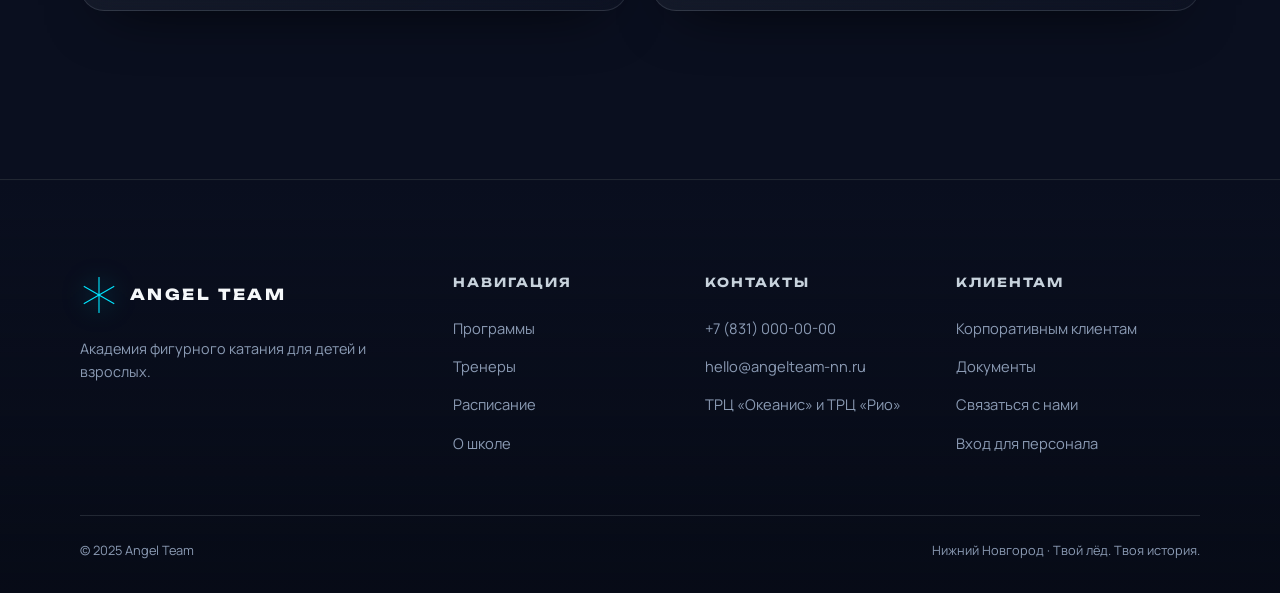
<file: schedule.html>
<!DOCTYPE html>
<html lang="ru">
<head>
  <meta charset="UTF-8" />
  <meta name="viewport" content="width=device-width, initial-scale=1.0" />
  <title>Расписание и арены — Angel Team · Фигурное катание</title>
  <meta name="description" content="Расписание занятий школы фигурного катания Angel Team с фильтрами по локации, возрасту и уровню. Ледовые арены в ТРЦ «Океанис» и ТРЦ «Рио»." />
  <link rel="canonical" href="https://angelteam-nn.ru/schedule.html" />
  <link rel="preconnect" href="https://fonts.googleapis.com" />
  <link rel="preconnect" href="https://fonts.gstatic.com" crossorigin />
  <link href="https://fonts.googleapis.com/css2?family=Unbounded:wght@400;600;700;800&family=Manrope:wght@300;400;500;600;700&family=Playfair+Display:ital,wght@1,400;1,500&display=swap" rel="stylesheet" />
  <link rel="stylesheet" href="assets/css/style.css" />
</head>
<body>
  <a class="skip-link" href="#main">Перейти к содержимому</a>
  <canvas id="snow" aria-hidden="true"></canvas>

  <header class="nav" data-nav>
    <div class="container nav__inner">
      <a class="logo" href="index.html" aria-label="Angel Team — на главную">
        <svg class="logo__mark" viewBox="0 0 100 100" fill="none" aria-hidden="true"><g class="flake" stroke="currentColor" stroke-width="3" stroke-linecap="round"><path d="M50 4v92"/><path d="M11 27.5l78 45"/><path d="M11 72.5l78-45"/><circle cx="50" cy="50" r="3" fill="currentColor" stroke="none"/></g></svg>
        <span class="logo__word">Angel Team<span class="logo__sub">школа фигурного катания</span></span>
      </a>
      <nav class="nav__menu" id="menu" aria-label="Основная навигация">
        <a class="nav__link" href="programs.html">Программы</a>
        <a class="nav__link" href="trainers.html">Тренеры</a>
        <a class="nav__link is-active" href="schedule.html">Расписание</a>
        <a class="nav__link" href="parents.html">Родителям</a>
        <a class="nav__link" href="about.html">О школе</a>
        <a class="nav__link" href="blog.html">Блог</a>
        <a class="nav__link" href="contacts.html">Контакты</a>
        <button class="nav__theme" data-theme-toggle aria-label="Переключить тему" aria-pressed="false">
          <svg class="sun" viewBox="0 0 24 24" fill="none" stroke="currentColor" stroke-width="1.7" stroke-linecap="round" stroke-linejoin="round"><circle cx="12" cy="12" r="4.5"/><path d="M12 2v2.5M12 19.5V22M2 12h2.5M19.5 12H22M4.6 4.6l1.8 1.8M17.6 17.6l1.8 1.8M4.6 19.4l1.8-1.8M17.6 6.4l1.8-1.8"/></svg>
          <svg class="moon" viewBox="0 0 24 24" fill="none" stroke="currentColor" stroke-width="1.7" stroke-linecap="round" stroke-linejoin="round"><path d="M20 14.5A8.5 8.5 0 0 1 9.5 4a8.5 8.5 0 1 0 10.5 10.5z"/></svg>
          <span>Тема</span>
        </button>
      </nav>
      <div class="nav__actions">
        <button class="icon-btn theme-toggle" data-theme-toggle aria-label="Переключить тему" aria-pressed="false">
          <svg class="sun" viewBox="0 0 24 24" fill="none" stroke="currentColor" stroke-width="1.7" stroke-linecap="round" stroke-linejoin="round"><circle cx="12" cy="12" r="4.5"/><path d="M12 2v2.5M12 19.5V22M2 12h2.5M19.5 12H22M4.6 4.6l1.8 1.8M17.6 17.6l1.8 1.8M4.6 19.4l1.8-1.8M17.6 6.4l1.8-1.8"/></svg>
          <svg class="moon" viewBox="0 0 24 24" fill="none" stroke="currentColor" stroke-width="1.7" stroke-linecap="round" stroke-linejoin="round"><path d="M20 14.5A8.5 8.5 0 0 1 9.5 4a8.5 8.5 0 1 0 10.5 10.5z"/></svg>
        </button>
        <a class="btn btn-primary btn-sm nav__cta" href="contacts.html#form">Записаться</a>
        <button class="burger nav__burger" aria-label="Открыть меню" aria-expanded="false" aria-controls="menu"><span></span><span></span><span></span></button>
      </div>
    </div>
  </header>

  <main id="main">
    <section class="page-hero">
      <div class="page-hero__bg" aria-hidden="true"></div>
      <div class="container">
        <nav class="crumb" aria-label="Хлебные крошки"><a href="index.html">Главная</a> / Расписание</nav>
        <p class="eyebrow reveal">Расписание и арены</p>
        <h1 class="display display--xl reveal" data-delay="1">Найдите свой<br /><span class="text-gradient">ледовый слот</span></h1>
        <p class="lead reveal" data-delay="2">Отфильтруйте расписание по арене и уровню. Не нашли удобное время — напишите нам, подберём индивидуально.</p>
      </div>
    </section>

    <section class="section section--tight">
      <div class="container">
        <div class="filter-bar reveal" data-schedule-filter>
          <span style="font-family:var(--font-display); font-size:0.72rem; letter-spacing:0.12em; text-transform:uppercase; color:var(--txt-faint)">Арена:</span>
          <button class="chip is-active" data-filter-loc="all">Все</button>
          <button class="chip" data-filter-loc="okeanis">Океанис</button>
          <button class="chip" data-filter-loc="rio">Рио</button>
          <span style="font-family:var(--font-display); font-size:0.72rem; letter-spacing:0.12em; text-transform:uppercase; color:var(--txt-faint); margin-left:0.5rem">Уровень:</span>
          <button class="chip is-active" data-filter-level="all">Все</button>
          <button class="chip" data-filter-level="kids">Дети</button>
          <button class="chip" data-filter-level="sport">Спорт</button>
          <button class="chip" data-filter-level="adult">Взрослые</button>
        </div>

        <div class="reveal" data-delay="1">
          <div class="timetable__legend">
            <span class="legend-item" data-venue="okeanis"><i></i>ТРЦ «Океанис»</span>
            <span class="legend-item" data-venue="rio"><i></i>ТРЦ «Рио»</span>
          </div>
          <div class="timetable" data-timetable>
            <div class="timetable__grid" data-timetable-grid></div>
          </div>
        </div>
        <p class="mt-2" style="font-size:0.82rem; color:var(--txt-faint)">Расписание может меняться. Актуальные слоты уточняйте у администратора.</p>
      </div>
    </section>

    <section class="section section--tight">
      <div class="container">
        <p class="eyebrow reveal">Арены</p>
        <h2 class="display display--lg reveal" data-delay="1">Где мы катаемся</h2>
        <div class="grid-2 mt-3">
          <article class="glass feature reveal" data-ice-sound>
            <h3>ТРЦ «Океанис»</h3>
            <ul class="meta-list">
              <li><span class="k">Адрес</span><span>просп. Гагарина, 35</span></li>
              <li><span class="k">Инфраструктура</span><span>Профессиональный лёд, прокат коньков, раздевалки, кафе, парковка</span></li>
              <li><span class="k">Залы</span><span>Зал хореографии и ОФП</span></li>
            </ul>
          </article>
          <article class="glass feature reveal" data-delay="1" data-ice-sound>
            <h3>ТРЦ «Рио»</h3>
            <ul class="meta-list">
              <li><span class="k">Адрес</span><span>Московское ш., 12</span></li>
              <li><span class="k">Инфраструктура</span><span>Каток-трансформер, прокат коньков, раздевалки, парковка</span></li>
              <li><span class="k">Залы</span><span>Зал ОФП, зона ожидания для родителей</span></li>
            </ul>
          </article>
        </div>
      </div>
    </section>
  </main>

  <footer class="footer">
    <div class="container">
      <div class="footer__grid">
        <div>
          <a class="logo" href="index.html" aria-label="Angel Team — на главную">
            <svg class="logo__mark" viewBox="0 0 100 100" fill="none" aria-hidden="true"><g class="flake" stroke="currentColor" stroke-width="3" stroke-linecap="round"><path d="M50 4v92"/><path d="M11 27.5l78 45"/><path d="M11 72.5l78-45"/><circle cx="50" cy="50" r="3" fill="currentColor" stroke="none"/></g></svg>
            <span class="logo__word">Angel Team</span>
          </a>
          <p class="mt-2" style="color:var(--txt-faint); font-size:0.9rem">Академия фигурного катания для детей и взрослых.</p>
        </div>
        <nav aria-label="Навигация в подвале">
          <h4>Навигация</h4>
          <ul>
            <li><a href="programs.html">Программы</a></li>
            <li><a href="trainers.html">Тренеры</a></li>
            <li><a href="schedule.html">Расписание</a></li>
            <li><a href="about.html">О школе</a></li>
          </ul>
          <button class="nav__theme" data-theme-toggle aria-label="Переключить тему" aria-pressed="false">
          <svg class="sun" viewBox="0 0 24 24" fill="none" stroke="currentColor" stroke-width="1.7" stroke-linecap="round" stroke-linejoin="round"><circle cx="12" cy="12" r="4.5"/><path d="M12 2v2.5M12 19.5V22M2 12h2.5M19.5 12H22M4.6 4.6l1.8 1.8M17.6 17.6l1.8 1.8M4.6 19.4l1.8-1.8M17.6 6.4l1.8-1.8"/></svg>
          <svg class="moon" viewBox="0 0 24 24" fill="none" stroke="currentColor" stroke-width="1.7" stroke-linecap="round" stroke-linejoin="round"><path d="M20 14.5A8.5 8.5 0 0 1 9.5 4a8.5 8.5 0 1 0 10.5 10.5z"/></svg>
          <span>Тема</span>
        </button>
      </nav>
        <div>
          <h4>Контакты</h4>
          <ul>
            <li><a href="tel:+78310000000">+7 (831) 000-00-00</a></li>
            <li><a href="mailto:hello@angelteam-nn.ru">hello@angelteam-nn.ru</a></li>
            <li><span>ТРЦ «Океанис» и ТРЦ «Рио»</span></li>
          </ul>
        </div>
        <div>
          <h4>Клиентам</h4>
          <ul>
            <li><a href="corporate.html">Корпоративным клиентам</a></li>
            <li><a href="parents.html#docs">Документы</a></li>
            <li><a href="contacts.html">Связаться с нами</a></li>
            <li><a href="admin.html">Вход для персонала</a></li>
          </ul>
        </div>
      </div>
      <div class="footer__bottom"><span>© 2025 Angel Team</span><span>Нижний Новгород · Твой лёд. Твоя история.</span></div>
    </div>
  </footer>

  <script src="assets/js/main.js"></script>
  <script>
    (function () {
      "use strict";
      var store = window.AT_STORE;
      var grid = document.querySelector("[data-timetable-grid]");
      var bar = document.querySelector("[data-schedule-filter]");
      if (!grid || !store) return;

      var DAYS = ["Пн", "Вт", "Ср", "Чт", "Пт", "Сб", "Вс"];
      var VENUES = { okeanis: "Океанис", rio: "Рио" };
      var state = { loc: "all", level: "all" };

      function render() {
        var sessions = store.getSchedule();
        var html = "";
        for (var d = 1; d <= 7; d++) {
          var dayItems = sessions.filter(function (s) {
            var okLoc = state.loc === "all" || s.venue === state.loc;
            var okLevel = state.level === "all" || s.level === state.level;
            return +s.day === d && okLoc && okLevel;
          }).sort(function (a, b) { return (a.time || "").localeCompare(b.time || ""); });

          var dayVenues = ["okeanis", "rio"].filter(function (v) {
            return dayItems.some(function (s) { return s.venue === v; });
          });
          var venuesKey = dayVenues.join(",");
          var venueLabel = dayVenues.length === 1 ? (VENUES[dayVenues[0]] || dayVenues[0]) : (dayVenues.length > 1 ? "2 площадки" : "");

          html += '<div class="day-col">';
          html += '<div class="day-col__head"' + (venuesKey ? ' data-venues="' + venuesKey + '"' : "") + ">";
          html += "<span>" + DAYS[d - 1] + "</span>";
          if (dayVenues.length) {
            html += '<span class="day-col__strip">' + dayVenues.map(function (v) {
              return '<i style="--c:' + (v === "okeanis" ? "#00E5FF" : "#A8B8E8") + '"></i>';
            }).join("") + "</span>";
            html += '<span class="day-col__venues">' + venueLabel + "</span>";
          }
          html += "</div>";
          html += '<div class="day-col__body">';
          if (dayItems.length) {
            dayItems.forEach(function (s) {
              html += '<div class="session" data-venue="' + s.venue + '" data-level="' + s.level + '">';
              html += '<div class="session__time">' + s.time + "</div>";
              html += '<div class="session__name">' + s.name + "</div>";
              html += '<span class="session__venue">' + (VENUES[s.venue] || s.venue) + "</span>";
              html += "</div>";
            });
          } else {
            html += '<div class="session is-empty"></div>';
          }
          html += "</div></div>";
        }
        grid.innerHTML = html;
      }

      if (bar) {
        bar.querySelectorAll(".chip").forEach(function (c) {
          c.addEventListener("click", function () {
            var group = c.dataset.filterLoc ? "loc" : "level";
            bar.querySelectorAll("[data-filter-" + group + "]").forEach(function (s) { s.classList.remove("is-active"); });
            c.classList.add("is-active");
            state[group] = c.dataset.filterLoc || c.dataset.filterLevel;
            render();
          });
        });
      }

      render();
    })();
  </script>
</body>
</html>
</file>
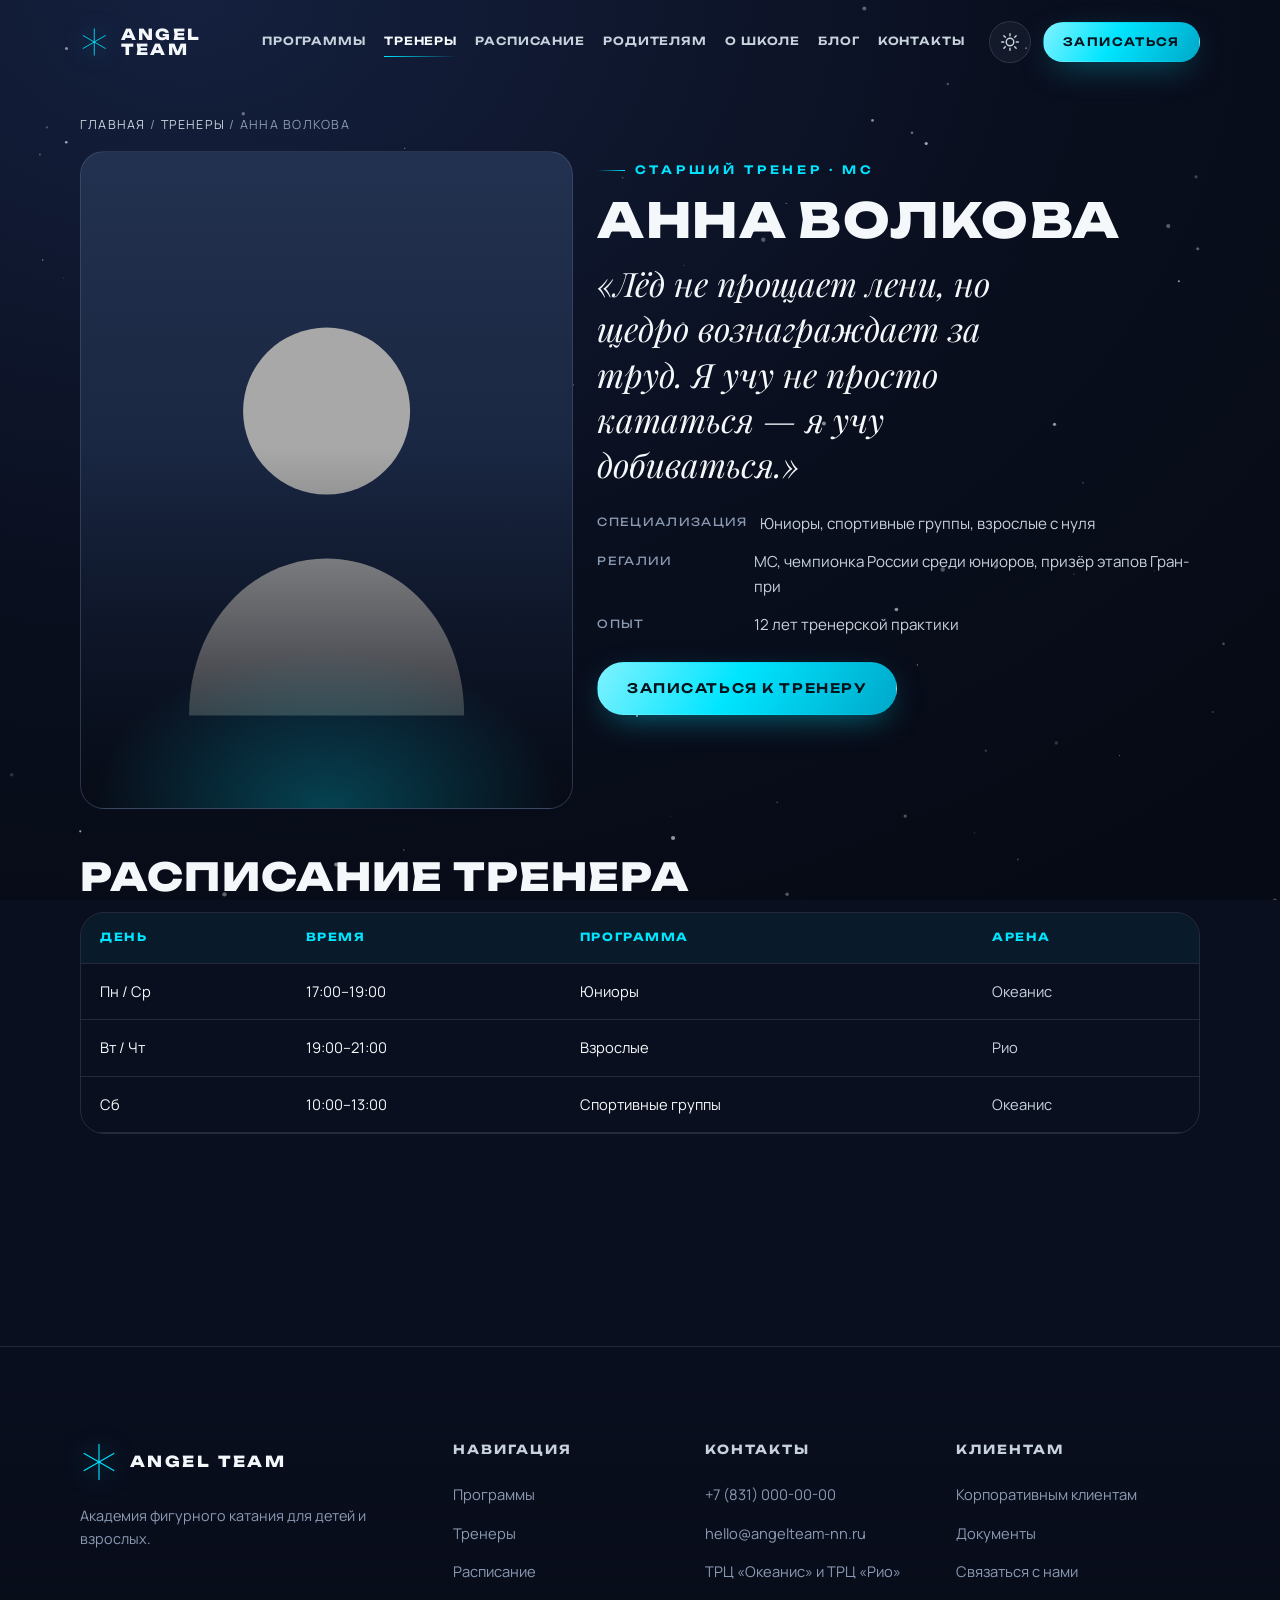
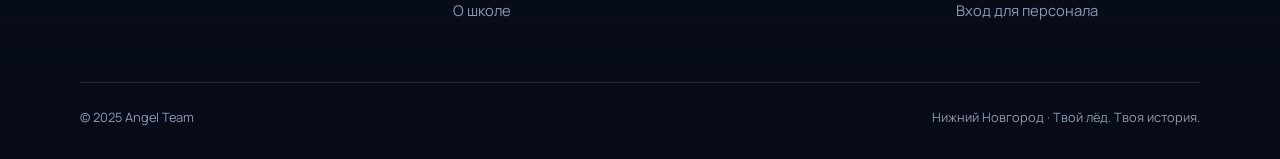
<file: trainer.html>
<!DOCTYPE html>
<html lang="ru">
<head>
  <meta charset="UTF-8" />
  <meta name="viewport" content="width=device-width, initial-scale=1.0" />
  <title>Тренер — Angel Team · Школа фигурного катания</title>
  <meta name="description" content="Биография, регалии, специализация и философия тренера школы фигурного катания Angel Team." />
  <link rel="canonical" href="https://angelteam-nn.ru/trainer.html" />
  <link rel="preconnect" href="https://fonts.googleapis.com" />
  <link rel="preconnect" href="https://fonts.gstatic.com" crossorigin />
  <link href="https://fonts.googleapis.com/css2?family=Unbounded:wght@400;600;700;800&family=Manrope:wght@300;400;500;600;700&family=Playfair+Display:ital,wght@1,400;1,500&display=swap" rel="stylesheet" />
  <link rel="stylesheet" href="assets/css/style.css" />
</head>
<body>
  <a class="skip-link" href="#main">Перейти к содержимому</a>
  <canvas id="snow" aria-hidden="true"></canvas>

  <header class="nav" data-nav>
    <div class="container nav__inner">
      <a class="logo" href="index.html" aria-label="Angel Team — на главную">
        <svg class="logo__mark" viewBox="0 0 100 100" fill="none" aria-hidden="true"><g class="flake" stroke="currentColor" stroke-width="3" stroke-linecap="round"><path d="M50 4v92"/><path d="M11 27.5l78 45"/><path d="M11 72.5l78-45"/><circle cx="50" cy="50" r="3" fill="currentColor" stroke="none"/></g></svg>
        <span class="logo__word">Angel Team</span>
      </a>
      <nav class="nav__menu" id="menu" aria-label="Основная навигация">
        <a class="nav__link" href="programs.html">Программы</a>
        <a class="nav__link is-active" href="trainers.html">Тренеры</a>
        <a class="nav__link" href="schedule.html">Расписание</a>
        <a class="nav__link" href="parents.html">Родителям</a>
        <a class="nav__link" href="about.html">О школе</a>
        <a class="nav__link" href="blog.html">Блог</a>
        <a class="nav__link" href="contacts.html">Контакты</a>
        <button class="nav__theme" data-theme-toggle aria-label="Переключить тему" aria-pressed="false">
          <svg class="sun" viewBox="0 0 24 24" fill="none" stroke="currentColor" stroke-width="1.7" stroke-linecap="round" stroke-linejoin="round"><circle cx="12" cy="12" r="4.5"/><path d="M12 2v2.5M12 19.5V22M2 12h2.5M19.5 12H22M4.6 4.6l1.8 1.8M17.6 17.6l1.8 1.8M4.6 19.4l1.8-1.8M17.6 6.4l1.8-1.8"/></svg>
          <svg class="moon" viewBox="0 0 24 24" fill="none" stroke="currentColor" stroke-width="1.7" stroke-linecap="round" stroke-linejoin="round"><path d="M20 14.5A8.5 8.5 0 0 1 9.5 4a8.5 8.5 0 1 0 10.5 10.5z"/></svg>
          <span>Тема</span>
        </button>
      </nav>
      <div class="nav__actions">
        <button class="icon-btn theme-toggle" data-theme-toggle aria-label="Переключить тему" aria-pressed="false">
          <svg class="sun" viewBox="0 0 24 24" fill="none" stroke="currentColor" stroke-width="1.7" stroke-linecap="round" stroke-linejoin="round"><circle cx="12" cy="12" r="4.5"/><path d="M12 2v2.5M12 19.5V22M2 12h2.5M19.5 12H22M4.6 4.6l1.8 1.8M17.6 17.6l1.8 1.8M4.6 19.4l1.8-1.8M17.6 6.4l1.8-1.8"/></svg>
          <svg class="moon" viewBox="0 0 24 24" fill="none" stroke="currentColor" stroke-width="1.7" stroke-linecap="round" stroke-linejoin="round"><path d="M20 14.5A8.5 8.5 0 0 1 9.5 4a8.5 8.5 0 1 0 10.5 10.5z"/></svg>
        </button>
        <a class="btn btn-primary btn-sm nav__cta" href="contacts.html#form">Записаться</a>
        <button class="burger nav__burger" aria-label="Открыть меню" aria-expanded="false" aria-controls="menu"><span></span><span></span><span></span></button>
      </div>
    </div>
  </header>

  <main id="main">
    <section class="section">
      <div class="container">
        <nav class="crumb" aria-label="Хлебные крошки"><a href="index.html">Главная</a> / <a href="trainers.html">Тренеры</a> / <span data-t-name></span></nav>
        <div class="grid-2 mt-2" style="grid-template-columns: 0.9fr 1.1fr; align-items:start">
          <div class="reveal">
            <div class="coach-card__media" style="border-radius:var(--r-lg); overflow:hidden; aspect-ratio:3/4; border:1px solid var(--border-glass)">
              <svg viewBox="0 0 100 100" preserveAspectRatio="xMidYMid meet" data-t-photo aria-label="Фото тренера"><circle cx="50" cy="36" r="17" fill="#A8B8E8"/><path d="M22 98c0-19 13-32 28-32s28 13 28 32z" fill="#A8B8E8"/></svg>
              <div class="coach-card__glow" style="opacity:1"></div>
            </div>
          </div>
          <div>
            <p class="eyebrow reveal" data-t-role></p>
            <h1 class="display display--lg reveal" data-delay="1" data-t-name></h1>
            <p class="quote reveal" data-delay="2" data-t-philosophy></p>
            <div class="meta-list mt-3 reveal" data-delay="3">
              <li><span class="k">Специализация</span><span data-t-special></span></li>
              <li><span class="k">Регалии</span><span data-t-rega></span></li>
              <li><span class="k">Опыт</span><span data-t-exp></span></li>
            </div>
            <a class="btn btn-primary mt-3 reveal" data-delay="4" href="contacts.html#form">Записаться к тренеру</a>
          </div>
        </div>

        <h2 class="display display--md mt-5 reveal">Расписание тренера</h2>
        <div class="schedule-wrap mt-2 reveal">
          <table class="schedule">
            <thead><tr><th>День</th><th>Время</th><th>Программа</th><th>Арена</th></tr></thead>
            <tbody data-t-schedule></tbody>
          </table>
        </div>
      </div>
    </section>
  </main>

  <footer class="footer">
    <div class="container">
      <div class="footer__grid">
        <div>
          <a class="logo" href="index.html" aria-label="Angel Team — на главную">
            <svg class="logo__mark" viewBox="0 0 100 100" fill="none" aria-hidden="true"><g class="flake" stroke="currentColor" stroke-width="3" stroke-linecap="round"><path d="M50 4v92"/><path d="M11 27.5l78 45"/><path d="M11 72.5l78-45"/><circle cx="50" cy="50" r="3" fill="currentColor" stroke="none"/></g></svg>
            <span class="logo__word">Angel Team</span>
          </a>
          <p class="mt-2" style="color:var(--txt-faint); font-size:0.9rem">Академия фигурного катания для детей и взрослых.</p>
        </div>
        <nav aria-label="Навигация в подвале">
          <h4>Навигация</h4>
          <ul>
            <li><a href="programs.html">Программы</a></li>
            <li><a href="trainers.html">Тренеры</a></li>
            <li><a href="schedule.html">Расписание</a></li>
            <li><a href="about.html">О школе</a></li>
          </ul>
          <button class="nav__theme" data-theme-toggle aria-label="Переключить тему" aria-pressed="false">
          <svg class="sun" viewBox="0 0 24 24" fill="none" stroke="currentColor" stroke-width="1.7" stroke-linecap="round" stroke-linejoin="round"><circle cx="12" cy="12" r="4.5"/><path d="M12 2v2.5M12 19.5V22M2 12h2.5M19.5 12H22M4.6 4.6l1.8 1.8M17.6 17.6l1.8 1.8M4.6 19.4l1.8-1.8M17.6 6.4l1.8-1.8"/></svg>
          <svg class="moon" viewBox="0 0 24 24" fill="none" stroke="currentColor" stroke-width="1.7" stroke-linecap="round" stroke-linejoin="round"><path d="M20 14.5A8.5 8.5 0 0 1 9.5 4a8.5 8.5 0 1 0 10.5 10.5z"/></svg>
          <span>Тема</span>
        </button>
      </nav>
        <div>
          <h4>Контакты</h4>
          <ul>
            <li><a href="tel:+78310000000">+7 (831) 000-00-00</a></li>
            <li><a href="mailto:hello@angelteam-nn.ru">hello@angelteam-nn.ru</a></li>
            <li><span>ТРЦ «Океанис» и ТРЦ «Рио»</span></li>
          </ul>
        </div>
        <div>
          <h4>Клиентам</h4>
          <ul>
            <li><a href="corporate.html">Корпоративным клиентам</a></li>
            <li><a href="parents.html#docs">Документы</a></li>
            <li><a href="contacts.html">Связаться с нами</a></li>
            <li><a href="admin.html">Вход для персонала</a></li>
          </ul>
        </div>
      </div>
      <div class="footer__bottom"><span>© 2025 Angel Team</span><span>Нижний Новгород · Твой лёд. Твоя история.</span></div>
    </div>
  </footer>

  <script src="assets/js/main.js"></script>
  <script>
    (function () {
      "use strict";
      var T = {
        volkova: { name: "Анна Волкова", role: "Старший тренер · МС", color: "#A8B8E8",
          philosophy: "«Лёд не прощает лени, но щедро вознаграждает за труд. Я учу не просто кататься — я учу добиваться.»",
          special: "Юниоры, спортивные группы, взрослые с нуля", rega: "МС, чемпионка России среди юниоров, призёр этапов Гран-при", exp: "12 лет тренерской практики",
          schedule: [["Пн / Ср", "17:00–19:00", "Юниоры", "Океанис"], ["Вт / Чт", "19:00–21:00", "Взрослые", "Рио"], ["Сб", "10:00–13:00", "Спортивные группы", "Океанис"]] },
        sokolov: { name: "Дмитрий Соколов", role: "Тренер · КМС", color: "#00E5FF",
          philosophy: "«Прыжок — это физика и смелость. Я учу обоим: считать обороты и не бояться высоты.»",
          special: "Прыжковая техника, спортивные группы", rega: "КМС, призёр первенства ПФО, сертификат ISU", exp: "8 лет тренерской практики",
          schedule: [["Пн / Ср / Пт", "16:00–18:00", "Спортивные группы", "Океанис"], ["Вт / Чт", "20:00–21:00", "Взрослые-любители", "Рио"]] },
        lebedeva: { name: "Мария Лебедева", role: "Хореограф", color: "#C7D2DC",
          philosophy: "«Техника выигрывает баллы, а выразительность — сердца. Красоту нельзя поставить за одну тренировку.»",
          special: "Хореография, постановка программ, балет", rega: "Выпускница академии балета, 10 лет постановок для фигуристов", exp: "10 лет работы с фигуристами",
          schedule: [["Ср", "19:00–20:00", "Хореография", "Рио"], ["Сб", "10:00–12:00", "Постановка программ", "Океанис"]] },
        krylov: { name: "Игорь Крылов", role: "Тренер · малыши", color: "#7f9bd4",
          philosophy: "«В три года главное — не техника, а желание вернуться на лёд. Всё остальное приложится.»",
          special: "Малыши 3–5 лет, игровая методика", rega: "Педагог-психолог, автор игровой методики обучения", exp: "9 лет работы с детьми",
          schedule: [["Пн / Ср", "17:00–17:45", "Малыши", "Океанис"], ["Сб", "10:00–10:45", "Малыши", "Рио"]] },
        orlova: { name: "Вера Орлова", role: "Тренер · ОФП", color: "#9fc4e8",
          philosophy: "«Сильный корпус — это стабильные прыжки и безопасные падения. База решает всё.»",
          special: "ОФП, растяжка, функциональная подготовка", rega: "Мастер спорта по лёгкой атлетике, дипломированный фитнес-тренер", exp: "7 лет в спорте",
          schedule: [["Вт / Чт", "18:00–19:00", "ОФП", "Рио"], ["Сб", "09:00–10:00", "ОФП", "Океанис"]] },
        romanov: { name: "Павел Романов", role: "Тренер · взрослые", color: "#8ad0e0",
          philosophy: "«Начать во взрослом возрасте — смелость. Моя задача — чтобы первый шаг не стал последним.»",
          special: "Взрослые с нуля и любители", rega: "КМС, призёр городских соревнований, 6 лет с взрослыми группами", exp: "6 лет тренерской практики",
          schedule: [["Пн / Ср", "20:00–21:00", "Взрослые с нуля", "Рио"], ["Вс", "11:00–12:00", "Взрослые-любители", "Океанис"]] }
      };
      var slug = new URLSearchParams(location.search).get("t") || "volkova";
      var d = T[slug] || T.volkova;

      function setAll(attr, val) { document.querySelectorAll("[data-" + attr + "]").forEach(function (el) { el.textContent = val; }); }
      setAll("t-name", d.name);
      setAll("t-role", d.role);
      setAll("t-philosophy", d.philosophy);
      setAll("t-special", d.special);
      setAll("t-rega", d.rega);
      setAll("t-exp", d.exp);

      var photo = document.querySelector("[data-t-photo]");
      if (photo) { photo.querySelector("circle").setAttribute("fill", d.color); photo.querySelectorAll("path").forEach(function (p) { p.setAttribute("fill", d.color); }); }

      var tbody = document.querySelector("[data-t-schedule]");
      if (tbody) tbody.innerHTML = d.schedule.map(function (r) {
        return "<tr><td>" + r[0] + "</td><td>" + r[1] + "</td><td>" + r[2] + "</td><td>" + r[3] + "</td></tr>";
      }).join("");

      document.title = d.name + " — тренер Angel Team";
    })();
  </script>
</body>
</html>
</file>
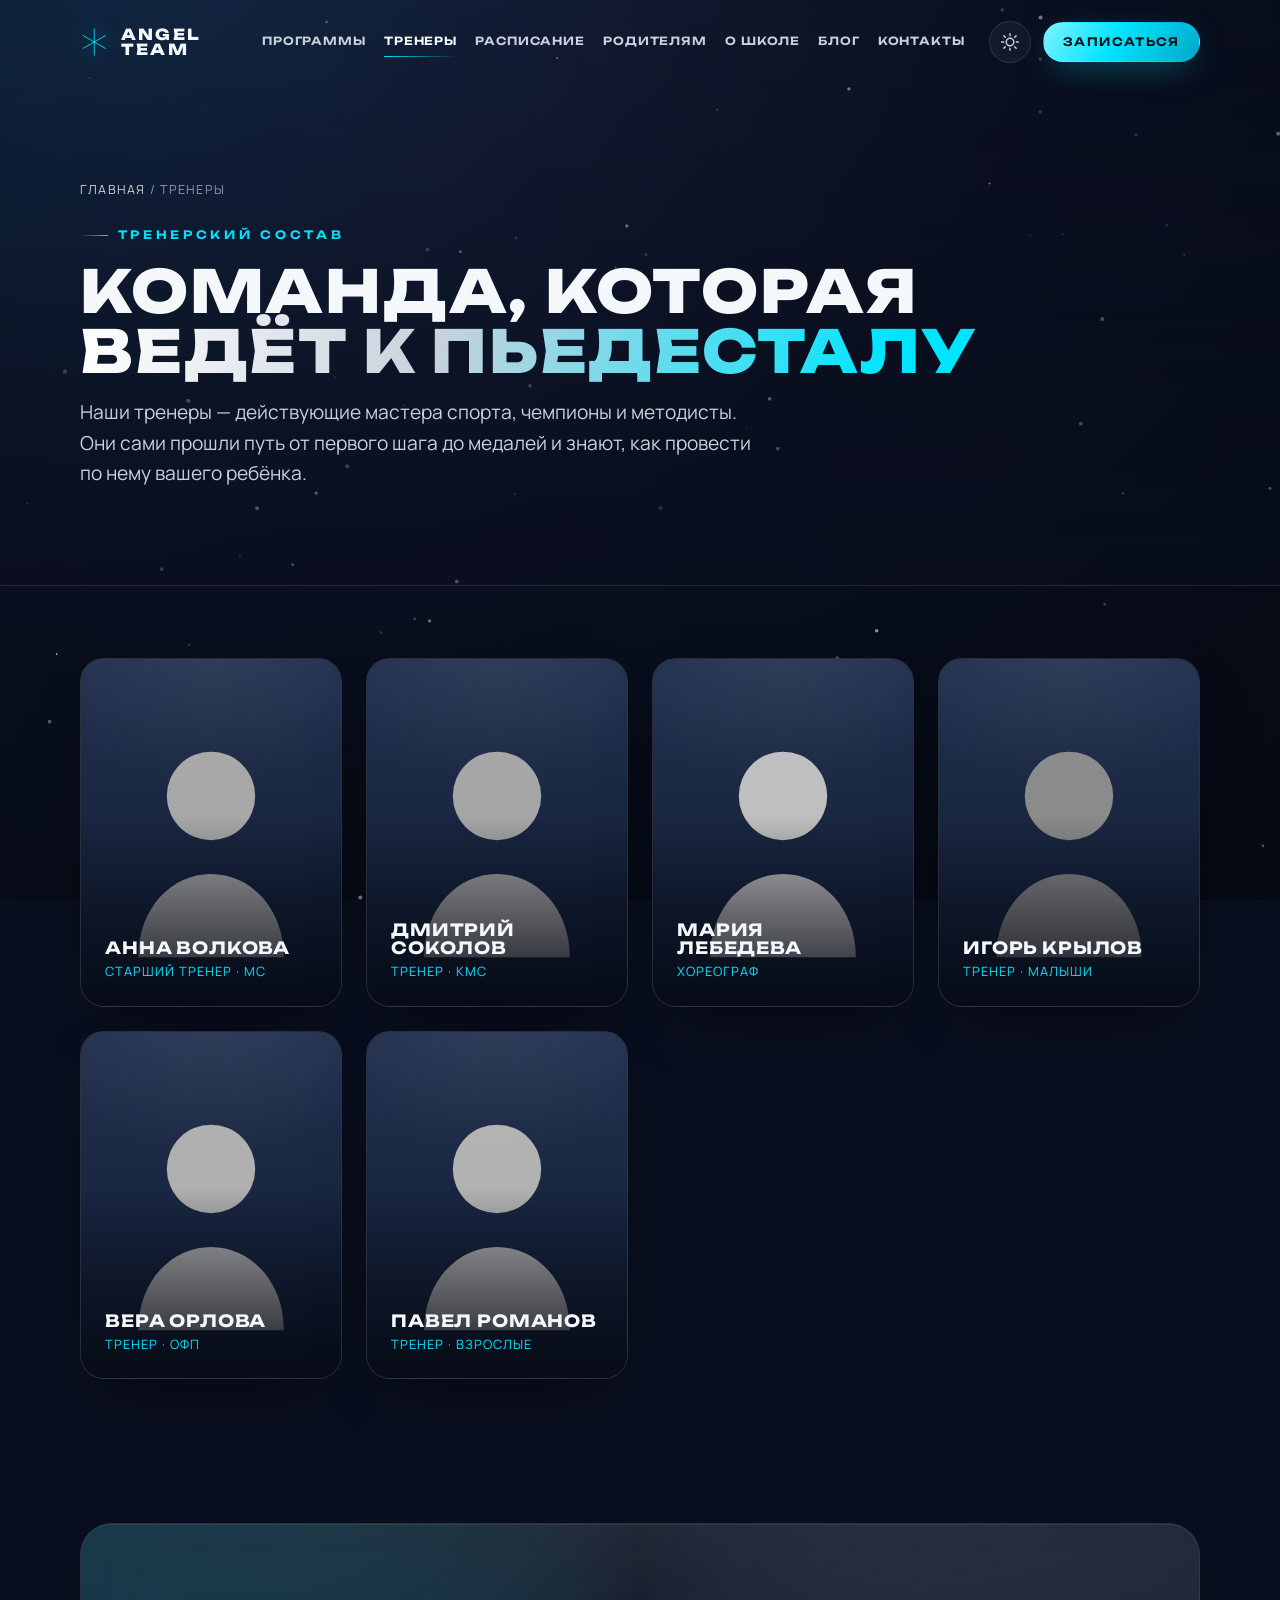
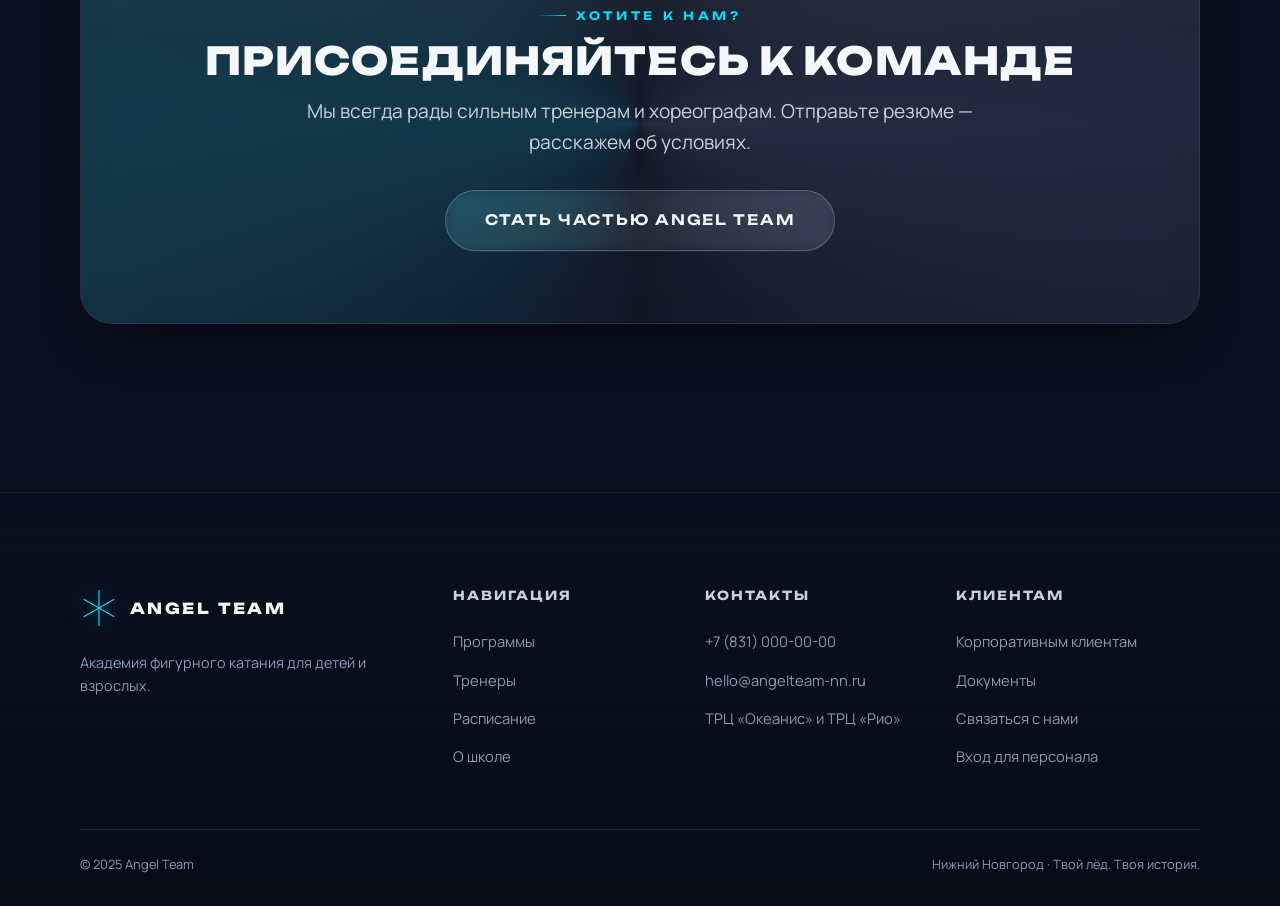
<file: trainers.html>
<!DOCTYPE html>
<html lang="ru">
<head>
  <meta charset="UTF-8" />
  <meta name="viewport" content="width=device-width, initial-scale=1.0" />
  <title>Тренеры — Angel Team · Школа фигурного катания</title>
  <meta name="description" content="Команда тренеров Angel Team: мастера спорта, чемпионы и методисты. Биографии, регалии, специализация и философия каждого тренера." />
  <link rel="canonical" href="https://angelteam-nn.ru/trainers.html" />
  <link rel="preconnect" href="https://fonts.googleapis.com" />
  <link rel="preconnect" href="https://fonts.gstatic.com" crossorigin />
  <link href="https://fonts.googleapis.com/css2?family=Unbounded:wght@400;600;700;800&family=Manrope:wght@300;400;500;600;700&family=Playfair+Display:ital,wght@1,400;1,500&display=swap" rel="stylesheet" />
  <link rel="stylesheet" href="assets/css/style.css" />
</head>
<body>
  <a class="skip-link" href="#main">Перейти к содержимому</a>
  <canvas id="snow" aria-hidden="true"></canvas>

  <header class="nav" data-nav>
    <div class="container nav__inner">
      <a class="logo" href="index.html" aria-label="Angel Team — на главную">
        <svg class="logo__mark" viewBox="0 0 100 100" fill="none" aria-hidden="true"><g class="flake" stroke="currentColor" stroke-width="3" stroke-linecap="round"><path d="M50 4v92"/><path d="M11 27.5l78 45"/><path d="M11 72.5l78-45"/><circle cx="50" cy="50" r="3" fill="currentColor" stroke="none"/></g></svg>
        <span class="logo__word">Angel Team<span class="logo__sub">школа фигурного катания</span></span>
      </a>
      <nav class="nav__menu" id="menu" aria-label="Основная навигация">
        <a class="nav__link" href="programs.html">Программы</a>
        <a class="nav__link is-active" href="trainers.html">Тренеры</a>
        <a class="nav__link" href="schedule.html">Расписание</a>
        <a class="nav__link" href="parents.html">Родителям</a>
        <a class="nav__link" href="about.html">О школе</a>
        <a class="nav__link" href="blog.html">Блог</a>
        <a class="nav__link" href="contacts.html">Контакты</a>
        <button class="nav__theme" data-theme-toggle aria-label="Переключить тему" aria-pressed="false">
          <svg class="sun" viewBox="0 0 24 24" fill="none" stroke="currentColor" stroke-width="1.7" stroke-linecap="round" stroke-linejoin="round"><circle cx="12" cy="12" r="4.5"/><path d="M12 2v2.5M12 19.5V22M2 12h2.5M19.5 12H22M4.6 4.6l1.8 1.8M17.6 17.6l1.8 1.8M4.6 19.4l1.8-1.8M17.6 6.4l1.8-1.8"/></svg>
          <svg class="moon" viewBox="0 0 24 24" fill="none" stroke="currentColor" stroke-width="1.7" stroke-linecap="round" stroke-linejoin="round"><path d="M20 14.5A8.5 8.5 0 0 1 9.5 4a8.5 8.5 0 1 0 10.5 10.5z"/></svg>
          <span>Тема</span>
        </button>
      </nav>
      <div class="nav__actions">
        <button class="icon-btn theme-toggle" data-theme-toggle aria-label="Переключить тему" aria-pressed="false">
          <svg class="sun" viewBox="0 0 24 24" fill="none" stroke="currentColor" stroke-width="1.7" stroke-linecap="round" stroke-linejoin="round"><circle cx="12" cy="12" r="4.5"/><path d="M12 2v2.5M12 19.5V22M2 12h2.5M19.5 12H22M4.6 4.6l1.8 1.8M17.6 17.6l1.8 1.8M4.6 19.4l1.8-1.8M17.6 6.4l1.8-1.8"/></svg>
          <svg class="moon" viewBox="0 0 24 24" fill="none" stroke="currentColor" stroke-width="1.7" stroke-linecap="round" stroke-linejoin="round"><path d="M20 14.5A8.5 8.5 0 0 1 9.5 4a8.5 8.5 0 1 0 10.5 10.5z"/></svg>
        </button>
        <a class="btn btn-primary btn-sm nav__cta" href="contacts.html#form">Записаться</a>
        <button class="burger nav__burger" aria-label="Открыть меню" aria-expanded="false" aria-controls="menu"><span></span><span></span><span></span></button>
      </div>
    </div>
  </header>

  <main id="main">
    <section class="page-hero">
      <div class="page-hero__bg" aria-hidden="true"></div>
      <div class="container">
        <nav class="crumb" aria-label="Хлебные крошки"><a href="index.html">Главная</a> / Тренеры</nav>
        <p class="eyebrow reveal">Тренерский состав</p>
        <h1 class="display display--xl reveal" data-delay="1">Команда, которая<br /><span class="text-gradient">ведёт к пьедесталу</span></h1>
        <p class="lead reveal" data-delay="2">Наши тренеры — действующие мастера спорта, чемпионы и методисты. Они сами прошли путь от первого шага до медалей и знают, как провести по нему вашего ребёнка.</p>
      </div>
    </section>

    <section class="section section--tight">
      <div class="container">
        <div class="grid-4">
          <a class="glass card-link coach-card reveal" href="trainer.html?t=volkova" data-ice-sound>
            <div class="coach-card__media">
              <svg viewBox="0 0 100 100" preserveAspectRatio="xMidYMid meet" aria-label="Фото Анны Волковой"><circle cx="50" cy="36" r="17" fill="#A8B8E8"/><path d="M22 98c0-19 13-32 28-32s28 13 28 32z" fill="#A8B8E8"/></svg>
              <div class="coach-card__glow"></div>
            </div>
            <div class="coach-card__body"><h3>Анна Волкова</h3><div class="coach-card__role">Старший тренер · МС</div></div>
          </a>
          <a class="glass card-link coach-card reveal" data-delay="1" href="trainer.html?t=sokolov" data-ice-sound>
            <div class="coach-card__media">
              <svg viewBox="0 0 100 100" preserveAspectRatio="xMidYMid meet" aria-label="Фото Дмитрия Соколова"><circle cx="50" cy="36" r="17" fill="#00E5FF"/><path d="M22 98c0-19 13-32 28-32s28 13 28 32z" fill="#00E5FF"/></svg>
              <div class="coach-card__glow"></div>
            </div>
            <div class="coach-card__body"><h3>Дмитрий Соколов</h3><div class="coach-card__role">Тренер · КМС</div></div>
          </a>
          <a class="glass card-link coach-card reveal" data-delay="2" href="trainer.html?t=lebedeva" data-ice-sound>
            <div class="coach-card__media">
              <svg viewBox="0 0 100 100" preserveAspectRatio="xMidYMid meet" aria-label="Фото Марии Лебедевой"><circle cx="50" cy="36" r="17" fill="#C7D2DC"/><path d="M22 98c0-19 13-32 28-32s28 13 28 32z" fill="#C7D2DC"/></svg>
              <div class="coach-card__glow"></div>
            </div>
            <div class="coach-card__body"><h3>Мария Лебедева</h3><div class="coach-card__role">Хореограф</div></div>
          </a>
          <a class="glass card-link coach-card reveal" data-delay="3" href="trainer.html?t=krylov" data-ice-sound>
            <div class="coach-card__media">
              <svg viewBox="0 0 100 100" preserveAspectRatio="xMidYMid meet" aria-label="Фото Игоря Крылова"><circle cx="50" cy="36" r="17" fill="#7f9bd4"/><path d="M22 98c0-19 13-32 28-32s28 13 28 32z" fill="#7f9bd4"/></svg>
              <div class="coach-card__glow"></div>
            </div>
            <div class="coach-card__body"><h3>Игорь Крылов</h3><div class="coach-card__role">Тренер · малыши</div></div>
          </a>
          <a class="glass card-link coach-card reveal" href="trainer.html?t=orlova" data-ice-sound>
            <div class="coach-card__media">
              <svg viewBox="0 0 100 100" preserveAspectRatio="xMidYMid meet" aria-label="Фото Веры Орловой"><circle cx="50" cy="36" r="17" fill="#9fc4e8"/><path d="M22 98c0-19 13-32 28-32s28 13 28 32z" fill="#9fc4e8"/></svg>
              <div class="coach-card__glow"></div>
            </div>
            <div class="coach-card__body"><h3>Вера Орлова</h3><div class="coach-card__role">Тренер · ОФП</div></div>
          </a>
          <a class="glass card-link coach-card reveal" data-delay="1" href="trainer.html?t=romanov" data-ice-sound>
            <div class="coach-card__media">
              <svg viewBox="0 0 100 100" preserveAspectRatio="xMidYMid meet" aria-label="Фото Павла Романова"><circle cx="50" cy="36" r="17" fill="#8ad0e0"/><path d="M22 98c0-19 13-32 28-32s28 13 28 32z" fill="#8ad0e0"/></svg>
              <div class="coach-card__glow"></div>
            </div>
            <div class="coach-card__body"><h3>Павел Романов</h3><div class="coach-card__role">Тренер · взрослые</div></div>
          </a>
        </div>
      </div>
    </section>

    <section class="section section--tight">
      <div class="container">
        <div class="glass cta-band">
          <p class="eyebrow">Хотите к нам?</p>
          <h2 class="display display--md">Присоединяйтесь к команде</h2>
          <p class="lead mx-auto">Мы всегда рады сильным тренерам и хореографам. Отправьте резюме — расскажем об условиях.</p>
          <a class="btn btn-ghost btn-lg mt-2" href="contacts.html#form" style="position:relative;z-index:1">Стать частью Angel Team</a>
        </div>
      </div>
    </section>
  </main>

  <footer class="footer">
    <div class="container">
      <div class="footer__grid">
        <div>
          <a class="logo" href="index.html" aria-label="Angel Team — на главную">
            <svg class="logo__mark" viewBox="0 0 100 100" fill="none" aria-hidden="true"><g class="flake" stroke="currentColor" stroke-width="3" stroke-linecap="round"><path d="M50 4v92"/><path d="M11 27.5l78 45"/><path d="M11 72.5l78-45"/><circle cx="50" cy="50" r="3" fill="currentColor" stroke="none"/></g></svg>
            <span class="logo__word">Angel Team</span>
          </a>
          <p class="mt-2" style="color:var(--txt-faint); font-size:0.9rem">Академия фигурного катания для детей и взрослых.</p>
        </div>
        <nav aria-label="Навигация в подвале">
          <h4>Навигация</h4>
          <ul>
            <li><a href="programs.html">Программы</a></li>
            <li><a href="trainers.html">Тренеры</a></li>
            <li><a href="schedule.html">Расписание</a></li>
            <li><a href="about.html">О школе</a></li>
          </ul>
          <button class="nav__theme" data-theme-toggle aria-label="Переключить тему" aria-pressed="false">
          <svg class="sun" viewBox="0 0 24 24" fill="none" stroke="currentColor" stroke-width="1.7" stroke-linecap="round" stroke-linejoin="round"><circle cx="12" cy="12" r="4.5"/><path d="M12 2v2.5M12 19.5V22M2 12h2.5M19.5 12H22M4.6 4.6l1.8 1.8M17.6 17.6l1.8 1.8M4.6 19.4l1.8-1.8M17.6 6.4l1.8-1.8"/></svg>
          <svg class="moon" viewBox="0 0 24 24" fill="none" stroke="currentColor" stroke-width="1.7" stroke-linecap="round" stroke-linejoin="round"><path d="M20 14.5A8.5 8.5 0 0 1 9.5 4a8.5 8.5 0 1 0 10.5 10.5z"/></svg>
          <span>Тема</span>
        </button>
      </nav>
        <div>
          <h4>Контакты</h4>
          <ul>
            <li><a href="tel:+78310000000">+7 (831) 000-00-00</a></li>
            <li><a href="mailto:hello@angelteam-nn.ru">hello@angelteam-nn.ru</a></li>
            <li><span>ТРЦ «Океанис» и ТРЦ «Рио»</span></li>
          </ul>
        </div>
        <div>
          <h4>Клиентам</h4>
          <ul>
            <li><a href="corporate.html">Корпоративным клиентам</a></li>
            <li><a href="parents.html#docs">Документы</a></li>
            <li><a href="contacts.html">Связаться с нами</a></li>
            <li><a href="admin.html">Вход для персонала</a></li>
          </ul>
        </div>
      </div>
      <div class="footer__bottom"><span>© 2025 Angel Team</span><span>Нижний Новгород · Твой лёд. Твоя история.</span></div>
    </div>
  </footer>

  <script src="assets/js/main.js"></script>
</body>
</html>
</file>
<file: assets/css/style.css>
/* ============================================================
   ANGEL TEAM — Design System
   Эстетика: «Ледяная элегантность» × «Спортивная дисциплина»
   ============================================================ */

/* ---------- 1. Design Tokens ---------- */
:root {
  /* Core palette */
  --ink-950: #060A14;
  --ink-900: #0A0F1F;
  --ink-800: #101B33;
  --ink-700: #1A2A4A;
  --ink-600: #243A63;

  --plat: #C7D2DC;          /* платина / серебро */
  --plat-dim: #93A3B8;
  --ice: #F5F8FA;           /* холодный белый */
  --ice-soft: #E7EEF4;

  --cyan: #00E5FF;          /* неоновый циан — свечение льда */
  --cyan-deep: #00A8C9;
  --lavender: #A8B8E8;      /* мягкий ледяной лавандовый */

  /* Functional */
  --txt: #F5F8FA;
  --txt-muted: #C7D2DC;
  --txt-faint: #8B9BB4;

  --border-glass: rgba(199, 210, 220, 0.14);
  --border-glass-strong: rgba(199, 210, 220, 0.28);

  /* Gradients */
  --grad-bg: radial-gradient(120% 120% at 15% 0%, #14203E 0%, #0A0F1F 55%, #060A14 100%);
  --grad-hero: linear-gradient(160deg, #0E1830 0%, #0A0F1F 45%, #060A14 100%);
  --grad-ice: linear-gradient(120deg, rgba(0, 229, 255, 0.18) 0%, rgba(168, 184, 232, 0.08) 40%, transparent 70%);
  --grad-text: linear-gradient(100deg, #FFFFFF 0%, #C7D2DC 40%, #00E5FF 90%);

  /* Type */
  --font-display: "Unbounded", "Montserrat", "Space Grotesk", sans-serif;
  --font-body: "Manrope", "Inter", sans-serif;
  --font-accent: "Playfair Display", Georgia, serif;

  /* Spacing scale (8px base) */
  --sp-1: 0.5rem;   /* 8 */
  --sp-2: 1rem;     /* 16 */
  --sp-3: 1.5rem;   /* 24 */
  --sp-4: 2rem;     /* 32 */
  --sp-5: 3rem;     /* 48 */
  --sp-6: 4rem;     /* 64 */
  --sp-7: 6rem;     /* 96 */
  --sp-8: 8rem;     /* 128 */

  /* Radii */
  --r-sm: 10px;
  --r-md: 16px;
  --r-lg: 24px;
  --r-xl: 32px;
  --r-pill: 999px;

  /* Shadows */
  --sh-sm: 0 6px 24px -12px rgba(0, 0, 0, 0.6);
  --sh-md: 0 18px 48px -20px rgba(0, 0, 0, 0.7);
  --sh-glass: 0 24px 60px -30px rgba(0, 0, 0, 0.8), inset 0 1px 0 rgba(255, 255, 255, 0.08);
  --sh-glow: 0 0 0 1px rgba(0, 229, 255, 0.35), 0 10px 40px -10px rgba(0, 229, 255, 0.45);
  --sh-glow-soft: 0 0 60px -12px rgba(0, 229, 255, 0.35);

  --blur: 16px;
  --ease: cubic-bezier(0.22, 1, 0.36, 1);
  --nav-h: 84px;
  --menu-bg: rgba(6, 10, 20, 0.97);
}

/* ---------- 2. Reset / Base ---------- */
*, *::before, *::after { box-sizing: border-box; }

html { scroll-behavior: smooth; -webkit-text-size-adjust: 100%; }

body {
  margin: 0;
  font-family: var(--font-body);
  font-size: 17px;
  line-height: 1.6;
  color: var(--txt);
  background: var(--ink-900);
  background-image: var(--grad-bg);
  background-attachment: fixed;
  -webkit-font-smoothing: antialiased;
  text-rendering: optimizeLegibility;
  overflow-x: hidden;
}

img, svg, video, canvas { display: block; max-width: 100%; }

a { color: var(--cyan); text-decoration: none; }
a:hover { color: var(--ice); }

::selection { background: var(--cyan); color: var(--ink-900); }

h1, h2, h3, h4 {
  font-family: var(--font-display);
  font-weight: 700;
  line-height: 1.1;
  letter-spacing: 0.02em;
  margin: 0 0 var(--sp-2);
  text-wrap: balance;
}

p { margin: 0 0 var(--sp-2); }

:focus-visible {
  outline: 2px solid var(--cyan);
  outline-offset: 3px;
  border-radius: 4px;
}

.skip-link {
  position: absolute;
  left: -9999px;
  top: 0;
  background: var(--cyan);
  color: var(--ink-900);
  padding: 0.5rem 1rem;
  z-index: 2000;
  font-weight: 700;
}
.skip-link:focus { left: 0; }

/* ---------- 3. Layout ---------- */
.container {
  width: 100%;
  max-width: 1200px;
  margin-inline: auto;
  padding-inline: clamp(1.25rem, 4vw, 2.5rem);
}

.section { position: relative; padding-block: clamp(4rem, 9vw, 7.5rem); }
.section--tight { padding-block: clamp(2.5rem, 6vw, 4.5rem); }

/* Frosted page backdrop — fixed, behind everything */
#frost {
  position: fixed;
  inset: 0;
  z-index: -2;
  pointer-events: none;
}
#snow { position: fixed; inset: 0; z-index: -1; pointer-events: none; }

/* ---------- 4. Typography helpers ---------- */
.eyebrow {
  display: inline-flex;
  align-items: center;
  gap: 0.6rem;
  font-family: var(--font-display);
  font-size: 0.72rem;
  font-weight: 600;
  letter-spacing: 0.32em;
  text-transform: uppercase;
  color: var(--cyan);
  margin-bottom: var(--sp-2);
}
.eyebrow::before {
  content: "";
  width: 28px;
  height: 1px;
  background: linear-gradient(90deg, transparent, var(--cyan));
}

.display {
  font-family: var(--font-display);
  text-transform: uppercase;
  font-weight: 800;
  letter-spacing: 0.03em;
  line-height: 1.02;
}
.display--xl { font-size: clamp(2.2rem, 4.6vw, 3.75rem); }
.display--lg { font-size: clamp(1.8rem, 4.2vw, 3rem); }
.display--md { font-size: clamp(1.5rem, 3.4vw, 2.4rem); }

.text-gradient {
  background: var(--grad-text);
  -webkit-background-clip: text;
  background-clip: text;
  color: transparent;
}

.lead { font-size: clamp(1.05rem, 1.6vw, 1.2rem); color: var(--txt-muted); max-width: 56ch; }

.quote {
  font-family: var(--font-accent);
  font-style: italic;
  font-size: clamp(1.4rem, 3vw, 2.1rem);
  line-height: 1.35;
  color: var(--ice);
  max-width: 24ch;
}

/* ---------- 5. Buttons ---------- */
.btn {
  --btn-pad: 0.95rem 1.8rem;
  display: inline-flex;
  align-items: center;
  justify-content: center;
  gap: 0.6rem;
  padding: var(--btn-pad);
  font-family: var(--font-display);
  font-size: 0.82rem;
  font-weight: 600;
  letter-spacing: 0.12em;
  text-transform: uppercase;
  border-radius: var(--r-pill);
  border: 1px solid transparent;
  cursor: pointer;
  transition: transform 0.3s var(--ease), box-shadow 0.3s var(--ease),
              background 0.3s var(--ease), border-color 0.3s var(--ease), color 0.3s;
  white-space: nowrap;
}

.btn-primary {
  color: #04131C;
  background: linear-gradient(120deg, #7ff2ff 0%, var(--cyan) 45%, var(--cyan-deep) 100%);
  box-shadow: 0 10px 34px -12px rgba(0, 229, 255, 0.55);
}
.btn-primary:hover {
  color: #04131C;
  transform: translateY(-2px);
  box-shadow: 0 16px 44px -10px rgba(0, 229, 255, 0.7);
}
.btn-primary:active { transform: translateY(0); }

.btn-ghost {
  color: var(--ice);
  background: rgba(199, 210, 220, 0.06);
  border-color: var(--border-glass-strong);
  backdrop-filter: blur(8px);
  -webkit-backdrop-filter: blur(8px);
}
.btn-ghost:hover {
  color: var(--ink-900);
  background: var(--ice);
  transform: translateY(-2px);
}

.btn-sm { --btn-pad: 0.62rem 1.2rem; font-size: 0.72rem; }
.btn-lg { --btn-pad: 1.15rem 2.4rem; font-size: 0.9rem; }

.btn .icon { width: 1em; height: 1em; }

/* ---------- 6. Navbar ---------- */
.nav {
  position: fixed;
  inset: 0 0 auto 0;
  z-index: 100;
  height: var(--nav-h);
  display: flex;
  align-items: center;
  transition: background 0.4s var(--ease), box-shadow 0.4s var(--ease), height 0.4s var(--ease);
}
/* Блюр вынесен в псевдоэлемент, чтобы backdrop-filter не создавал containing block
   для position:fixed у мобильного меню (иначе меню «прилипало» к верху шапки). */
.nav::before {
  content: "";
  position: absolute;
  inset: 0;
  backdrop-filter: blur(18px) saturate(140%);
  -webkit-backdrop-filter: blur(18px) saturate(140%);
  opacity: 0;
  transition: opacity 0.4s var(--ease);
  pointer-events: none;
}
.nav.is-scrolled::before { opacity: 1; }
.nav.is-scrolled {
  height: 68px;
  background: rgba(10, 15, 31, 0.78);
  box-shadow: 0 1px 0 var(--border-glass), 0 20px 50px -30px rgba(0,0,0,0.8);
}
.nav__inner { display: flex; align-items: center; justify-content: space-between; gap: var(--sp-3); width: 100%; }

.logo { display: inline-flex; align-items: center; gap: 0.75rem; color: var(--ice); }
.logo:hover { color: var(--ice); }
.logo__mark { width: 38px; height: 38px; color: var(--cyan); filter: drop-shadow(0 0 12px rgba(0,229,255,0.5)); }
.logo__mark .flake { transform-origin: center; animation: spin-slow 26s linear infinite; }
.logo__word { font-family: var(--font-display); font-weight: 800; letter-spacing: 0.16em; text-transform: uppercase; font-size: 0.95rem; line-height: 1; }
.logo__sub { display: block; font-family: var(--font-body); font-weight: 400; font-size: 0.52rem; letter-spacing: 0.18em; text-transform: uppercase; color: var(--txt-faint); margin-top: 2px; }

.nav__menu { display: flex; align-items: center; gap: clamp(0.7rem, 1.4vw, 1.5rem); }
.nav__link {
  position: relative;
  font-family: var(--font-display);
  font-size: 0.7rem;
  font-weight: 600;
  letter-spacing: 0.08em;
  white-space: nowrap;
  text-transform: uppercase;
  color: var(--txt-muted);
  padding: 0.4rem 0;
  transition: color 0.25s;
}
.nav__link::after {
  content: "";
  position: absolute;
  left: 0; bottom: 0;
  width: 100%; height: 1px;
  background: linear-gradient(90deg, var(--cyan), transparent);
  transform: scaleX(0);
  transform-origin: left;
  transition: transform 0.35s var(--ease);
}
.nav__link:hover, .nav__link.is-active { color: var(--ice); }
.nav__link:hover::after, .nav__link.is-active::after { transform: scaleX(1); }

.nav__actions { display: flex; align-items: center; gap: 0.75rem; }

.icon-btn {
  display: inline-flex;
  align-items: center;
  justify-content: center;
  width: 42px; height: 42px;
  border-radius: 50%;
  border: 1px solid var(--border-glass);
  background: rgba(199,210,220,0.05);
  color: var(--txt-muted);
  cursor: pointer;
  transition: all 0.3s;
}
.icon-btn:hover { color: var(--ink-900); background: var(--ice); border-color: var(--ice); }
.icon-btn svg { width: 20px; height: 20px; }

.burger { display: flex; flex-direction: column; gap: 5px; padding: 0.5rem; background: none; border: 0; cursor: pointer; }
.nav__burger { display: none; }
.burger span { width: 26px; height: 2px; background: var(--ice); transition: transform 0.3s var(--ease), opacity 0.3s; }
.burger.is-open span:nth-child(1) { transform: translateY(7px) rotate(45deg); }
.burger.is-open span:nth-child(2) { opacity: 0; }
.burger.is-open span:nth-child(3) { transform: translateY(-7px) rotate(-45deg); }

/* ---------- 7. Hero ---------- */
.hero {
  position: relative;
  min-height: 100svh;
  display: flex;
  align-items: center;
  padding-top: calc(var(--nav-h) + 1rem);
  overflow: hidden;
}
.hero__bg { position: absolute; inset: 0; z-index: -1; overflow: hidden; }
.hero__video { width: 100%; height: 100%; object-fit: cover; opacity: 0.35; filter: saturate(0.85) contrast(1.05) brightness(0.7); }
.hero__veil {
  position: absolute; inset: 0;
  background:
    radial-gradient(90% 70% at 70% 20%, rgba(0, 229, 255, 0.10) 0%, transparent 55%),
    radial-gradient(70% 80% at 20% 80%, rgba(168, 184, 232, 0.10) 0%, transparent 50%),
    linear-gradient(180deg, rgba(10,15,31,0.35) 0%, rgba(10,15,31,0.55) 60%, var(--ink-900) 100%);
}
.hero__beam {
  position: absolute; top: -20%; 
  width: 2px; height: 140%;
  background: linear-gradient(180deg, transparent, rgba(0,229,255,0.5), transparent);
  filter: blur(1px);
  animation: beam 9s var(--ease) infinite;
}
.hero__beam--1 { left: 24%; animation-delay: 0s; }
.hero__beam--2 { left: 71%; animation-delay: 3.2s; }
.hero__beam--3 { left: 88%; animation-delay: 5.5s; }

.hero__inner { max-width: 840px; }
.hero__kicker { margin-bottom: var(--sp-3); }
.hero__title { margin-bottom: var(--sp-3); }
.hero__sub { font-size: clamp(1.05rem, 1.8vw, 1.3rem); color: var(--txt-muted); max-width: 52ch; margin-bottom: var(--sp-5); }
.hero__cta { display: flex; flex-wrap: wrap; gap: 1rem; margin-bottom: var(--sp-6); }

.hero__stats {
  display: flex;
  flex-wrap: wrap;
  justify-content: space-between;
  gap: clamp(1.5rem, 4vw, 3.5rem);
  border-top: 1px solid var(--border-glass);
  padding-top: var(--sp-3);
}
.stat__num {
  font-family: var(--font-display);
  font-size: clamp(1.6rem, 3.4vw, 2.4rem);
  font-weight: 800;
  background: var(--grad-text);
  -webkit-background-clip: text; background-clip: text; color: transparent;
  line-height: 1;
}
.stat__label { font-size: 0.8rem; letter-spacing: 0.12em; text-transform: uppercase; color: var(--txt-faint); margin-top: 0.4rem; }

.hero__scroll {
  position: absolute;
  bottom: 2rem; left: 50%;
  transform: translateX(-50%);
  display: flex; flex-direction: column; align-items: center; gap: 0.4rem;
  color: var(--txt-faint);
  font-size: 0.68rem; letter-spacing: 0.3em; text-transform: uppercase;
}
.hero__scroll .line { width: 1px; height: 40px; background: linear-gradient(180deg, var(--cyan), transparent); animation: drip 2.2s var(--ease) infinite; }

/* ---------- 8. Glass cards ---------- */
.glass {
  position: relative;
  background: linear-gradient(150deg, rgba(199,210,220,0.08) 0%, rgba(199,210,220,0.02) 100%);
  border: 1px solid var(--border-glass);
  border-radius: var(--r-lg);
  backdrop-filter: blur(var(--blur));
  -webkit-backdrop-filter: blur(var(--blur));
  box-shadow: var(--sh-glass);
  overflow: hidden;
}
.glass::after {
  content: "";
  position: absolute; inset: 0;
  border-radius: inherit;
  background: radial-gradient(120% 60% at 50% 0%, rgba(255,255,255,0.06) 0%, transparent 60%);
  pointer-events: none;
}

.card-link { display: block; color: var(--txt); transition: transform 0.4s var(--ease), box-shadow 0.4s var(--ease), border-color 0.4s; }
.card-link:hover { color: var(--txt); transform: translateY(-6px); border-color: var(--border-glass-strong); box-shadow: var(--sh-md), 0 0 50px -18px rgba(0,229,255,0.35); }

/* ---------- 9. Feature / philosophy cards ---------- */
.grid-3 { display: grid; gap: var(--sp-3); grid-template-columns: repeat(3, 1fr); }
.grid-4 { display: grid; gap: var(--sp-3); grid-template-columns: repeat(4, 1fr); }
.grid-2 { display: grid; gap: var(--sp-3); grid-template-columns: repeat(2, 1fr); }

.feature { padding: var(--sp-4); }
.feature__icon {
  width: 54px; height: 54px;
  display: grid; place-items: center;
  border-radius: var(--r-md);
  background: rgba(0,229,255,0.08);
  border: 1px solid rgba(0,229,255,0.2);
  color: var(--cyan);
  margin-bottom: var(--sp-3);
  box-shadow: inset 0 0 24px -8px rgba(0,229,255,0.4);
}
.feature__icon svg { width: 26px; height: 26px; }
.feature h3 { font-size: 1.05rem; text-transform: uppercase; letter-spacing: 0.06em; margin-bottom: 0.6rem; }
.feature p { font-size: 0.95rem; color: var(--txt-muted); margin: 0; }

/* ---------- 10. Program cards ---------- */
.program-card { padding: 0; }
.program-card__media {
  position: relative;
  aspect-ratio: 16 / 10;
  overflow: hidden;
  background: var(--grad-ice);
}
.program-card__media svg, .program-card__media img { width: 100%; height: 100%; object-fit: cover; }
.program-card__media::after {
  content: "";
  position: absolute; inset: 0;
  background: linear-gradient(180deg, transparent 40%, rgba(6,10,20,0.9) 100%);
}
.program-card__tag {
  position: absolute; top: 1rem; left: 1rem; z-index: 2;
  font-family: var(--font-display); font-size: 0.62rem; font-weight: 700;
  letter-spacing: 0.18em; text-transform: uppercase;
  color: var(--cyan);
  padding: 0.35rem 0.7rem;
  border: 1px solid rgba(0,229,255,0.35);
  border-radius: var(--r-pill);
  background: rgba(6,10,20,0.5);
  backdrop-filter: blur(6px);
}
.program-card__body { padding: var(--sp-3); }
.program-card__body h3 { font-size: 1.1rem; text-transform: uppercase; letter-spacing: 0.05em; }
.program-card__meta { font-size: 0.82rem; color: var(--txt-faint); letter-spacing: 0.06em; margin-bottom: 0.6rem; }
.program-card__body p { font-size: 0.94rem; color: var(--txt-muted); margin-bottom: var(--sp-2); }
.program-card__link {
  display: inline-flex; align-items: center; gap: 0.5rem;
  font-family: var(--font-display); font-size: 0.74rem; font-weight: 600;
  letter-spacing: 0.1em; text-transform: uppercase; color: var(--cyan);
}
.program-card__link .arr { transition: transform 0.3s var(--ease); }
.program-card:hover .program-card__link .arr { transform: translateX(6px); }

/* ---------- 11. Coach cards (grayscale → color) ---------- */
.coach-card { padding: 0; position: relative; }
.coach-card__media {
  position: relative;
  aspect-ratio: 3 / 4;
  overflow: hidden;
  background: linear-gradient(180deg, #22314f 0%, #101b33 100%);
}
.coach-card__media img, .coach-card__media svg {
  width: 100%; height: 100%; object-fit: cover;
  filter: grayscale(1) contrast(1.05) brightness(0.9);
  transition: filter 0.6s var(--ease), transform 0.8s var(--ease);
}
.coach-card:hover .coach-card__media img,
.coach-card:hover .coach-card__media svg { filter: grayscale(0) contrast(1) brightness(1); transform: scale(1.05); }
.coach-card__media::after {
  content: "";
  position: absolute; inset: 0;
  background: linear-gradient(180deg, transparent 45%, rgba(6,10,20,0.92) 100%);
}
.coach-card__glow {
  position: absolute; inset: 0; z-index: 1;
  background: radial-gradient(80% 40% at 50% 100%, rgba(0,229,255,0.25) 0%, transparent 60%);
  opacity: 0; transition: opacity 0.5s;
  pointer-events: none;
}
.coach-card:hover .coach-card__glow { opacity: 1; }
.coach-card__body {
  position: absolute; left: 0; right: 0; bottom: 0; z-index: 2;
  padding: var(--sp-3);
}
.coach-card__body h3 { font-size: 1.05rem; text-transform: uppercase; letter-spacing: 0.05em; margin-bottom: 0.2rem; }
.coach-card__role { font-size: 0.8rem; color: var(--cyan); letter-spacing: 0.08em; text-transform: uppercase; }
.coach-card__rega { font-size: 0.8rem; color: var(--txt-faint); margin-top: 0.4rem; line-height: 1.5; }

/* ---------- 12. Advantage / why cards ---------- */
.adv { padding: var(--sp-3); }
.adv__num {
  font-family: var(--font-display);
  font-size: 0.72rem;
  font-weight: 800;
  color: var(--cyan);
  letter-spacing: 0.2em;
  margin-bottom: var(--sp-2);
}
.adv h3 { font-size: 0.98rem; text-transform: uppercase; letter-spacing: 0.06em; margin-bottom: 0.5rem; }
.adv p { font-size: 0.9rem; color: var(--txt-muted); margin: 0; }

/* ---------- 13. Testimonials ---------- */
.testi-track { display: grid; gap: var(--sp-3); grid-template-columns: repeat(3, 1fr); }
.testi { padding: var(--sp-4); display: flex; flex-direction: column; }
.testi__stars { color: var(--cyan); letter-spacing: 0.2em; margin-bottom: var(--sp-2); }
.testi__text { font-family: var(--font-accent); font-style: italic; font-size: 1.06rem; line-height: 1.55; color: var(--ice); flex: 1; }
.testi__who { display: flex; align-items: center; gap: 0.8rem; margin-top: var(--sp-3); }
.testi__ava {
  width: 44px; height: 44px; border-radius: 50%;
  display: grid; place-items: center;
  background: linear-gradient(140deg, var(--cyan-deep), var(--lavender));
  color: #04131C;
  font-family: var(--font-display); font-weight: 700; font-size: 0.9rem;
}
.testi__name { font-size: 0.9rem; font-weight: 600; color: var(--ice); }
.testi__role { font-size: 0.76rem; color: var(--txt-faint); }

/* ---------- 14. Locations ---------- */
.loc { display: grid; grid-template-columns: 1.1fr 1fr; gap: var(--sp-4); align-items: stretch; }
.loc__map {
  border-radius: var(--r-lg);
  overflow: hidden;
  min-height: 380px;
  border: 1px solid var(--border-glass);
  position: relative;
  background:
    radial-gradient(60% 60% at 30% 40%, rgba(0,229,255,0.12) 0%, transparent 60%),
    repeating-linear-gradient(0deg, rgba(199,210,220,0.04) 0 1px, transparent 1px 46px),
    repeating-linear-gradient(90deg, rgba(199,210,220,0.04) 0 1px, transparent 1px 46px),
    var(--ink-900);
}
.loc__pin {
  position: absolute;
  width: 16px; height: 16px;
  background: var(--cyan);
  border-radius: 50%;
  box-shadow: 0 0 0 8px rgba(0,229,255,0.15), 0 0 26px rgba(0,229,255,0.8);
  transform: translate(-50%, -50%);
}
.loc__pin::before {
  content: attr(data-label);
  position: absolute; left: 24px; top: 50%; transform: translateY(-50%);
  white-space: nowrap;
  font-family: var(--font-display); font-size: 0.68rem; letter-spacing: 0.1em; text-transform: uppercase;
  color: var(--ice);
  background: rgba(6,10,20,0.7);
  padding: 0.3rem 0.7rem;
  border-radius: var(--r-pill);
  border: 1px solid var(--border-glass);
}
.loc__list { display: flex; flex-direction: column; gap: var(--sp-2); }
.loc-card { padding: var(--sp-3); }
.loc-card h3 { font-size: 1rem; text-transform: uppercase; letter-spacing: 0.06em; margin-bottom: 0.5rem; }
.loc-card p { font-size: 0.9rem; color: var(--txt-muted); margin: 0; display: flex; align-items: flex-start; gap: 0.6rem; }
.loc-card p + p { margin-top: 0.4rem; }
.loc-card .ico { color: var(--cyan); flex: 0 0 auto; }

/* ---------- 15. Forms ---------- */
.form-grid { display: grid; gap: var(--sp-2); grid-template-columns: repeat(2, 1fr); min-width: 0; }
.form-grid .full { grid-column: 1 / -1; }

.field { display: flex; flex-direction: column; gap: 0.45rem; min-width: 0; }
.field label { font-family: var(--font-display); font-size: 0.7rem; letter-spacing: 0.12em; text-transform: uppercase; color: var(--txt-muted); }
.field input, .field select, .field textarea {
  width: 100%;
  min-width: 0;
  max-width: 100%;
  font-family: var(--font-body);
  font-size: 0.98rem;
  color: var(--ice);
  background: rgba(199,210,220,0.06);
  border: 1px solid var(--border-glass);
  border-radius: var(--r-sm);
  padding: 0.85rem 1rem;
  transition: border-color 0.3s, box-shadow 0.3s, background 0.3s;
}
.field input::placeholder, .field textarea::placeholder { color: var(--txt-faint); }
.field input:focus, .field select:focus, .field textarea:focus {
  outline: none;
  border-color: var(--cyan);
  background: rgba(0,229,255,0.05);
  box-shadow: 0 0 0 3px rgba(0,229,255,0.15);
}
.field select { appearance: none; background-image: linear-gradient(45deg, transparent 50%, var(--cyan) 50%), linear-gradient(135deg, var(--cyan) 50%, transparent 50%); background-position: calc(100% - 20px) 50%, calc(100% - 15px) 50%; background-size: 5px 5px; background-repeat: no-repeat; }
.field select option { background: var(--ink-800); color: var(--ice); }
.field .error { font-size: 0.78rem; color: #ff8fa3; min-height: 0; display: none; }
.field.has-error input, .field.has-error select, .field.has-error textarea { border-color: #ff6b85; }
.field.has-error .error { display: block; }

.form-status { display: none; padding: 1rem 1.2rem; border-radius: var(--r-sm); font-size: 0.95rem; margin-top: var(--sp-2); }
.form-status.is-visible { display: block; }
.form-status.ok { background: rgba(0,229,255,0.1); border: 1px solid rgba(0,229,255,0.35); color: var(--cyan); }
.form-status.bad { background: rgba(255,107,133,0.1); border: 1px solid rgba(255,107,133,0.35); color: #ff8fa3; }

/* ---------- 16. CTA band ---------- */
.cta-band {
  position: relative;
  border-radius: var(--r-xl);
  padding: clamp(2.5rem, 6vw, 4.5rem);
  text-align: center;
  overflow: hidden;
}
.cta-band::before {
  content: "";
  position: absolute; inset: -40%;
  background: conic-gradient(from 180deg at 50% 50%, transparent 0deg, rgba(0,229,255,0.15) 90deg, transparent 180deg, rgba(168,184,232,0.12) 270deg, transparent 360deg);
  animation: spin-slow 30s linear infinite;
}
.cta-band > * { position: relative; z-index: 1; }

/* ---------- 17. Footer ---------- */
.footer {
  border-top: 1px solid var(--border-glass);
  background: linear-gradient(180deg, rgba(10,15,31,0) 0%, rgba(6,10,20,0.7) 100%);
  padding: var(--sp-7) 0 var(--sp-4);
  margin-top: var(--sp-7);
}
.footer__grid { display: grid; gap: var(--sp-5); grid-template-columns: 1.6fr 1fr 1fr 1.2fr; }
.footer h4 { font-size: 0.78rem; letter-spacing: 0.16em; text-transform: uppercase; color: var(--txt-muted); margin-bottom: var(--sp-3); }
.footer ul { list-style: none; margin: 0; padding: 0; }
.footer ul li { margin-bottom: 0.7rem; }
.footer ul a, .footer ul span { color: var(--txt-faint); font-size: 0.92rem; transition: color 0.25s; }
.footer ul a:hover { color: var(--cyan); }
.footer__social { display: flex; gap: 0.7rem; margin-top: var(--sp-3); }
.footer__bottom {
  display: flex; flex-wrap: wrap; gap: 1rem; justify-content: space-between; align-items: center;
  margin-top: var(--sp-5); padding-top: var(--sp-3);
  border-top: 1px solid var(--border-glass);
  font-size: 0.8rem; color: var(--txt-faint);
}

/* ---------- 18. Reveal animations ---------- */
.reveal { opacity: 0; transform: translateY(30px); transition: opacity 0.8s var(--ease), transform 0.8s var(--ease); }
.reveal.is-visible { opacity: 1; transform: translateY(0); }
.reveal[data-delay="1"] { transition-delay: 0.08s; }
.reveal[data-delay="2"] { transition-delay: 0.16s; }
.reveal[data-delay="3"] { transition-delay: 0.24s; }
.reveal[data-delay="4"] { transition-delay: 0.32s; }
.reveal[data-delay="5"] { transition-delay: 0.4s; }

@media (prefers-reduced-motion: reduce) {
  html { scroll-behavior: auto; }
  *, *::before, *::after { animation-duration: 0.001ms !important; animation-iteration-count: 1 !important; transition-duration: 0.001ms !important; }
  .reveal { opacity: 1; transform: none; }
}

/* ---------- 19. Keyframes ---------- */
@keyframes spin-slow { to { transform: rotate(360deg); } }
@keyframes beam { 0%, 100% { opacity: 0; transform: translateX(0); } 50% { opacity: 0.7; } }
@keyframes drip { 0% { transform: scaleY(0); transform-origin: top; } 60% { transform: scaleY(1); transform-origin: top; } 100% { transform: scaleY(0); transform-origin: bottom; } }
@keyframes float { 0%, 100% { transform: translateY(0); } 50% { transform: translateY(-12px); } }

/* ---------- 20. Unique: Jump Lab ---------- */
.jump-lab {
  display: grid;
  grid-template-columns: 0.9fr 1.1fr;
  gap: var(--sp-4);
  align-items: center;
}
.jump-tabs { display: flex; flex-wrap: wrap; gap: 0.6rem; }
.jump-tab {
  font-family: var(--font-display);
  font-size: 0.7rem;
  letter-spacing: 0.1em;
  text-transform: uppercase;
  color: var(--txt-muted);
  padding: 0.6rem 1rem;
  border-radius: var(--r-pill);
  border: 1px solid var(--border-glass);
  background: rgba(199,210,220,0.04);
  cursor: pointer;
  transition: all 0.3s;
}
.jump-tab:hover { color: var(--ice); border-color: var(--border-glass-strong); }
.jump-tab.is-active { color: #04131C; background: var(--cyan); border-color: var(--cyan); box-shadow: 0 6px 24px -8px rgba(0,229,255,0.6); }

.jump-stage { position: relative; aspect-ratio: 1 / 1; max-width: 420px; width: 100%; margin-inline: auto; }
.jump-stage__ring {
  position: absolute; inset: 0;
  border: 1px solid rgba(0,229,255,0.18);
  border-radius: 50%;
  box-shadow: inset 0 0 60px -20px rgba(0,229,255,0.4), 0 0 40px -20px rgba(0,229,255,0.5);
}
.jump-stage__ring::after {
  content: "";
  position: absolute; inset: 12%;
  border: 1px dashed rgba(199,210,220,0.14);
  border-radius: 50%;
}
.jump-skater {
  position: absolute; inset: 0;
  display: grid; place-items: center;
}
.jump-skater .spin {
  width: 34%;
  aspect-ratio: 1/1;
  transform-origin: center;
  animation: spin-slow 18s linear infinite;
  color: var(--ice);
  filter: drop-shadow(0 0 18px rgba(0,229,255,0.35));
}
.jump-skater .spin.is-jumping { animation: jump-spin 1.1s var(--ease) infinite; }
@keyframes jump-spin { 0% { transform: rotate(0) scale(0.92); } 50% { transform: rotate(180deg) scale(1.06); } 100% { transform: rotate(360deg) scale(0.92); } }

.jump-info h3 { font-size: 1.5rem; text-transform: uppercase; letter-spacing: 0.05em; }
.jump-info .meta { font-family: var(--font-display); font-size: 0.72rem; letter-spacing: 0.16em; text-transform: uppercase; color: var(--cyan); }
.jump-meter { height: 6px; border-radius: 99px; background: rgba(199,210,220,0.1); overflow: hidden; margin: var(--sp-2) 0; }
.jump-meter__fill { height: 100%; width: 0; background: linear-gradient(90deg, var(--cyan-deep), var(--cyan)); border-radius: 99px; transition: width 0.8s var(--ease); }
.jump-info p { color: var(--txt-muted); font-size: 0.96rem; }

/* ---------- 21. Unique: Program Finder ---------- */
.finder { display: grid; grid-template-columns: 1fr 1fr; gap: var(--sp-4); align-items: start; }
.finder__controls { display: flex; flex-direction: column; gap: var(--sp-3); }
.finder__result { position: sticky; top: calc(var(--nav-h) + 1rem); }
.result-card { padding: var(--sp-4); }
.result-card.is-empty { opacity: 0.6; }
.result-card__tag { font-family: var(--font-display); font-size: 0.68rem; letter-spacing: 0.2em; text-transform: uppercase; color: var(--cyan); }
.result-card__title { font-size: 1.5rem; text-transform: uppercase; letter-spacing: 0.05em; margin: 0.4rem 0; }
.result-card__desc { color: var(--txt-muted); font-size: 0.96rem; }

/* Range slider */
.range { display: flex; flex-direction: column; gap: 0.5rem; }
.range__head { display: flex; justify-content: space-between; align-items: baseline; }
.range__value { font-family: var(--font-display); color: var(--cyan); font-weight: 700; }
input[type="range"] {
  -webkit-appearance: none; appearance: none;
  width: 100%; height: 4px; border-radius: 99px;
  background: linear-gradient(90deg, var(--cyan) var(--val, 0%), rgba(199,210,220,0.15) var(--val, 0%));
  cursor: pointer;
}
input[type="range"]::-webkit-slider-thumb {
  -webkit-appearance: none; appearance: none;
  width: 22px; height: 22px; border-radius: 50%;
  background: var(--ice);
  border: 2px solid var(--cyan);
  box-shadow: 0 0 0 6px rgba(0,229,255,0.12), 0 0 20px rgba(0,229,255,0.5);
  cursor: grab;
}
input[type="range"]::-moz-range-thumb {
  width: 22px; height: 22px; border-radius: 50%;
  background: var(--ice); border: 2px solid var(--cyan);
  box-shadow: 0 0 0 6px rgba(0,229,255,0.12), 0 0 20px rgba(0,229,255,0.5);
  cursor: grab;
}

/* Chips / segmented */
.chips { display: flex; flex-wrap: wrap; gap: 0.5rem; }
.chip {
  font-family: var(--font-display);
  font-size: 0.7rem; letter-spacing: 0.08em; text-transform: uppercase;
  color: var(--txt-muted);
  padding: 0.55rem 1rem;
  border-radius: var(--r-pill);
  border: 1px solid var(--border-glass);
  background: rgba(199,210,220,0.04);
  cursor: pointer;
  transition: all 0.3s;
}
.chip:hover { color: var(--ice); }
.chip.is-active { color: var(--ink-900); background: var(--ice); border-color: var(--ice); }

/* ---------- 22. Unique: Ice sound toggle ---------- */
.sound-hint {
  position: fixed;
  right: 1.25rem; bottom: 1.25rem;
  z-index: 90;
  display: flex; align-items: center; gap: 0.5rem;
  font-size: 0.72rem; letter-spacing: 0.06em; color: var(--txt-faint);
  background: rgba(6,10,20,0.7);
  border: 1px solid var(--border-glass);
  border-radius: var(--r-pill);
  padding: 0.5rem 0.9rem;
  backdrop-filter: blur(10px);
  cursor: pointer;
}
.sound-hint .waves { display: inline-flex; gap: 2px; align-items: center; height: 12px; }
.sound-hint .waves i { width: 2px; height: 6px; background: var(--cyan); border-radius: 2px; transition: height 0.3s; }
.sound-hint.is-on .waves i { animation: eq 1s ease-in-out infinite; }
.sound-hint.is-on .waves i:nth-child(2) { animation-delay: 0.15s; }
.sound-hint.is-on .waves i:nth-child(3) { animation-delay: 0.3s; }
@keyframes eq { 0%, 100% { height: 5px; } 50% { height: 12px; } }

/* ---------- 23. Tables / schedule ---------- */
.schedule-wrap { overflow-x: auto; border: 1px solid var(--border-glass); border-radius: var(--r-lg); }
.schedule { width: 100%; border-collapse: collapse; min-width: 720px; }
.schedule th, .schedule td { padding: 1rem 1.2rem; text-align: left; border-bottom: 1px solid var(--border-glass); font-size: 0.92rem; }
.schedule thead th {
  font-family: var(--font-display);
  font-size: 0.7rem; letter-spacing: 0.14em; text-transform: uppercase;
  color: var(--cyan);
  background: rgba(0,229,255,0.05);
}
.schedule tbody tr { transition: background 0.25s; }
.schedule tbody tr:hover { background: rgba(0,229,255,0.04); }
.schedule td:last-child { color: var(--txt-muted); }
.badge {
  display: inline-block;
  font-family: var(--font-display); font-size: 0.62rem; font-weight: 700; letter-spacing: 0.1em; text-transform: uppercase;
  padding: 0.3rem 0.7rem; border-radius: var(--r-pill);
  border: 1px solid var(--border-glass-strong);
  color: var(--txt-muted);
}
.badge--cyan { border-color: rgba(0,229,255,0.4); color: var(--cyan); background: rgba(0,229,255,0.06); }

/* ---------- 24. Filters ---------- */
.filter-bar { display: flex; flex-wrap: wrap; gap: 0.8rem; align-items: center; margin-bottom: var(--sp-3); }

/* ---------- 25. Page hero (subpages) ---------- */
.page-hero {
  position: relative;
  padding: calc(var(--nav-h) + clamp(3rem, 8vw, 6rem)) 0 clamp(3rem, 7vw, 5rem);
  overflow: hidden;
  border-bottom: 1px solid var(--border-glass);
}
.page-hero__bg { position: absolute; inset: 0; z-index: -1; background: var(--grad-ice); opacity: 0.5; }
.page-hero__bg::after { content: ""; position: absolute; inset: 0; background: linear-gradient(180deg, rgba(10,15,31,0.4), var(--ink-900)); }
.crumb { font-size: 0.78rem; letter-spacing: 0.1em; text-transform: uppercase; color: var(--txt-faint); margin-bottom: var(--sp-2); }
.crumb a { color: var(--txt-muted); }
.crumb a:hover { color: var(--cyan); }

/* ---------- 26. Accordion / FAQ ---------- */
.accordion { display: flex; flex-direction: column; gap: 0.8rem; }
.acc-item { border: 1px solid var(--border-glass); border-radius: var(--r-md); overflow: hidden; background: rgba(199,210,220,0.03); }
.acc-item__q {
  width: 100%; text-align: left;
  display: flex; justify-content: space-between; align-items: center; gap: 1rem;
  padding: 1.2rem 1.4rem;
  background: none; border: 0; cursor: pointer;
  font-family: var(--font-display); font-size: 0.9rem; letter-spacing: 0.04em; text-transform: uppercase; color: var(--ice);
}
.acc-item__q .plus { flex: 0 0 auto; width: 26px; height: 26px; display: grid; place-items: center; border: 1px solid var(--border-glass-strong); border-radius: 50%; color: var(--cyan); transition: transform 0.3s var(--ease); }
.acc-item.is-open .plus { transform: rotate(45deg); }
.acc-item__a { max-height: 0; overflow: hidden; transition: max-height 0.4s var(--ease); }
.acc-item__a-inner { padding: 0 1.4rem 1.3rem; color: var(--txt-muted); font-size: 0.95rem; }

/* ---------- 27. Blog cards ---------- */
.post-card { padding: 0; }
.post-card__media { aspect-ratio: 16/9; overflow: hidden; background: var(--grad-ice); }
.post-card__media svg, .post-card__media img { width: 100%; height: 100%; object-fit: cover; }
.post-card__body { padding: var(--sp-3); }
.post-card__date { font-size: 0.74rem; letter-spacing: 0.12em; text-transform: uppercase; color: var(--txt-faint); margin-bottom: 0.5rem; }
.post-card__body h3 { font-size: 1.05rem; text-transform: uppercase; letter-spacing: 0.04em; line-height: 1.3; }
.post-card__body p { font-size: 0.92rem; color: var(--txt-muted); }

/* ---------- 28. Tags / meta list ---------- */
.meta-list { list-style: none; margin: 0; padding: 0; display: flex; flex-direction: column; gap: 0.9rem; }
.meta-list li { display: flex; gap: 0.8rem; font-size: 0.95rem; color: var(--txt-muted); }
.meta-list .k { flex: 0 0 9rem; font-family: var(--font-display); font-size: 0.7rem; letter-spacing: 0.12em; text-transform: uppercase; color: var(--txt-faint); padding-top: 0.15rem; }

/* ---------- 29. Responsive ---------- */
@media (max-width: 1280px) {
  .logo__sub { display: none; }
}

@media (max-width: 1024px) {
  .grid-4 { grid-template-columns: repeat(2, 1fr); }
  .jump-lab, .finder { grid-template-columns: 1fr; }
  .finder__result { position: static; }
  .loc { grid-template-columns: 1fr; }
  .footer__grid { grid-template-columns: 1fr 1fr; }

  .nav__burger { display: flex; }
  .nav__cta { display: none; }
  .nav__menu {
    position: fixed;
    inset: 0;
    z-index: -1;
    flex-direction: column;
    justify-content: center;
    gap: 1.6rem;
    background: var(--menu-bg);
    backdrop-filter: blur(20px);
    -webkit-backdrop-filter: blur(20px);
    opacity: 0;
    pointer-events: none;
    transition: opacity 0.35s var(--ease);
  }
  .nav__menu.is-open { opacity: 1; pointer-events: auto; }
  .nav__link { font-size: 1.15rem; }
}

@media (max-width: 768px) {
  .grid-3, .grid-2, .testi-track { grid-template-columns: 1fr; }
  .form-grid { grid-template-columns: 1fr; }
  .hero__scroll { display: none; }
}

@media (max-width: 640px) {
  .grid-4 { grid-template-columns: 1fr; }
  .footer__grid { grid-template-columns: 1fr; }
  .hero__stats { gap: 1.5rem; }
  .btn { white-space: normal; line-height: 1.35; }
  .btn-lg { --btn-pad: 0.95rem 1.5rem; font-size: 0.8rem; }
}

/* ---------- 30. Utilities ---------- */
.text-center { text-align: center; }
.mx-auto { margin-inline: auto; }
.mt-1 { margin-top: var(--sp-1); } .mt-2 { margin-top: var(--sp-2); } .mt-3 { margin-top: var(--sp-3); }
.mt-4 { margin-top: var(--sp-4); } .mt-5 { margin-top: var(--sp-5); }
.mb-0 { margin-bottom: 0; }
.flex { display: flex; } .flex-wrap { flex-wrap: wrap; } .items-center { align-items: center; }
.gap-1 { gap: var(--sp-1); } .gap-2 { gap: var(--sp-2); } .gap-3 { gap: var(--sp-3); }
.justify-between { justify-content: space-between; }
.sr-only { position: absolute; width: 1px; height: 1px; padding: 0; margin: -1px; overflow: hidden; clip: rect(0,0,0,0); white-space: nowrap; border: 0; }

/* ---------- 31. Theme toggle ---------- */
.theme-toggle { display: grid; place-items: center; position: relative; }
.theme-toggle svg { grid-area: 1 / 1; width: 20px; height: 20px; transition: opacity 0.35s var(--ease), transform 0.45s var(--ease); }
.theme-toggle .moon { opacity: 0; transform: rotate(-90deg) scale(0.4); }
html[data-theme="light"] .theme-toggle .sun { opacity: 0; transform: rotate(90deg) scale(0.4); }
html[data-theme="light"] .theme-toggle .moon { opacity: 1; transform: rotate(0) scale(1); }

/* Кнопка смены темы внутри мобильного меню */
.nav__theme {
  display: none;
  align-items: center;
  gap: 0.7rem;
  background: none;
  border: 0;
  cursor: pointer;
  padding: 0.4rem 0;
  font-family: var(--font-display);
  font-size: 1.15rem;
  font-weight: 600;
  letter-spacing: 0.08em;
  text-transform: uppercase;
  color: var(--txt-muted);
}
.nav__theme svg { width: 22px; height: 22px; color: var(--cyan); flex: 0 0 auto; }
.nav__theme .moon { display: none; }
html[data-theme="light"] .nav__theme .sun { display: none; }
html[data-theme="light"] .nav__theme .moon { display: block; }
.nav__theme:hover { color: var(--ice); }
@media (max-width: 1024px) {
  .nav__theme { display: inline-flex; }
}

/* ---------- 32. Light theme ---------- */
html[data-theme="light"] {
  --ink-950: #E7EEF4;
  --ink-900: #F4F8FB;
  --ink-800: #EDF3F8;
  --ink-700: #DCE7F0;
  --ink-600: #C9D8E6;
  --plat: #33415C;
  --plat-dim: #5A6B84;
  --ice: #0A1526;
  --ice-soft: #E4ECF4;
  --txt: #0A1526;
  --txt-muted: #3C4C66;
  --txt-faint: #64758C;
  --border-glass: rgba(10, 25, 50, 0.12);
  --border-glass-strong: rgba(10, 25, 50, 0.24);
  --grad-bg: radial-gradient(120% 120% at 15% 0%, #EAF2FA 0%, #F4F8FB 55%, #E7EEF4 100%);
  --grad-hero: linear-gradient(160deg, #EAF2FA 0%, #F4F8FB 45%, #E7EEF4 100%);
  --grad-ice: linear-gradient(120deg, rgba(0, 170, 200, 0.16) 0%, rgba(120, 140, 200, 0.10) 40%, transparent 70%);
  --grad-text: linear-gradient(100deg, #0A1526 0%, #33415C 45%, #0086A0 95%);
  --sh-sm: 0 6px 24px -12px rgba(20, 40, 70, 0.25);
  --sh-md: 0 18px 48px -20px rgba(20, 40, 70, 0.3);
  --sh-glass: 0 20px 50px -28px rgba(20, 40, 70, 0.3), inset 0 1px 0 rgba(255, 255, 255, 0.8);
  --sh-glow: 0 0 0 1px rgba(0, 160, 200, 0.3), 0 10px 40px -10px rgba(0, 180, 220, 0.35);
  --sh-glow-soft: 0 0 60px -12px rgba(0, 180, 220, 0.3);
  --dayhead-bg: rgba(10, 25, 50, 0.04);
  --menu-bg: rgba(244, 248, 251, 0.97);
  color-scheme: light;
}
html[data-theme="light"] body { background-image: var(--grad-bg); }

html[data-theme="light"] .glass {
  background: linear-gradient(150deg, rgba(255, 255, 255, 0.82) 0%, rgba(255, 255, 255, 0.5) 100%);
  border-color: var(--border-glass);
}
html[data-theme="light"] .glass::after {
  background: radial-gradient(120% 60% at 50% 0%, rgba(255, 255, 255, 0.85) 0%, transparent 60%);
}
html[data-theme="light"] .nav.is-scrolled {
  background: rgba(244, 248, 251, 0.86);
  box-shadow: 0 1px 0 var(--border-glass), 0 20px 50px -30px rgba(20, 40, 70, 0.35);
}
html[data-theme="light"] .hero__video { opacity: 0.5; filter: saturate(0.9) contrast(1) brightness(1.08); }
html[data-theme="light"] .hero__veil {
  background:
    radial-gradient(90% 70% at 70% 20%, rgba(0, 180, 220, 0.12) 0%, transparent 55%),
    radial-gradient(70% 80% at 20% 80%, rgba(120, 140, 200, 0.12) 0%, transparent 50%),
    linear-gradient(180deg, rgba(244, 248, 251, 0.25) 0%, rgba(244, 248, 251, 0.55) 60%, var(--ink-900) 100%);
}
html[data-theme="light"] .hero__beam { background: linear-gradient(180deg, transparent, rgba(0, 160, 200, 0.45), transparent); }
html[data-theme="light"] .page-hero__bg::after { background: linear-gradient(180deg, rgba(244, 248, 251, 0.3), var(--ink-900)); }
html[data-theme="light"] .footer { background: linear-gradient(180deg, rgba(244, 248, 251, 0) 0%, rgba(231, 238, 244, 0.7) 100%); }
html[data-theme="light"] .coach-card__media { background: linear-gradient(180deg, #E2EAF3 0%, #D4E0EC 100%); }
html[data-theme="light"] .coach-card__media::after { background: linear-gradient(180deg, transparent 45%, rgba(244, 248, 251, 0.9) 100%); }
html[data-theme="light"] .loc__map {
  background:
    radial-gradient(60% 60% at 30% 40%, rgba(0, 180, 220, 0.12) 0%, transparent 60%),
    repeating-linear-gradient(0deg, rgba(10, 25, 50, 0.05) 0 1px, transparent 1px 46px),
    repeating-linear-gradient(90deg, rgba(10, 25, 50, 0.05) 0 1px, transparent 1px 46px),
    #EDF3F8;
}
html[data-theme="light"] .btn-ghost { background: rgba(10, 25, 50, 0.04); color: var(--ice); }
html[data-theme="light"] .icon-btn { background: rgba(10, 25, 50, 0.05); color: var(--txt-muted); }
html[data-theme="light"] .icon-btn:hover { background: var(--ice); color: var(--ink-900); }
html[data-theme="light"] .field input, html[data-theme="light"] .field select, html[data-theme="light"] .field textarea { background: rgba(10, 25, 50, 0.05); }
html[data-theme="light"] .field input:focus, html[data-theme="light"] .field select:focus, html[data-theme="light"] .field textarea:focus { background: rgba(0, 180, 220, 0.08); }
html[data-theme="light"] .field select option { background: #fff; color: #0A1526; }
html[data-theme="light"] .schedule tbody tr:hover { background: rgba(0, 160, 200, 0.05); }
html[data-theme="light"] .jump-tab, html[data-theme="light"] .chip { background: rgba(10, 25, 50, 0.04); color: var(--txt-muted); }
html[data-theme="light"] .jump-tab:hover, html[data-theme="light"] .chip:hover { color: var(--ice); }
html[data-theme="light"] .acc-item { background: rgba(10, 25, 50, 0.03); }
html[data-theme="light"] input[type="range"] {
  background: linear-gradient(90deg, var(--cyan-deep) var(--val, 0%), rgba(10, 25, 50, 0.12) var(--val, 0%));
}
html[data-theme="light"] input[type="range"]::-webkit-slider-thumb { background: #fff; }
html[data-theme="light"] input[type="range"]::-moz-range-thumb { background: #fff; }

/* ---------- 33. Timetable (new schedule) ---------- */
.timetable { overflow-x: auto; padding-bottom: 0.5rem; }
.timetable__legend { display: flex; flex-wrap: wrap; gap: 1.2rem; margin-bottom: var(--sp-2); }
.legend-item { display: inline-flex; align-items: center; gap: 0.5rem; font-family: var(--font-display); font-size: 0.7rem; letter-spacing: 0.08em; text-transform: uppercase; color: var(--txt-muted); }
.legend-item i { width: 10px; height: 10px; border-radius: 50%; background: var(--venue); box-shadow: 0 0 10px var(--venue); }
.legend-item[data-venue="okeanis"] { --venue: #00E5FF; }
.legend-item[data-venue="rio"] { --venue: #A8B8E8; }

.timetable__grid { display: grid; grid-template-columns: repeat(7, 1fr); gap: 0.6rem; min-width: 860px; }
.day-col { display: flex; flex-direction: column; gap: 0.6rem; }
.day-col__head {
  display: flex;
  flex-direction: column;
  align-items: center;
  gap: 0.35rem;
  text-align: center;
  font-family: var(--font-display); font-size: 0.72rem; font-weight: 700; letter-spacing: 0.14em; text-transform: uppercase;
  color: var(--txt-muted);
  padding: 0.65rem 0.45rem;
  border: 1px solid var(--border-glass);
  border-radius: var(--r-sm);
  background: var(--dayhead-bg, rgba(199, 210, 220, 0.04));
}
.day-col__strip { display: flex; width: 100%; height: 3px; border-radius: 99px; overflow: hidden; gap: 2px; }
.day-col__strip i { flex: 1; background: var(--c); }
.day-col__venues { font-size: 0.56rem; letter-spacing: 0.08em; text-transform: uppercase; color: var(--txt-faint); }
.day-col__head[data-venues="okeanis"] { border-color: rgba(0, 229, 255, 0.38); background: linear-gradient(180deg, rgba(0, 229, 255, 0.12), rgba(0, 229, 255, 0.02)); }
.day-col__head[data-venues="rio"] { border-color: rgba(168, 184, 232, 0.5); background: linear-gradient(180deg, rgba(168, 184, 232, 0.16), rgba(168, 184, 232, 0.02)); }
.day-col__head[data-venues="okeanis,rio"] { border-color: rgba(0, 229, 255, 0.32); background: linear-gradient(110deg, rgba(0, 229, 255, 0.15) 0%, rgba(199, 210, 220, 0.03) 50%, rgba(168, 184, 232, 0.17) 100%); }
.day-col__body { display: flex; flex-direction: column; gap: 0.6rem; flex: 1; }

.session {
  position: relative;
  border: 1px solid var(--border-glass);
  border-left: 3px solid var(--venue);
  background: rgba(var(--venue-rgb), 0.07);
  border-radius: var(--r-sm);
  padding: 0.7rem 0.75rem;
  transition: transform 0.3s var(--ease), box-shadow 0.3s var(--ease);
}
.session:hover { transform: translateY(-2px); box-shadow: 0 10px 26px -14px rgba(0, 0, 0, 0.5); }
.session[data-venue="okeanis"] { --venue: #00E5FF; --venue-rgb: 0, 229, 255; }
.session[data-venue="rio"] { --venue: #A8B8E8; --venue-rgb: 168, 184, 232; }
.session__time { font-family: var(--font-display); font-size: 0.74rem; font-weight: 700; letter-spacing: 0.06em; color: var(--venue); }
.session__name { font-size: 0.78rem; color: var(--txt-muted); line-height: 1.3; margin-top: 0.2rem; }
.session__venue { display: block; font-size: 0.6rem; letter-spacing: 0.1em; text-transform: uppercase; color: var(--venue); margin-top: 0.35rem; opacity: 0.9; }
.session.is-empty { display: none; }

/* ---------- 34. Admin ---------- */
.admin { min-height: 100svh; padding-top: calc(var(--nav-h) + clamp(2rem, 5vw, 4rem)); }
.admin-login { max-width: 440px; margin-inline: auto; padding: clamp(1.5rem, 4vw, 2.5rem); }
.admin-tabs { display: flex; flex-wrap: wrap; gap: 0.5rem; margin-bottom: var(--sp-3); }
.admin-pane { display: none; }
.admin-pane.is-open { display: block; }
.admin-row { display: flex; align-items: center; gap: 1rem; padding: 0.9rem 1rem; border: 1px solid var(--border-glass); border-radius: var(--r-sm); background: rgba(199, 210, 220, 0.03); margin-bottom: 0.6rem; }
.admin-row__main { flex: 1; min-width: 0; }
.admin-row__title { font-weight: 600; color: var(--ice); }
.admin-row__sub { font-size: 0.8rem; color: var(--txt-faint); }
.admin-row__actions { display: flex; gap: 0.5rem; flex: 0 0 auto; }
.btn-danger { color: #ffd7de; background: rgba(255, 107, 133, 0.12); border-color: rgba(255, 107, 133, 0.4); }
.btn-danger:hover { color: #fff; background: #ff6b85; border-color: #ff6b85; }
.btn-quiet { color: var(--txt-muted); background: rgba(199, 210, 220, 0.06); border-color: var(--border-glass); }
.btn-quiet:hover { color: var(--ice); border-color: var(--border-glass-strong); }
html[data-theme="light"] .admin-row { background: rgba(10, 25, 50, 0.03); }
.admin-head { display: flex; align-items: center; justify-content: space-between; flex-wrap: wrap; gap: 1rem; margin-bottom: var(--sp-3); }
.admin-form { border: 1px solid var(--border-glass); border-radius: var(--r-lg); padding: var(--sp-3); background: rgba(199, 210, 220, 0.03); margin-bottom: var(--sp-4); }
html[data-theme="light"] .admin-form { background: rgba(10, 25, 50, 0.03); }
</file>
